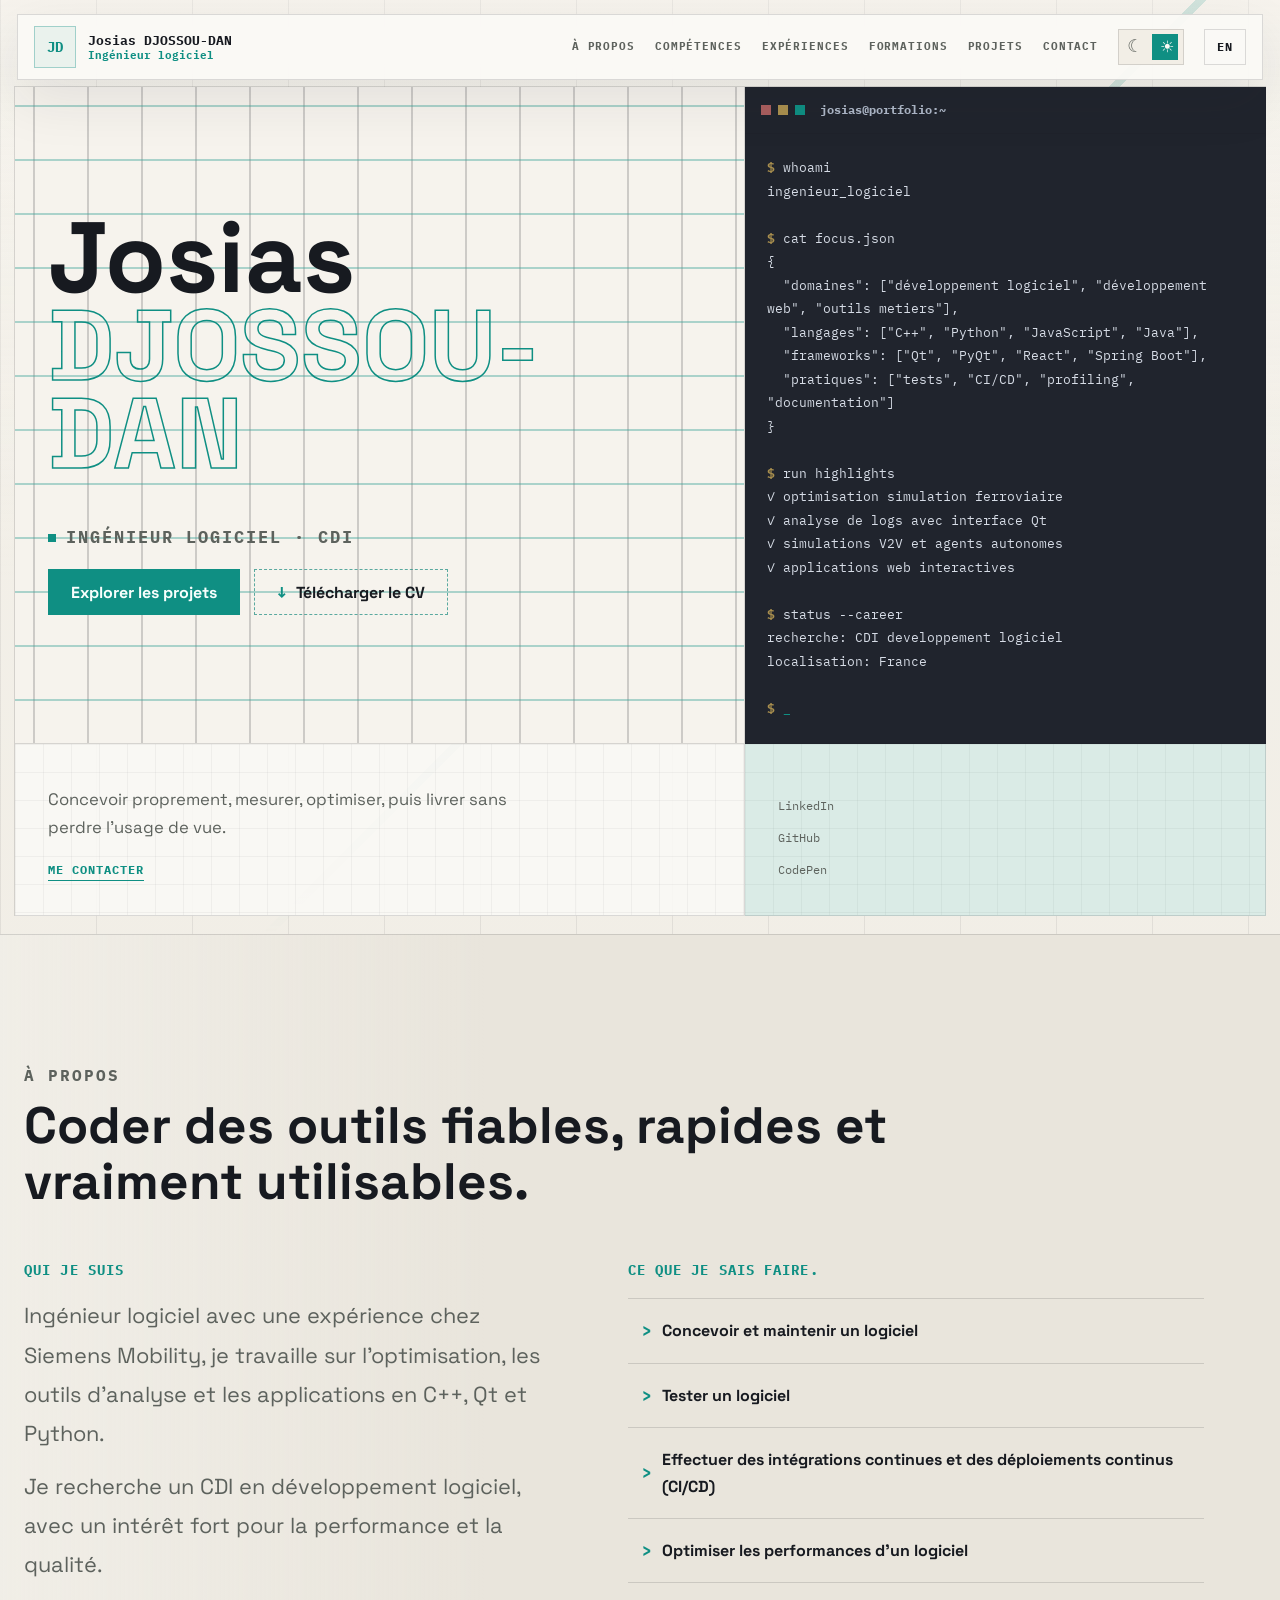
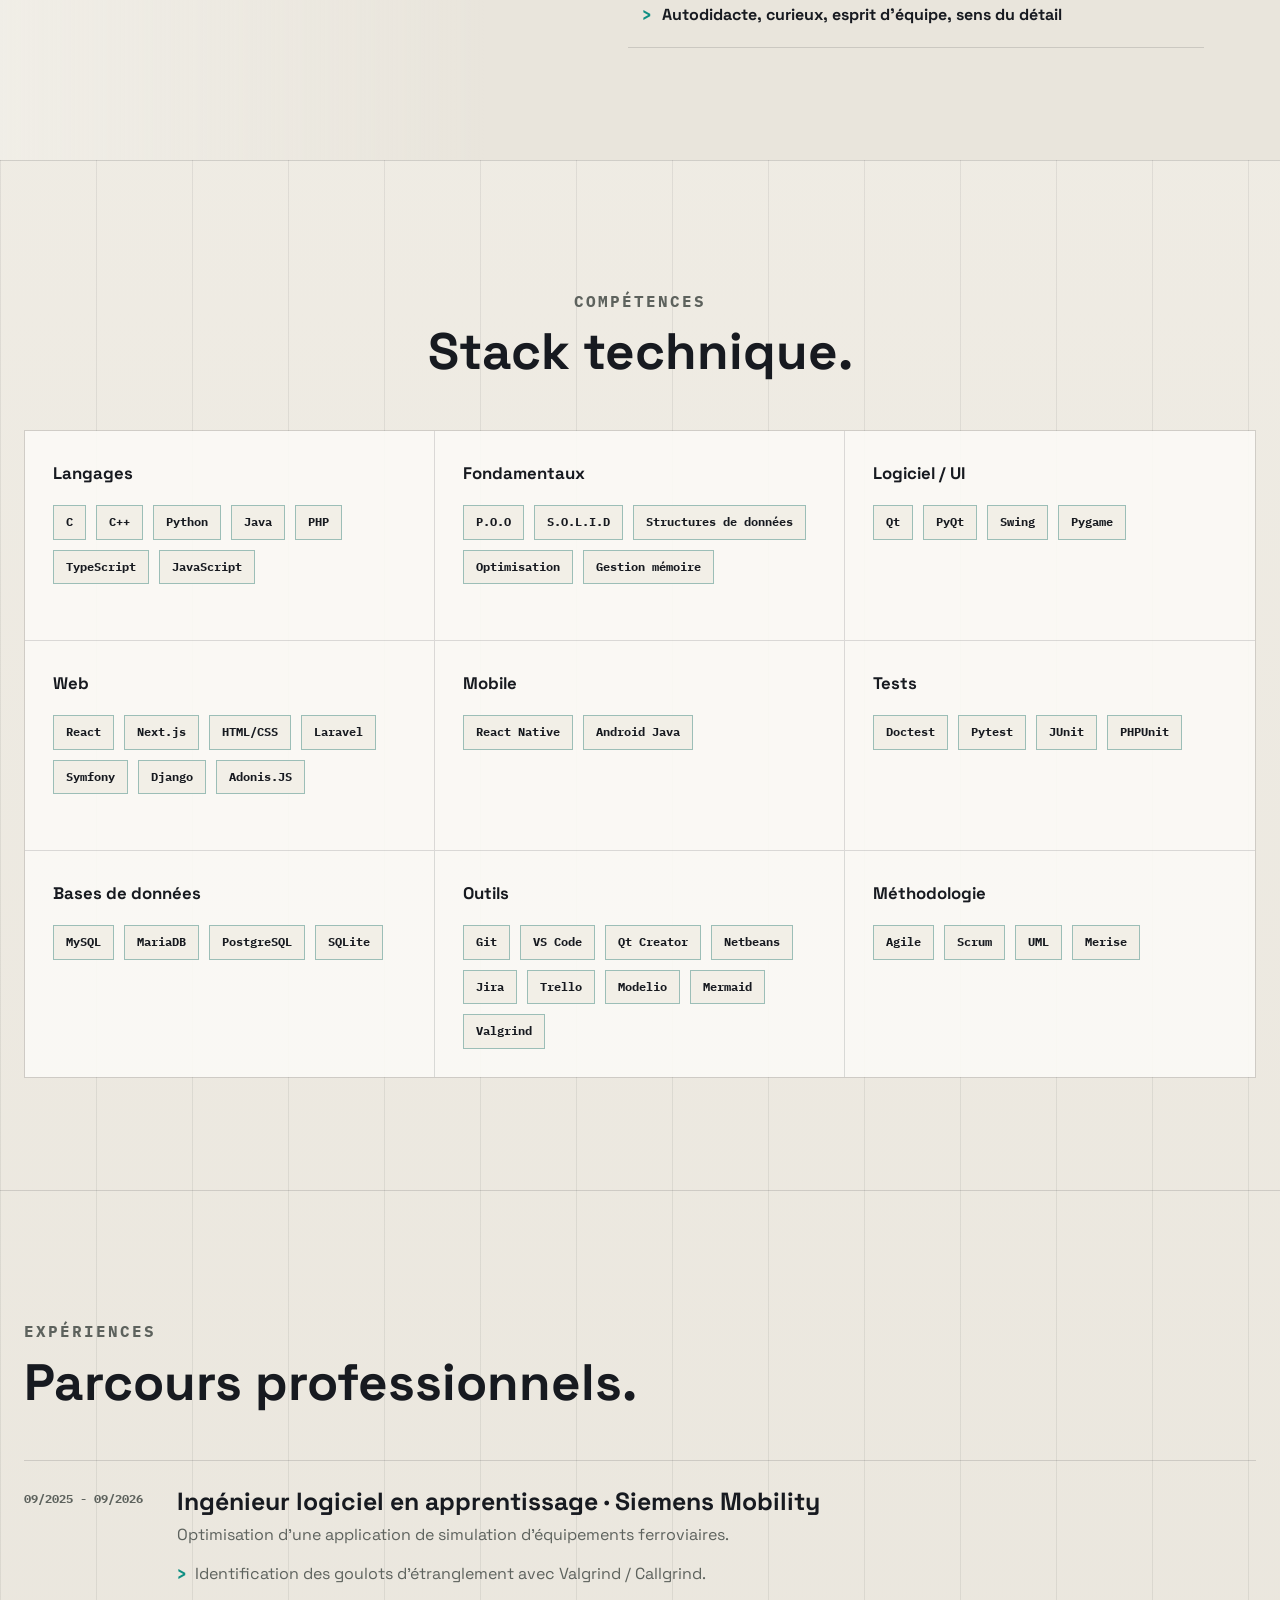
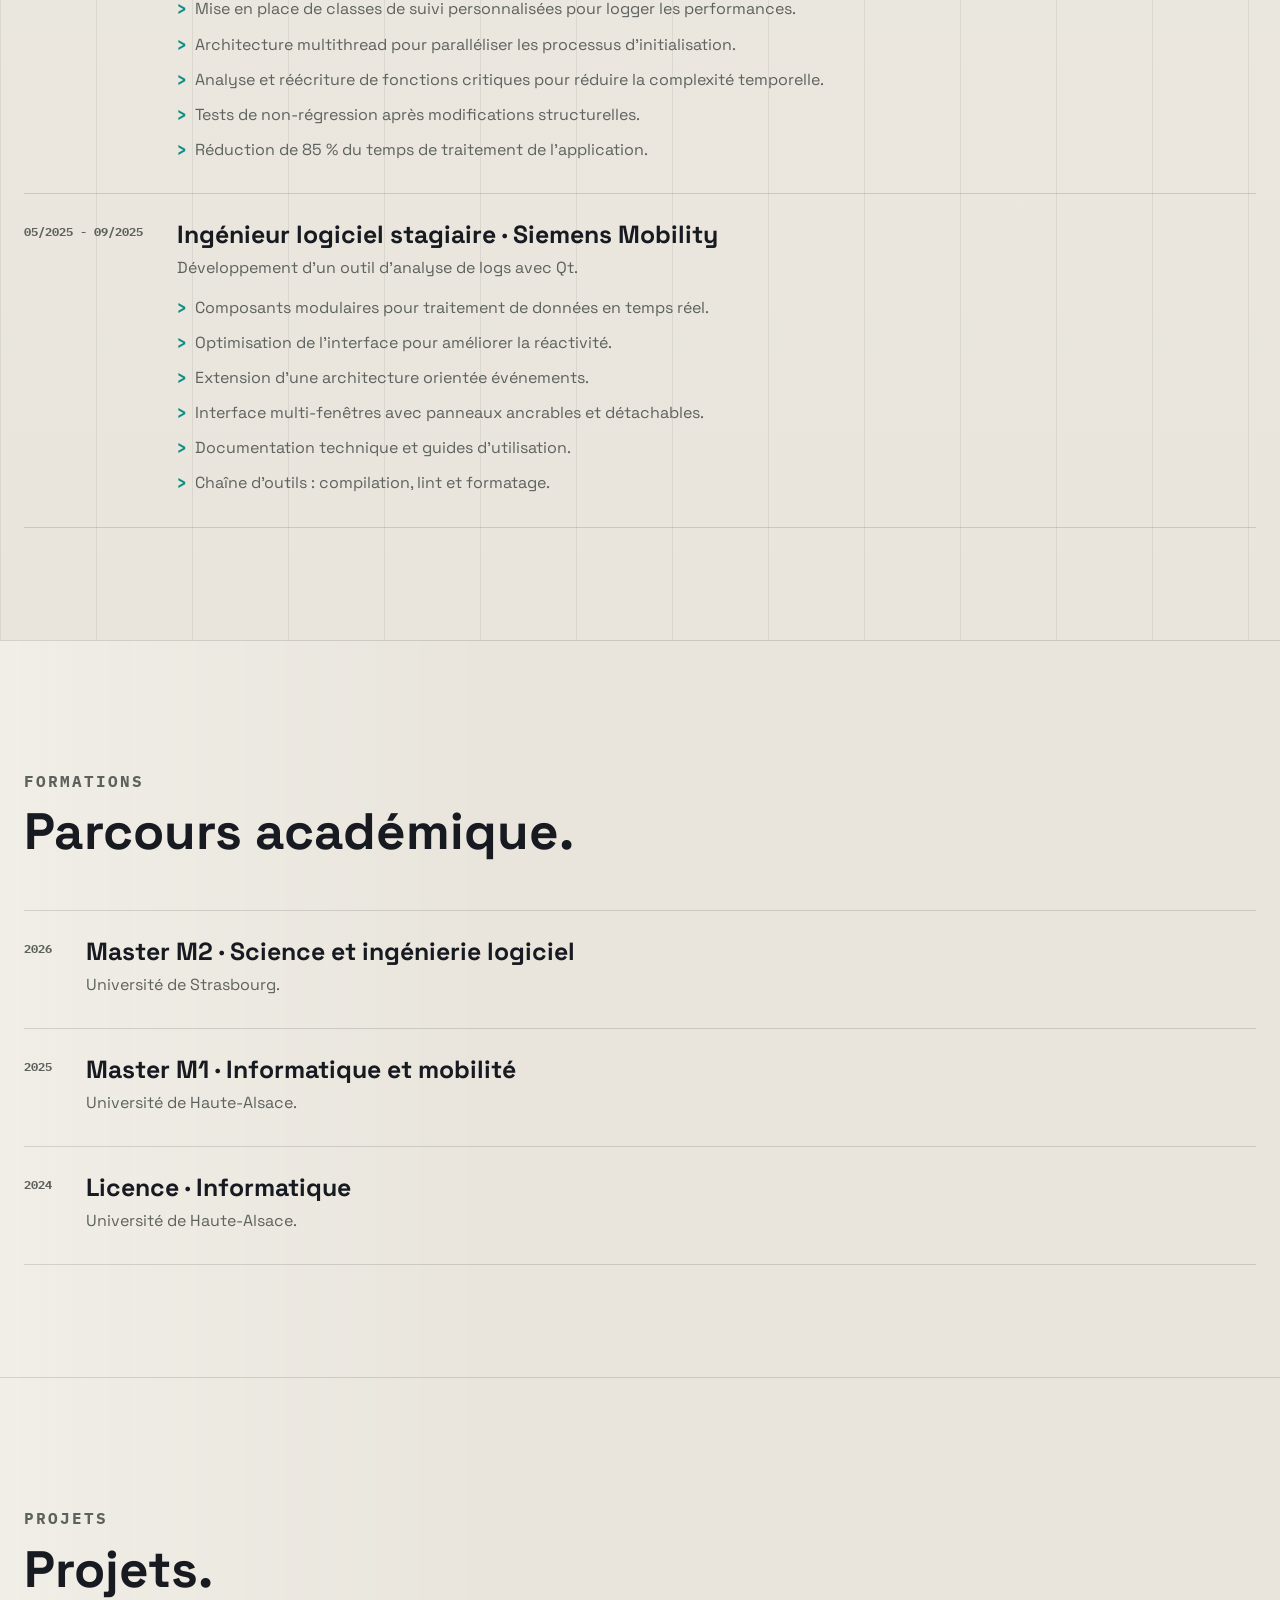
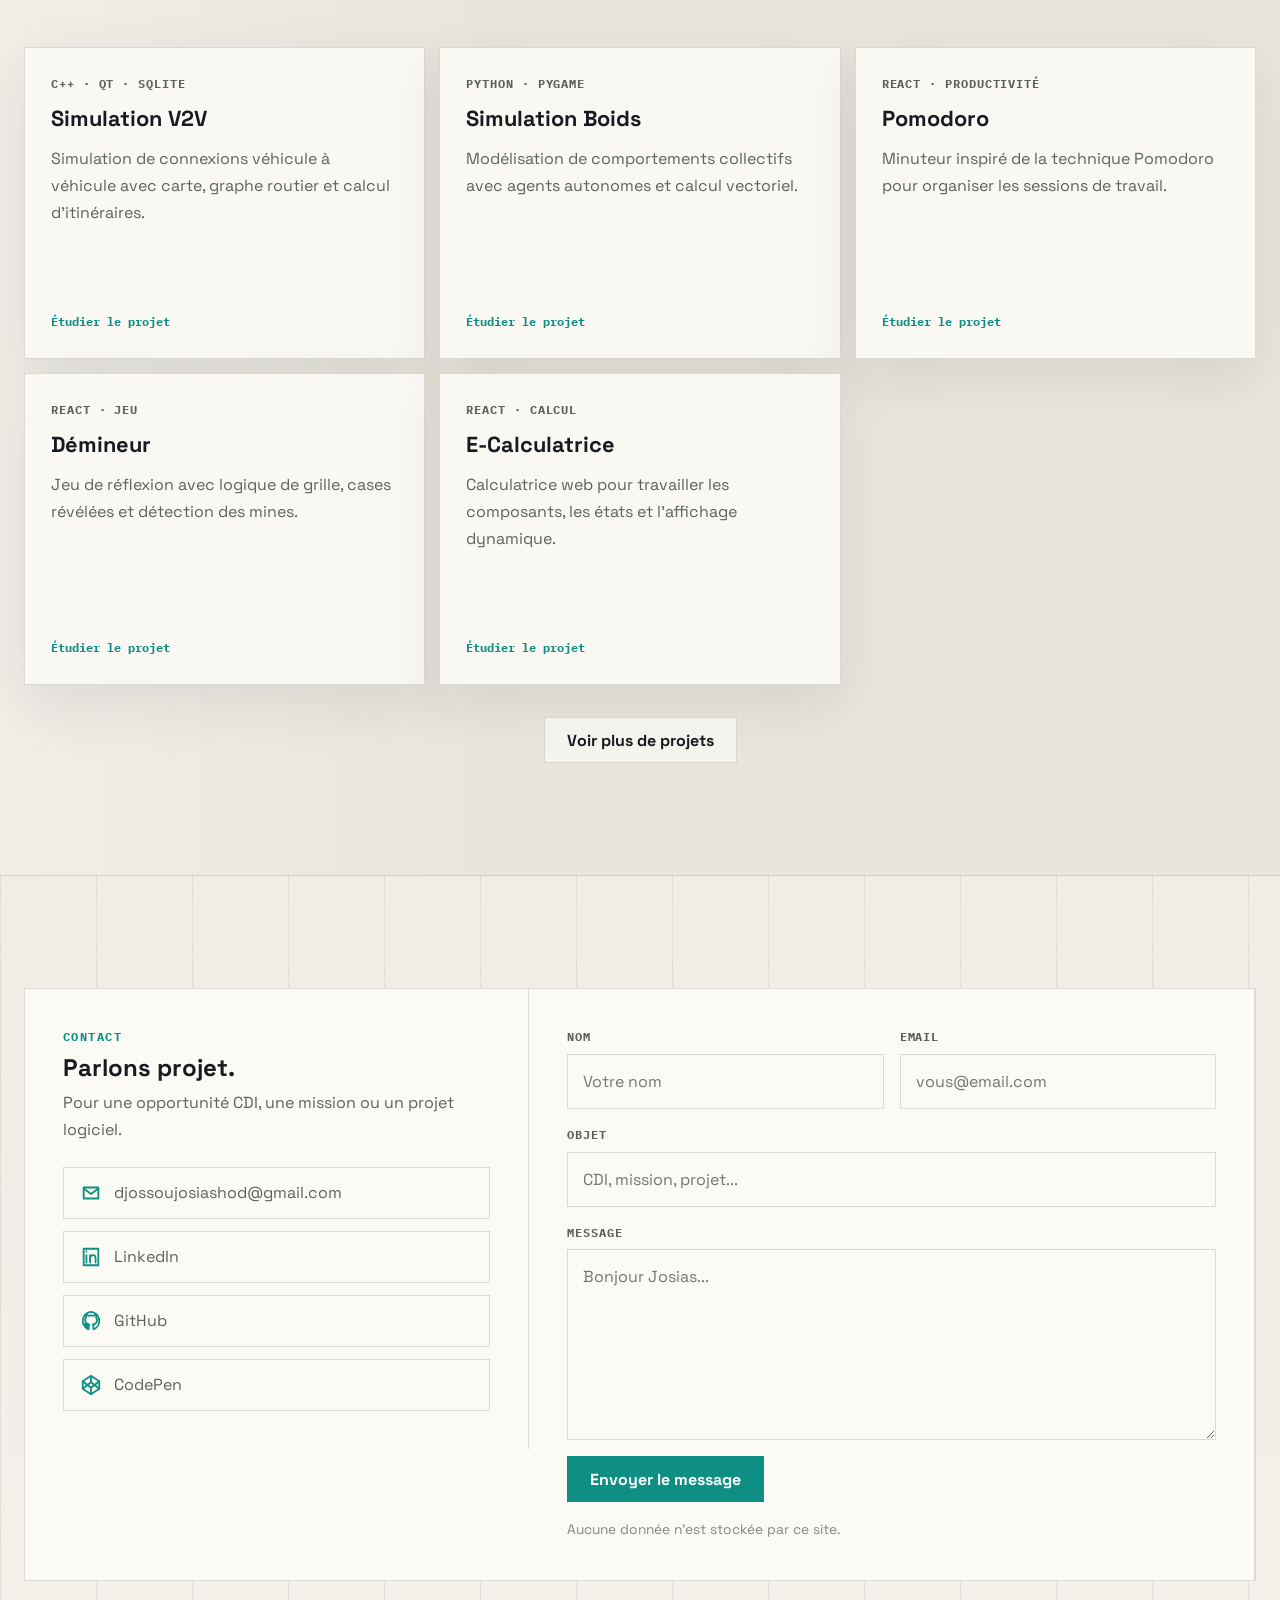
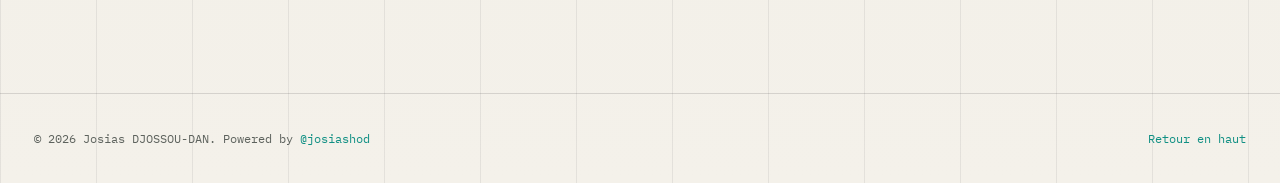
<file: index.html>
<!DOCTYPE html>
<html lang="fr">

<head>
  <meta charset="UTF-8">
  <meta name="viewport" content="width=device-width, initial-scale=1.0">
  <meta http-equiv="X-UA-Compatible" content="ie=edge">
  <meta name="description" content="Portfolio de Josias DJOSSOU-DAN, ingénieur logiciel spécialisé en C++, Qt, Python, optimisation, outils métiers et applications web.">
  <meta name="author" content="Josias DJOSSOU-DAN">
  <meta name="robots" content="index, follow">
  <meta name="theme-color" content="#0f8f83">
  <link rel="canonical" href="https://josiashod.github.io/">
  <meta property="og:type" content="website">
  <meta property="og:site_name" content="Portfolio de Josias DJOSSOU-DAN">
  <meta property="og:title" content="Josias DJOSSOU-DAN | Ingénieur logiciel">
  <meta property="og:description" content="Portfolio de Josias DJOSSOU-DAN : projets logiciels, expériences, formations et compétences techniques.">
  <meta property="og:url" content="https://josiashod.github.io/">
  <meta property="og:locale" content="fr_FR">
  <meta name="twitter:card" content="summary">
  <meta name="twitter:title" content="Josias DJOSSOU-DAN | Ingénieur logiciel">
  <meta name="twitter:description" content="Portfolio de Josias DJOSSOU-DAN : projets logiciels, expériences, formations et compétences techniques.">
  <title>Josias DJOSSOU-DAN | Portfolio</title>
  <link rel="preconnect" href="https://fonts.googleapis.com">
  <link rel="preconnect" href="https://fonts.gstatic.com" crossorigin>
  <link
    href="https://fonts.googleapis.com/css2?family=IBM+Plex+Mono:wght@400;500;700&family=Space+Grotesk:wght@400;500;600;700&display=swap"
    rel="stylesheet">
  <link rel="stylesheet" href="css/style.css">
  <link rel="icon" href="data:image/svg+xml,<svg xmlns='http://www.w3.org/2000/svg' viewBox='0 0 32 32'><rect width='32' height='32' rx='0' fill='%230f8f83b3'/><text x='50%25' y='50%25' dominant-baseline='central' text-anchor='middle' font-family='monospace' font-weight='700' font-size='13' fill='%23fff'>JD</text></svg>" type="image/svg+xml">
  <script type="application/ld+json">
    {
      "@context": "https://schema.org",
      "@type": "Person",
      "name": "Josias DJOSSOU-DAN",
      "jobTitle": "Ingénieur logiciel",
      "url": "https://josiashod.github.io/",
      "sameAs": [
        "https://github.com/josiashod",
        "https://www.linkedin.com/in/josiashod/",
        "https://codepen.io/josiashod",
      ],
      "knowsAbout": ["C++", "Qt", "Python", "JavaScript", "React", "SQL", "optimisation logicielle", "CI/CD"]
    }
  </script>
</head>

<body>
  <header class="site-header">
    <a href="#home" class="brand header-profile" aria-label="Accueil">
      <span class="profile-avatar">JD</span>
      <span class="header-profile-text">
        <strong>Josias DJOSSOU-DAN</strong>
        <small data-i18n="role">Ingénieur logiciel</small>
      </span>
    </a>

    <button class="menu-toggle" type="button" aria-label="Ouvrir le menu" aria-expanded="false">
      <span></span>
      <span></span>
      <span></span>
    </button>

    <nav class="site-nav" aria-label="Navigation principale">
      <a href="#about" data-i18n="navAbout">À propos</a>
      <a href="#skills" data-i18n="navSkills">Compétences</a>
      <a href="#experience" data-i18n="navExperience">Expériences</a>
      <a href="#education" data-i18n="navEducation">Formations</a>
      <a href="#projects" data-i18n="navProjects">Projets</a>
      <a href="#contact" data-i18n="navContact">Contact</a>
      <button class="theme-switch nav-theme" type="button" data-theme-toggle aria-label="Changer le thème"><span class="theme-switch-track"><span class="theme-icon theme-icon-sun" aria-hidden="true"></span><span class="theme-icon theme-icon-moon" aria-hidden="true"></span><span class="theme-switch-thumb"></span></span></button>
      <button class="lang-switch" type="button" data-lang-toggle aria-label="Changer la langue">EN</button>
    </nav>
  </header>

  <main>
    <section class="hero" id="home">
      <div class="hero-bento">
        <article class="hero-cell hero-name-card reveal">
          <h1><span class="glitch-name" data-glitch="Josias">Josias</span> <strong class="glitch-name" data-glitch="DJOSSOU-DAN">DJOSSOU-DAN</strong></h1>

          <div class="hero-name-actions reveal">
            <p class="hero-kicker"><span class="hero-kicker-dot"></span><span data-i18n="heroKicker">Ingénieur logiciel · CDI</span></p>
            <div class="hero-actions">
              <a href="#projects" class="btn btn-primary" data-i18n="heroProjects">Explorer les projets</a>
              <a href="./assets/pdf/josias_djossou-dan_cv_fr.pdf" class="btn btn-cv" data-cv-link download
                data-i18n="heroCv">Télécharger le CV</a>
            </div>
          </div>
        </article>

        <aside class="hero-cell hero-terminal-card reveal" aria-label="Résumé du profil">
          <div class="terminal">
            <div class="terminal-top"><span></span><span></span><span></span><strong>josias@portfolio:~</strong></div>
            <pre data-terminal-output><b>$</b> whoami
ingenieur_logiciel

<b>$</b> cat focus.json
{
  "domaines": ["logiciel", "performance", "outils metiers"],
  "langages": ["C++", "Python", "JavaScript", "Java"],
  "pratiques": ["tests", "CI/CD", "profiling", "documentation"]
}

<b>$</b> run highlights
✓ optimisation simulation ferroviaire
✓ analyse de logs avec interface Qt
✓ simulations V2V et agents autonomes
✓ applications web interactives

<b>$</b> status --career
recherche: CDI developpement logiciel
localisation: France
mode: curieux + rigoureux + equipe</pre>
          </div>
        </aside>

        <div class="hero-cell hero-actions-card reveal">
          <p data-i18n-fr="Concevoir proprement, mesurer, optimiser, puis livrer sans perdre l'usage de vue." data-i18n-en="Design cleanly, measure, optimize, then ship without losing sight of usability.">Concevoir proprement, mesurer, optimiser, puis livrer sans perdre l'usage de vue.</p>
          <a href="#contact" class="hero-inline-link" data-i18n="heroContact">Me contacter</a>
        </div>

        <div class="hero-cell hero-social-card reveal">
          <div class="hero-socials" aria-label="Réseaux sociaux">
            <a href="https://www.linkedin.com/in/josiashod/" target="_blank" rel="noreferrer">LinkedIn</a>
            <a href="https://github.com/josiashod" target="_blank" rel="noreferrer">GitHub</a>
            <a href="https://codepen.io/josiashod" target="_blank" rel="noreferrer">CodePen</a>
          </div>
        </div>
      </div>
    </section>

    <section class="section alt" id="about">
      <div class="container">
        <div class="section-heading reveal">
          <p class="eyebrow" data-i18n="aboutEyebrow">À propos</p>
          <h2 data-i18n="aboutTitle">Coder des outils fiables, rapides et vraiment utilisables.</h2>
        </div>

        <div class="about-flat reveal">
          <div class="about-columns">
            <div class="about-intro">
              <h3 data-i18n="aboutWhoTitle">Qui je suis</h3>
              <p>
                <span data-i18n="aboutWhoText">Ingénieur logiciel avec une expérience chez Siemens Mobility, je
                  travaille sur l'optimisation, les outils d'analyse et les applications en C++, Qt et Python.</span>
              </p>
              <p data-i18n="aboutGoal">Je recherche un CDI en développement logiciel, avec un intérêt fort pour la
                performance et la qualité.</p>
            </div>

            <div class="about-know-how">
              <h3 data-i18n="knowHowTitle">Ce que je sais faire.</h3>
              <div class="know-how-list">
                <span data-i18n="knowHow1">Concevoir et maintenir un logiciel</span>
                <span data-i18n="knowHow2">Tester un logiciel</span>
                <span data-i18n="knowHow3">Effectuer des intégrations continues et des déploiements continus (CI/CD)</span>
                <span data-i18n="knowHow4">Optimiser les performances d'un logiciel</span>
                <span data-i18n="knowHow5">Autodidacte, curieux, esprit d'équipe, sens du détail</span>
              </div>
            </div>
          </div>
        </div>
      </div>
    </section>

    <section class="section" id="skills">
      <div class="container">
        <div class="section-heading center reveal">
          <p class="eyebrow" data-i18n="skillsEyebrow">Compétences</p>
          <h2 data-i18n="skillsTitle">Stack technique.</h2>
        </div>

        <div class="skills-grid skills-grid-dense">
          <article class="skill-card reveal">
            <h3 data-i18n-fr="Langages" data-i18n-en="Languages">Langages</h3>
            <div class="skill-badges">
              <span>C</span><span>C++</span><span>Python</span><span>Java</span><span>PHP</span><span>TypeScript</span><span>JavaScript</span>
            </div>
          </article>
          <article class="skill-card reveal">
            <h3 data-i18n-fr="Fondamentaux" data-i18n-en="Fundamentals">Fondamentaux</h3>
            <div class="skill-badges">
              <span data-i18n-fr="P.O.O" data-i18n-en="O.O.P">P.O.O</span><span>S.O.L.I.D</span><span data-i18n-fr="Structures de données" data-i18n-en="Data structures">Structures de
                données</span><span>Optimisation</span><span data-i18n-fr="Gestion mémoire" data-i18n-en="Memory management">Gestion mémoire</span>
            </div>
          </article>
          <article class="skill-card reveal">
            <h3 data-i18n-fr="Logiciel / UI" data-i18n-en="Software / UI">Logiciel / UI</h3>
            <div class="skill-badges">
              <span>Qt</span><span>PyQt</span><span>Swing</span><span>Pygame</span>
            </div>
          </article>
          <article class="skill-card reveal">
            <h3>Web</h3>
            <div class="skill-badges">
              <span>React</span><span>Next.js</span><span>HTML/CSS</span><span>Laravel</span><span>Symfony</span><span>Django</span><span>Adonis.JS</span>
            </div>
          </article>
          <article class="skill-card reveal">
            <h3>Mobile</h3>
            <div class="skill-badges">
              <span>React Native</span><span>Android Java</span></div>
          </article>
          <article class="skill-card reveal">
            <h3 data-i18n-fr="Tests" data-i18n-en="Testing">Tests</h3>
            <div class="skill-badges">
              <span>Doctest</span><span>Pytest</span><span>JUnit</span><span>PHPUnit</span></div>
          </article>
          <article class="skill-card reveal">
            <h3 data-i18n-fr="Bases de données" data-i18n-en="Databases">Bases de données</h3>
            <div class="skill-badges">
              <span>MySQL</span><span>MariaDB</span><span>PostgreSQL</span><span>SQLite</span>
            </div>
          </article>
          <article class="skill-card reveal">
            <h3 data-i18n-fr="Outils" data-i18n-en="Tools">Outils</h3>
            <div class="skill-badges">
              <span>Git</span><span>VS Code</span><span>Qt
                Creator</span><span>Netbeans</span><span>Jira</span><span>Trello</span><span>Modelio</span><span>Mermaid</span><span>Valgrind</span>
            </div>
          </article>
          <article class="skill-card reveal">
            <h3 data-i18n-fr="Méthodologie" data-i18n-en="Methodology">Méthodologie</h3>
            <div class="skill-badges">
              <span>Agile</span><span>Scrum</span><span>UML</span><span>Merise</span>
            </div>
          </article>
        </div>
      </div>
    </section>


    <section class="section" id="experience">
      <div class="container">
        <div class="section-heading reveal">
          <p class="eyebrow" data-i18n="experienceEyebrow">Expériences </p>
          <h2 data-i18n="experienceTitle">Parcours professionnels.</h2>
        </div>

        <div class="timeline-wrap">
          <article class="timeline-card reveal">
            <p class="timeline-date">09/2025 - 09/2026</p>
            <div class="timeline-item">
              <h3 data-i18n="exp1Title">Ingénieur logiciel en apprentissage · Siemens Mobility</h3>
              <p data-i18n="exp1Summary">Optimisation d'une application de simulation d'équipements ferroviaires.</p>
              <ul>
                <li data-i18n="exp1Item1">Identification des goulots d'étranglement avec Valgrind / Callgrind.</li>
                <li data-i18n="exp1Item2">Mise en place de classes de suivi personnalisées pour logger les performances.</li>
                <li data-i18n="exp1Item3">Architecture multithread pour paralléliser les processus d'initialisation.</li>
                <li data-i18n="exp1Item4">Analyse et réécriture de fonctions critiques pour réduire la complexité temporelle.</li>
                <li data-i18n="exp1Item5">Tests de non-régression après modifications structurelles.</li>
                <li data-i18n="exp1Item6">Réduction de 85 % du temps de traitement de l'application.</li>
              </ul>
            </div>
          </article>

          <article class="timeline-card reveal">
            <p class="timeline-date">05/2025 - 09/2025</p>
            <div class="timeline-item">
              <h3 data-i18n="exp2Title">Ingénieur logiciel stagiaire · Siemens Mobility</h3>
              <p data-i18n="exp2Summary">Développement d'un outil d'analyse de logs avec Qt.</p>
              <ul>
                <li data-i18n="exp2Item1">Composants modulaires pour traitement de données en temps réel.</li>
                <li data-i18n="exp2Item2">Optimisation de l'interface pour améliorer la réactivité.</li>
                <li data-i18n="exp2Item3">Extension d'une architecture orientée événements.</li>
                <li data-i18n="exp2Item4">Interface multi-fenêtres avec panneaux ancrables et détachables.</li>
                <li data-i18n="exp2Item5">Documentation technique et guides d'utilisation.</li>
                <li data-i18n="exp2Item6">Chaîne d'outils : compilation, lint et formatage.</li>
              </ul>
            </div>
          </article>
        </div>
      </div>
    </section>

    <section class="section alt" id="education">
      <div class="container">
        <div class="section-heading reveal">
          <p class="eyebrow" data-i18n="educationEyebrow">Formations</p>
          <h2 data-i18n="educationTitle">Parcours académique.</h2>
        </div>

        <div class="timeline-wrap">
          <article class="timeline-card reveal">
            <p class="timeline-date">2026</p>
            <div class="timeline-item">
              <h3 data-i18n-fr="Master M2 · Science et ingénierie logiciel" data-i18n-en="Master's Year 2 · Software Science and Engineering">Master M2 · Science et ingénierie logiciel</h3>
              <p data-i18n-fr="Université de Strasbourg." data-i18n-en="University of Strasbourg.">Université de Strasbourg.</p>
            </div>
          </article>

          <article class="timeline-card reveal">
            <p class="timeline-date">2025</p>
            <div class="timeline-item">
              <h3 data-i18n-fr="Master M1 · Informatique et mobilité" data-i18n-en="Master's Year 1 · Computer Science and Mobility">Master M1 · Informatique et mobilité</h3>
              <p data-i18n-fr="Université de Haute-Alsace." data-i18n-en="University of Haute-Alsace.">Université de Haute-Alsace.</p>
            </div>
          </article>

          <article class="timeline-card reveal">
            <p class="timeline-date">2024</p>
            <div class="timeline-item">
              <h3 data-i18n-fr="Licence · Informatique" data-i18n-en="Bachelor's degree · Computer Science">Licence · Informatique</h3>
              <p data-i18n-fr="Université de Haute-Alsace." data-i18n-en="University of Haute-Alsace.">Université de Haute-Alsace.</p>
            </div>
          </article>
        </div>
      </div>
    </section>

    <section class="section alt" id="projects">
      <div class="container">
        <div class="section-heading reveal">
          <p class="eyebrow" data-i18n="projectsEyebrow">Projets</p>
          <h2 data-i18n="projectsTitle">Projets.</h2>
        </div>

        <div class="projects-grid">
          <article class="project-card simple reveal">
            <div class="project-body">
              <p class="project-type">C++ · Qt · SQLite</p>
              <h3>Simulation V2V</h3>
              <p data-i18n-fr="Simulation de connexions véhicule à véhicule avec carte, graphe routier et calcul d'itinéraires." data-i18n-en="Vehicle-to-vehicle connection simulation with map rendering, road graph and route calculation.">Simulation de connexions véhicule à véhicule avec carte, graphe routier et calcul d'itinéraires.</p>
              <a href="./v2v.html"><span data-i18n="studyProject">Étudier le projet</span></a>
            </div>
          </article>

          <article class="project-card simple reveal">
            <div class="project-body">
              <p class="project-type">Python · Pygame</p>
              <h3>Simulation Boids</h3>
              <p data-i18n-fr="Modélisation de comportements collectifs avec agents autonomes et calcul vectoriel." data-i18n-en="Collective behavior modeling with autonomous agents and vector calculations.">Modélisation de comportements collectifs avec agents autonomes et calcul vectoriel.</p>
              <a href="./boids.html"><span data-i18n="studyProject">Étudier le projet</span></a>
            </div>
          </article>

          <article class="project-card simple reveal">
            <div class="project-body">
              <p class="project-type" data-i18n-fr="React · Productivité" data-i18n-en="React · Productivity">React · Productivité</p>
              <h3>Pomodoro</h3>
              <p data-i18n-fr="Minuteur inspiré de la technique Pomodoro pour organiser les sessions de travail." data-i18n-en="Timer inspired by the Pomodoro technique to organize focused work sessions.">Minuteur inspiré de la technique Pomodoro pour organiser les sessions de travail.</p>
              <a href="./pomodoro.html"><span data-i18n="studyProject">Étudier le projet</span></a>
            </div>
          </article>

          <article class="project-card simple reveal">
            <div class="project-body">
              <p class="project-type" data-i18n-fr="React · Jeu" data-i18n-en="React · Game">React · Jeu</p>
              <h3 data-i18n-fr="Démineur" data-i18n-en="Minesweeper">Démineur</h3>
              <p data-i18n-fr="Jeu de réflexion avec logique de grille, cases révélées et détection des mines." data-i18n-en="Puzzle game with grid logic, revealed cells and mine detection.">Jeu de réflexion avec logique de grille, cases révélées et détection des mines.</p>
              <a href="./minesweeper.html"><span data-i18n="studyProject">Étudier le projet</span></a>
            </div>
          </article>

          <article class="project-card simple reveal">
            <div class="project-body">
              <p class="project-type" data-i18n-fr="React · Calcul" data-i18n-en="React · Calculator">React · Calcul</p>
              <h3 data-i18n-fr="E-Calculatrice" data-i18n-en="E-Calculator">E-Calculatrice</h3>
              <p data-i18n-fr="Calculatrice web pour travailler les composants, les états et l'affichage dynamique." data-i18n-en="Web calculator focused on components, state management and dynamic rendering.">Calculatrice web pour travailler les composants, les états et l'affichage dynamique.</p>
              <a href="./calculatrice.html"><span data-i18n="studyProject">Étudier le projet</span></a>
            </div>
          </article>
        </div>

        <div class="projects-more reveal">
          <a href="./projects.html" class="btn btn-ghost" data-i18n="moreProjects">Voir plus de projets</a>
        </div>
      </div>
    </section>

    <section class="section" id="contact">
      <div class="container contact-layout">
        <div class="contact-card reveal">
          <p class="eyebrow" data-i18n="contactEyebrow">Contact</p>
          <h2 data-i18n="contactTitle">Parlons projet logiciel.</h2>
          <p class="contact-intro">
            <span data-i18n="contactIntro">Pour une opportunité.</span>
          </p>

          <div class="contact-list">
            <a href="mailto:djossoujosiashod@gmail.com">
              <svg viewBox="0 0 24 24" aria-hidden="true">
                <path d="M4 6h16v12H4z"></path>
                <path d="m4 7 8 6 8-6"></path>
              </svg>
              <span>djossoujosiashod@gmail.com</span>
            </a>
            <a href="https://www.linkedin.com/in/josiashod/" target="_blank" rel="noreferrer">
              <svg viewBox="0 0 24 24" aria-hidden="true">
                <path d="M7 10v8"></path>
                <path d="M7 6v.01"></path>
                <path d="M11 18v-8"></path>
                <path d="M11 14c0-2.4 1.3-4 3.4-4 2 0 2.6 1.3 2.6 3.5V18"></path>
                <path d="M4 3h16v18H4z"></path>
              </svg>
              <span>LinkedIn</span>
            </a>
            <a href="https://github.com/josiashod" target="_blank" rel="noreferrer">
              <svg viewBox="0 0 24 24" aria-hidden="true">
                <path
                  d="M12 2a10 10 0 0 0-3.2 19c.5.1.7-.2.7-.5v-2c-2.8.6-3.4-1.1-3.4-1.1-.5-1.1-1.1-1.4-1.1-1.4-.9-.6.1-.6.1-.6 1 0 1.6 1 1.6 1 .9 1.5 2.4 1.1 2.9.8.1-.6.4-1.1.7-1.3-2.2-.3-4.6-1.1-4.6-5A3.9 3.9 0 0 1 6.7 8c-.1-.3-.5-1.3.1-2.7 0 0 .9-.3 2.8 1a9.6 9.6 0 0 1 5 0c1.9-1.3 2.8-1 2.8-1 .6 1.4.2 2.4.1 2.7a3.9 3.9 0 0 1 1 2.8c0 3.9-2.4 4.7-4.6 5 .4.3.7 1 .7 2v2.7c0 .3.2.6.7.5A10 10 0 0 0 12 2Z">
                </path>
              </svg>
              <span>GitHub</span>
            </a>
            <a href="https://codepen.io/josiashod" target="_blank" rel="noreferrer">
              <svg viewBox="0 0 24 24" aria-hidden="true">
                <path d="m12 2 9 6v8l-9 6-9-6V8z"></path>
                <path d="m12 2v7"></path>
                <path d="m12 15v7"></path>
                <path d="m3 8 9 7 9-7"></path>
                <path d="m3 16 9-7 9 7"></path>
              </svg>
              <span>CodePen</span>
            </a>
          </div>
        </div>

        <form class="contact-card contact-form reveal" data-contact-form data-email="djossoujosiashod@gmail.com">
          <div class="form-row">
            <div class="field">
              <label for="name" data-i18n="formName">Nom</label>
              <input id="name" name="name" type="text" placeholder="Votre nom" data-i18n-placeholder="placeholderName"
                required>
            </div>
            <div class="field">
              <label for="email" data-i18n="formEmail">Email</label>
              <input id="email" name="email" type="email" placeholder="vous@email.com"
                data-i18n-placeholder="placeholderEmail" required>
            </div>
          </div>

          <div class="field">
            <label for="subject" data-i18n="formSubject">Objet</label>
            <input id="subject" name="subject" type="text" placeholder="CDI, mission, projet..."
              data-i18n-placeholder="placeholderSubject" required>
          </div>

          <div class="field">
            <label for="message" data-i18n="formMessage">Message</label>
            <textarea id="message" name="message" rows="6" placeholder="Bonjour Josias..."
              data-i18n-placeholder="placeholderMessage" required></textarea>
          </div>

          <div class="form-actions">
            <button class="btn btn-primary" type="submit" data-i18n="formSend">Envoyer le message</button>
          </div>
          <p class="form-note" data-i18n="formNote">Aucune donnée n'est stockée par ce site.</p>
        </form>
      </div>
    </section>
  </main>

  <footer class="site-footer">
    <p>© <span id="year"></span> Josias DJOSSOU-DAN. Powered by <a href="http://github.com/josiashod" target="_blank" rel="noopener noreferrer">@josiashod</a></p>
    <a href="#home">Retour en haut</a>
  </footer>

  <script src="./index.js"></script>
</body>

</html>
</file>
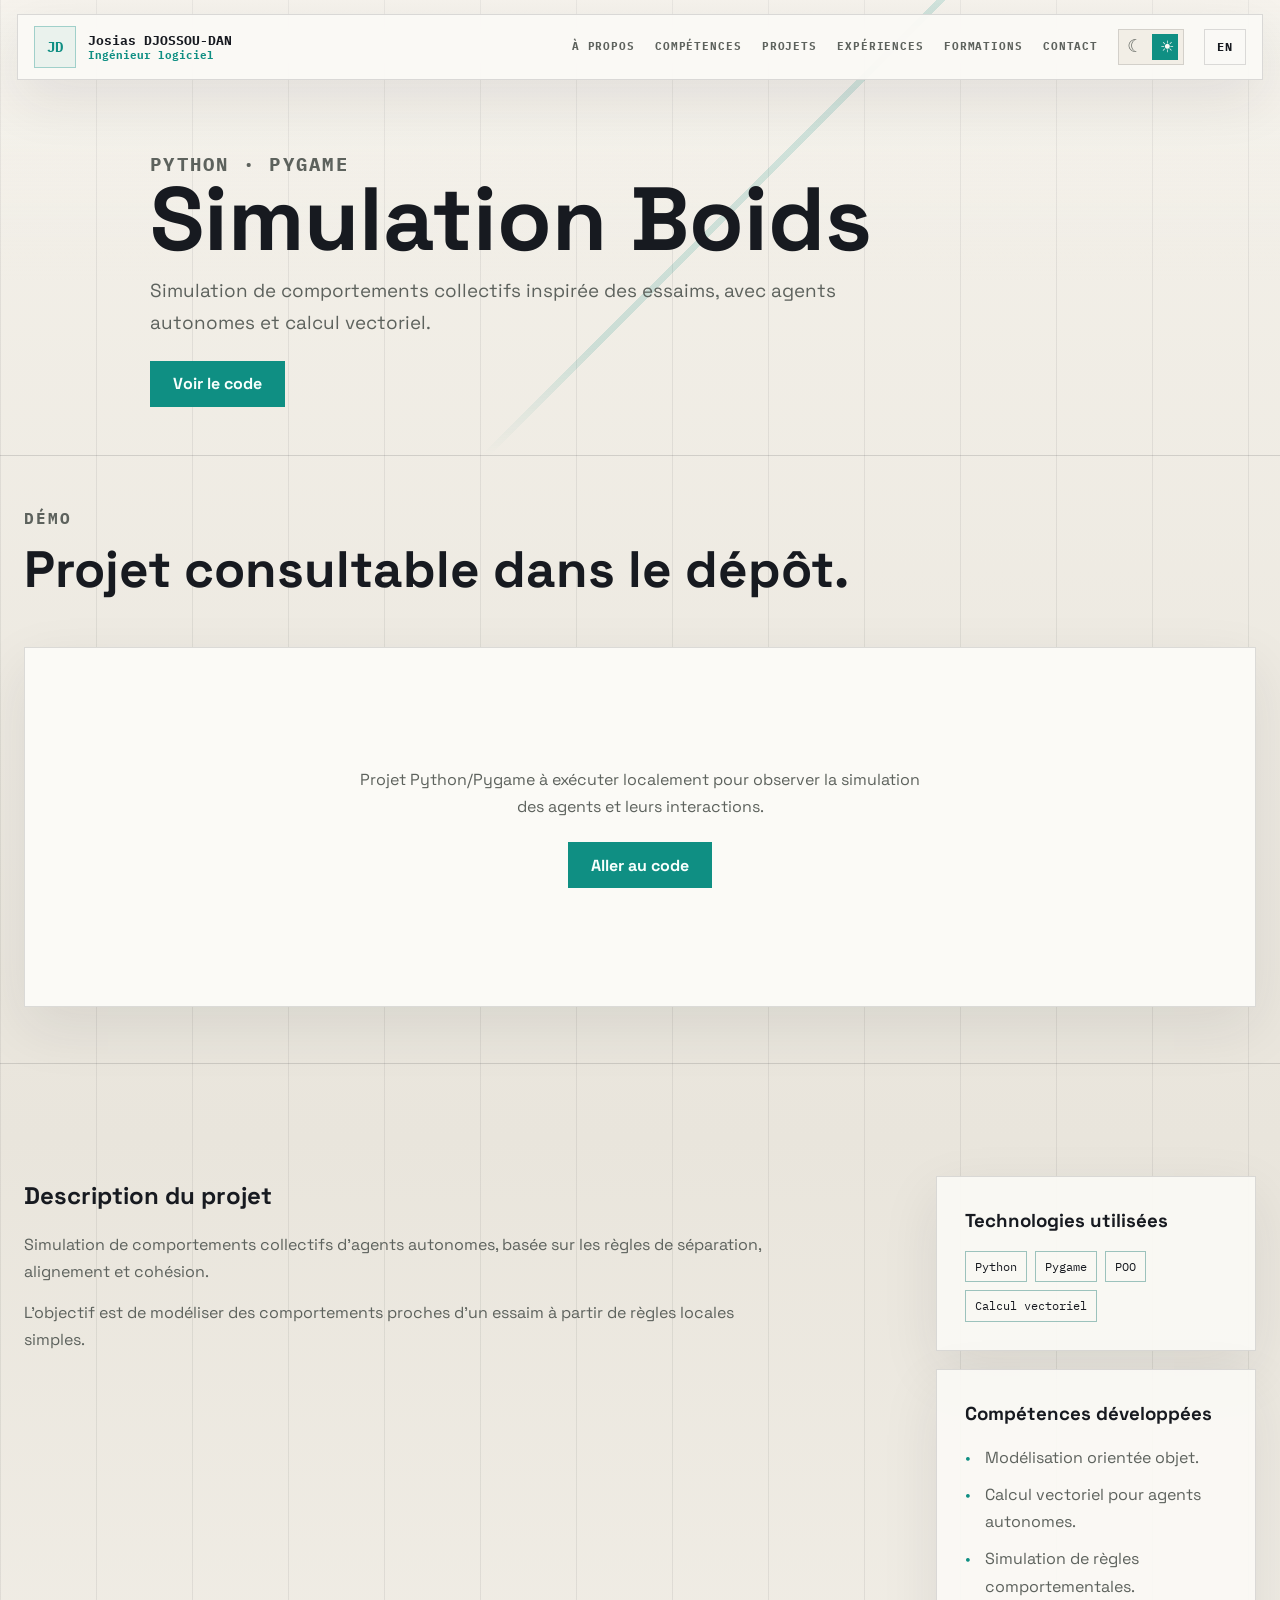
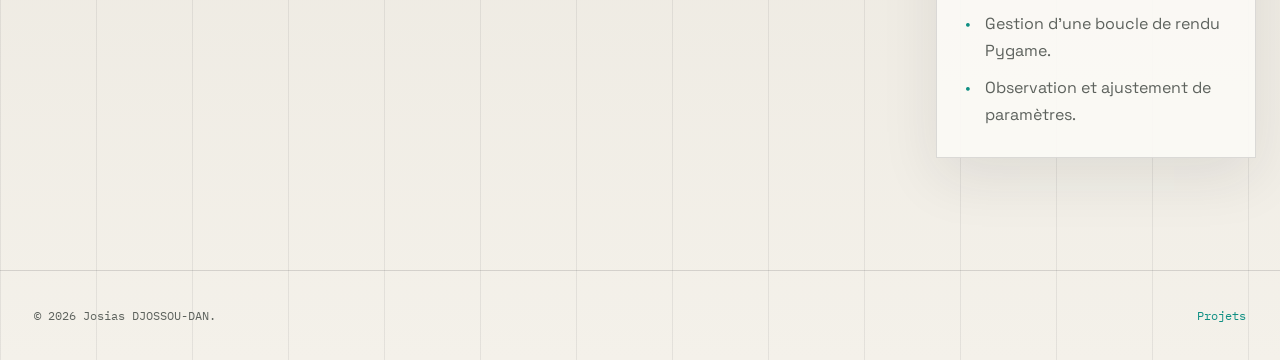
<file: boids.html>
<!DOCTYPE html>
<html lang="fr">

<head>
  <meta charset="UTF-8">
  <meta name="viewport" content="width=device-width, initial-scale=1.0">
  <title>Projet Boids | Josias DJOSSOU-DAN</title>
  <meta name="description" content="Étude du projet Boids de Josias DJOSSOU-DAN.">
  <meta name="author" content="Josias DJOSSOU-DAN">
  <meta name="robots" content="index, follow">
  <meta name="theme-color" content="#0f8f83">
  <link rel="canonical" href="https://josiashod.github.io/boids.html">
  <meta property="og:type" content="article">
  <meta property="og:site_name" content="Portfolio de Josias DJOSSOU-DAN">
  <meta property="og:title" content="Projet Boids | Josias DJOSSOU-DAN">
  <meta property="og:description" content="Simulation Boids en Python et Pygame pour modéliser des comportements collectifs d'agents autonomes.">
  <meta property="og:url" content="https://josiashod.github.io/boids.html">
  <meta property="og:locale" content="fr_FR">
  <meta name="twitter:card" content="summary">
  <meta name="twitter:title" content="Projet Boids | Josias DJOSSOU-DAN">
  <meta name="twitter:description" content="Simulation Boids en Python et Pygame pour modéliser des comportements collectifs.">
  <link rel="preconnect" href="https://fonts.googleapis.com">
  <link rel="preconnect" href="https://fonts.gstatic.com" crossorigin>
  <link href="https://fonts.googleapis.com/css2?family=IBM+Plex+Mono:wght@400;500;700&family=Space+Grotesk:wght@400;500;600;700&display=swap" rel="stylesheet">
  <link rel="stylesheet" href="css/style.css">
   <link rel="icon" href="data:image/svg+xml,<svg xmlns='http://www.w3.org/2000/svg' viewBox='0 0 32 32'><rect width='32' height='32' rx='6' fill='%230f8f83b3'/><text x='50%25' y='50%25' dominant-baseline='central' text-anchor='middle' font-family='monospace' font-weight='700' font-size='13' fill='%23fff'>JD</text></svg>" type="image/svg+xml">
</head>

<body>
  <header class="site-header">
    <a href="./index.html" class="brand header-profile" aria-label="Accueil"><span class="profile-avatar">JD</span><span class="header-profile-text"><strong>Josias DJOSSOU-DAN</strong><small data-i18n="role">Ingénieur logiciel</small></span></a>
    <button class="menu-toggle" type="button" aria-label="Ouvrir le menu" aria-expanded="false"><span></span><span></span><span></span></button>
    <nav class="site-nav" aria-label="Navigation principale">
      <a href="./index.html#about" data-i18n="navAbout">À propos</a><a href="./index.html#skills" data-i18n="navSkills">Compétences</a><a href="./index.html#projects" data-i18n="navProjects">Projets</a><a href="./index.html#experience" data-i18n="navExperience">Expériences</a><a href="./index.html#education" data-i18n="navEducation">Formations</a><a href="./index.html#contact"  data-i18n="navContact">Contact</a>
      <button class="theme-switch nav-theme" type="button" data-theme-toggle aria-label="Changer le thème"><span class="theme-switch-track"><span class="theme-icon theme-icon-sun" aria-hidden="true"></span><span class="theme-icon theme-icon-moon" aria-hidden="true"></span><span class="theme-switch-thumb"></span></span></button>
      <button class="lang-switch" type="button" data-lang-toggle aria-label="Changer la langue">EN</button>
    </nav>
  </header>

  <main>
    <section class="project-hero">
      <div class="container project-hero-layout">
        <div class="reveal">
          <p class="project-kicker">Python · Pygame</p>
          <h1>Simulation Boids</h1>
          <p data-i18n-fr="Simulation de comportements collectifs inspirée des essaims, avec agents autonomes et calcul vectoriel." data-i18n-en="Collective behavior simulation inspired by swarms, with autonomous agents and vector calculation.">Simulation de comportements collectifs inspirée des essaims, avec agents autonomes et calcul vectoriel.</p>
          <div class="project-actions"><a href="https://github.com/josiashod/boids" class="btn btn-primary" target="_blank" rel="noreferrer"><span data-i18n="viewCode">Voir le code</span></a></div>
        </div>
      </div>
    </section>

    <section class="section project-demo">
      <div class="container">
        <div class="section-heading reveal"><p class="eyebrow" data-i18n="demoEyebrow">Démo</p><h2 data-i18n="repoDemoTitle">Projet consultable dans le dépôt.</h2></div>
        <div class="demo-placeholder reveal">
          <div>
            <p data-i18n-fr="Projet Python/Pygame à exécuter localement pour observer la simulation des agents et leurs interactions." data-i18n-en="Python/Pygame project to run locally in order to observe the agent simulation and their interactions.">Projet Python/Pygame à exécuter localement pour observer la simulation des agents et leurs interactions.</p>
            <div class="project-actions demo-actions"><a href="https://github.com/josiashod/boids" class="btn btn-primary" target="_blank" rel="noreferrer"><span data-i18n="goCode">Aller au code</span></a></div>
          </div>
        </div>
      </div>
    </section>

    <section class="section">
      <div class="container project-detail-grid">
        <article class="project-copy reveal">
          <h2 data-i18n="projectDescription">Description du projet</h2>
          <p data-i18n-fr="Simulation de comportements collectifs d'agents autonomes, basée sur les règles de séparation, alignement et cohésion." data-i18n-en="Collective behavior simulation for autonomous agents, based on separation, alignment and cohesion rules.">Simulation de comportements collectifs d'agents autonomes, basée sur les règles de séparation, alignement et cohésion.</p>
          <p data-i18n-fr="L'objectif est de modéliser des comportements proches d'un essaim à partir de règles locales simples." data-i18n-en="The goal is to model swarm-like behavior from simple local rules.">L'objectif est de modéliser des comportements proches d'un essaim à partir de règles locales simples.</p>
        </article>
        <aside class="project-side">
          <div class="project-panel reveal"><h3 data-i18n="projectTech">Technologies utilisées</h3><div class="project-tags"><span>Python</span><span>Pygame</span><span data-i18n-fr="POO" data-i18n-en="OOP">POO</span><span data-i18n-fr="Calcul vectoriel" data-i18n-en="Vector math">Calcul vectoriel</span></div></div>
          <div class="project-panel reveal"><h3 data-i18n="projectSkills">Compétences développées</h3><ul class="detail-list"><li data-i18n-fr="Modélisation orientée objet." data-i18n-en="Object-oriented modeling.">Modélisation orientée objet.</li><li data-i18n-fr="Calcul vectoriel pour agents autonomes." data-i18n-en="Vector calculations for autonomous agents.">Calcul vectoriel pour agents autonomes.</li><li data-i18n-fr="Simulation de règles comportementales." data-i18n-en="Behavioral rule simulation.">Simulation de règles comportementales.</li><li data-i18n-fr="Gestion d'une boucle de rendu Pygame." data-i18n-en="Pygame rendering-loop management.">Gestion d'une boucle de rendu Pygame.</li><li data-i18n-fr="Observation et ajustement de paramètres." data-i18n-en="Observation and parameter tuning.">Observation et ajustement de paramètres.</li></ul></div>
        </aside>
      </div>
    </section>
  </main>

  <footer class="site-footer"><p>© <span id="year"></span> Josias DJOSSOU-DAN.</p><a href="./index.html#projects" data-i18n="navProjects"><span data-i18n="backProjects">Retour aux projets</span></a></footer>
  <script src="./index.js"></script>
</body>

</html>
</file>
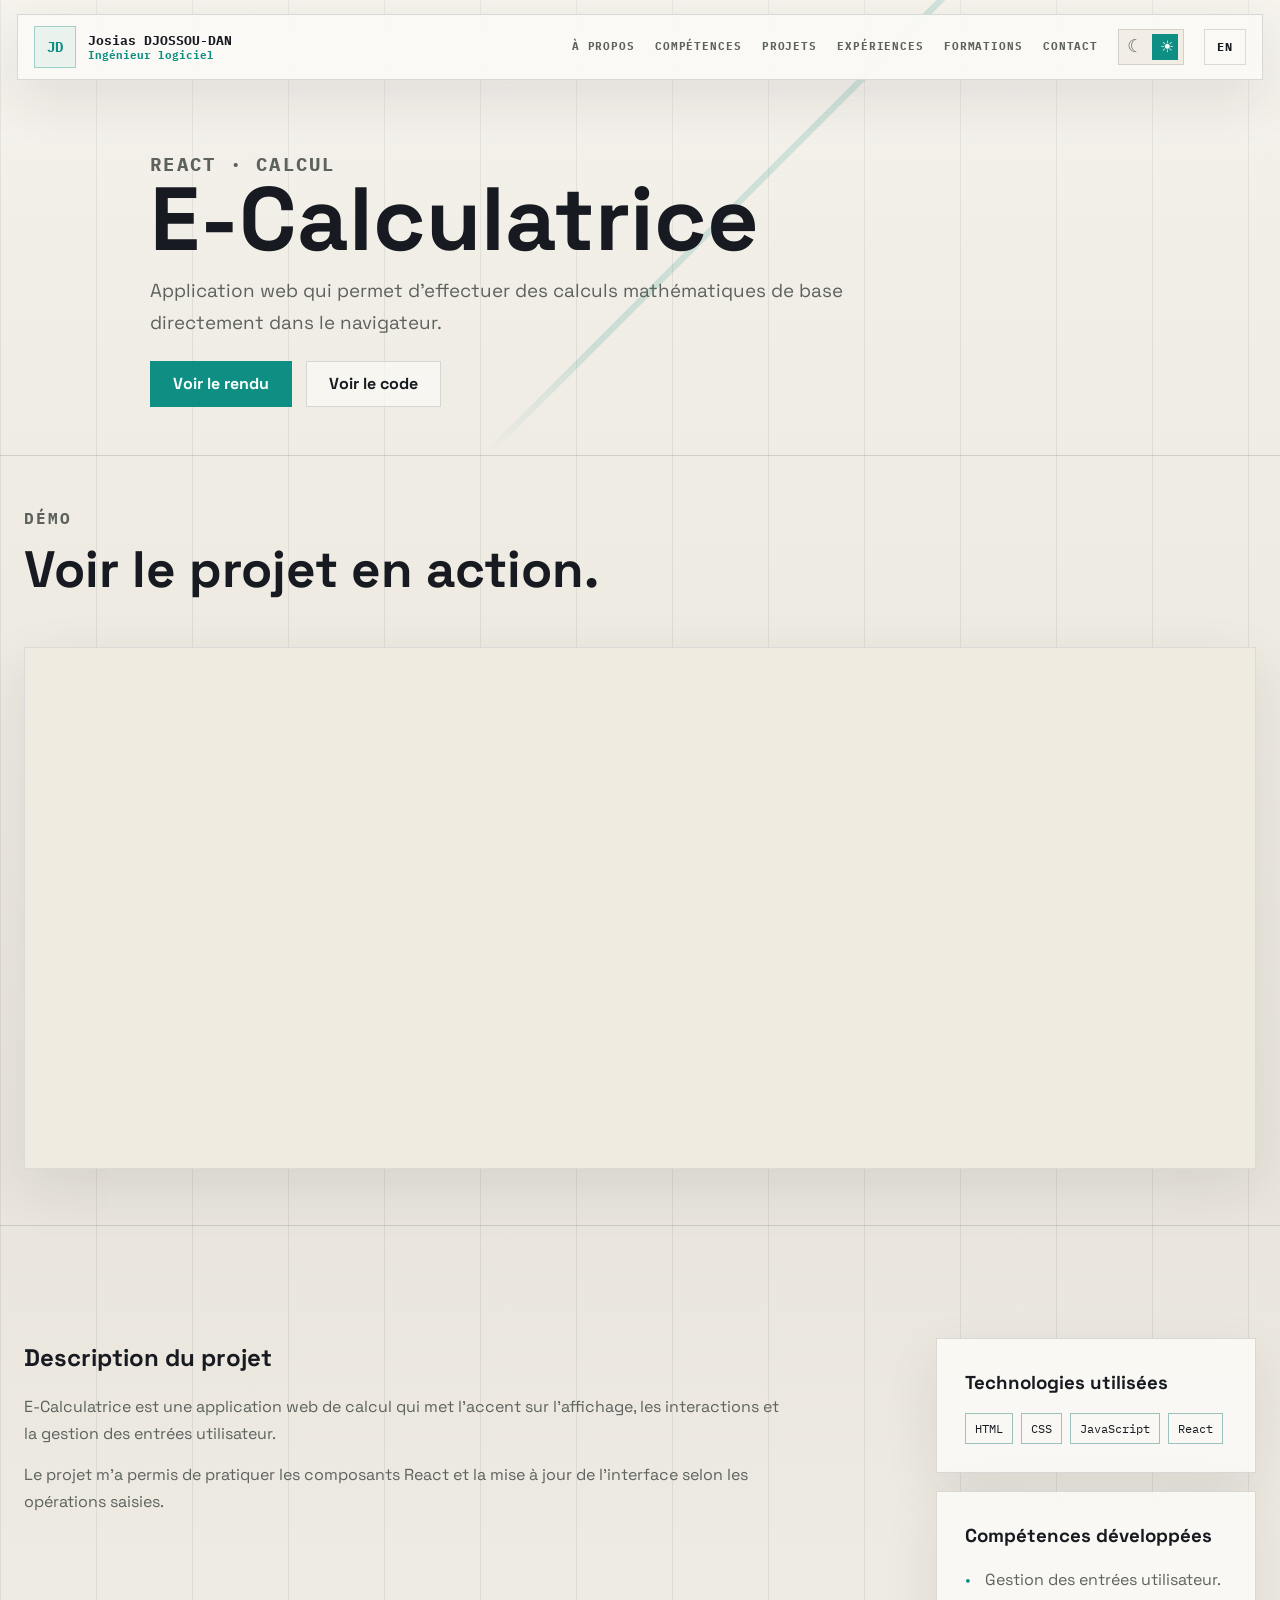
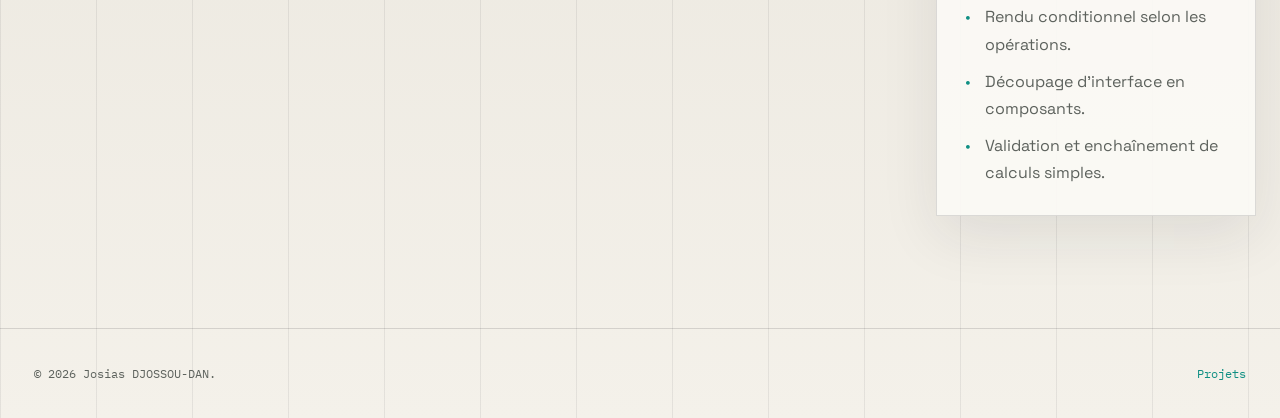
<file: calculatrice.html>
<!DOCTYPE html>
<html lang="fr">

<head>
  <meta charset="UTF-8">
  <meta name="viewport" content="width=device-width, initial-scale=1.0">
  <title>Projet E-Calculatrice | Josias DJOSSOU-DAN</title>
  <meta name="description" content="Étude du projet E-Calculatrice de Josias DJOSSOU-DAN.">
  <meta name="author" content="Josias DJOSSOU-DAN">
  <meta name="robots" content="index, follow">
  <meta name="theme-color" content="#0f8f83">
  <link rel="canonical" href="https://josiashod.github.io/calculatrice.html">
  <meta property="og:type" content="article">
  <meta property="og:site_name" content="Portfolio de Josias DJOSSOU-DAN">
  <meta property="og:title" content="Projet E-Calculatrice | Josias DJOSSOU-DAN">
  <meta property="og:description" content="Calculatrice web en React pour travailler les composants, les états et l'affichage dynamique.">
  <meta property="og:url" content="https://josiashod.github.io/calculatrice.html">
  <meta property="og:locale" content="fr_FR">
  <meta name="twitter:card" content="summary">
  <meta name="twitter:title" content="Projet E-Calculatrice | Josias DJOSSOU-DAN">
  <meta name="twitter:description" content="Calculatrice web en React avec composants, états et affichage dynamique.">
  <link rel="preconnect" href="https://fonts.googleapis.com">
  <link rel="preconnect" href="https://fonts.gstatic.com" crossorigin>
  <link href="https://fonts.googleapis.com/css2?family=IBM+Plex+Mono:wght@400;500;700&family=Space+Grotesk:wght@400;500;600;700&display=swap" rel="stylesheet">
  <link rel="stylesheet" href="css/style.css">
  <link rel="icon" href="data:image/svg+xml,<svg xmlns='http://www.w3.org/2000/svg' viewBox='0 0 32 32'><rect width='32' height='32' rx='6' fill='%230f8f83b3'/><text x='50%25' y='50%25' dominant-baseline='central' text-anchor='middle' font-family='monospace' font-weight='700' font-size='13' fill='%23fff'>JD</text></svg>" type="image/svg+xml">
</head>

<body>
  <header class="site-header">
    <a href="./index.html" class="brand header-profile" aria-label="Accueil"><span class="profile-avatar">JD</span><span class="header-profile-text"><strong>Josias DJOSSOU-DAN</strong><small data-i18n="role">Ingénieur logiciel</small></span></a>
    <button class="menu-toggle" type="button" aria-label="Ouvrir le menu" aria-expanded="false"><span></span><span></span><span></span></button>
    <nav class="site-nav" aria-label="Navigation principale">
      <a href="./index.html#about" data-i18n="navAbout">À propos</a><a href="./index.html#skills" data-i18n="navSkills">Compétences</a><a href="./index.html#projects" data-i18n="navProjects">Projets</a><a href="./index.html#experience" data-i18n="navExperience">Expériences</a><a href="./index.html#education" data-i18n="navEducation">Formations</a><a href="./index.html#contact"  data-i18n="navContact">Contact</a>
      <button class="theme-switch nav-theme" type="button" data-theme-toggle aria-label="Changer le thème"><span class="theme-switch-track"><span class="theme-icon theme-icon-sun" aria-hidden="true"></span><span class="theme-icon theme-icon-moon" aria-hidden="true"></span><span class="theme-switch-thumb"></span></span></button>
      <button class="lang-switch" type="button" data-lang-toggle aria-label="Changer la langue">EN</button>
    </nav>
  </header>

  <main>
    <section class="project-hero">
      <div class="container project-hero-layout">
        <div class="reveal">
          <p class="project-kicker" data-i18n-fr="React · Calcul" data-i18n-en="React · Calculator">React · Calcul</p>
          <h1 data-i18n-fr="E-Calculatrice" data-i18n-en="E-Calculator">E-Calculatrice</h1>
          <p data-i18n-fr="Application web qui permet d'effectuer des calculs mathématiques de base directement dans le navigateur." data-i18n-en="Web app for performing basic mathematical calculations directly in the browser.">Application web qui permet d'effectuer des calculs mathématiques de base directement dans le navigateur.</p>
          <div class="project-actions"><a href="https://codepen.io/josiashod/full/rNJzWQK" class="btn btn-primary" target="_blank" rel="noreferrer"><span data-i18n="viewDemo">Voir le rendu</span></a><a href="https://codepen.io/josiashod/pen/rNJzWQK" class="btn btn-ghost" target="_blank" rel="noreferrer"><span data-i18n="viewCode">Voir le code</span></a></div>
        </div>
      </div>
    </section>

    <section class="section project-demo">
      <div class="container">
        <div class="section-heading reveal"><p class="eyebrow" data-i18n="demoEyebrow">Démo</p><h2 data-i18n="demoTitle">Voir le projet en action.</h2></div>
        <div class="demo-frame reveal">
          <iframe src="https://codepen.io/josiashod/full/rNJzWQK" title="Démo E-Calculatrice" loading="lazy"></iframe>
        </div>
      </div>
    </section>

    <section class="section">
      <div class="container project-detail-grid">
        <article class="project-copy reveal">
          <h2 data-i18n="projectDescription">Description du projet</h2>
          <p data-i18n-fr="E-Calculatrice est une application web de calcul qui met l'accent sur l'affichage, les interactions et la gestion des entrées utilisateur." data-i18n-en="E-Calculator is a web calculator focused on display, interactions and user input handling.">E-Calculatrice est une application web de calcul qui met l'accent sur l'affichage, les interactions et la gestion des entrées utilisateur.</p>
          <p data-i18n-fr="Le projet m'a permis de pratiquer les composants React et la mise à jour de l'interface selon les opérations saisies." data-i18n-en="This project helped me practice React components and interface updates based on entered operations.">Le projet m'a permis de pratiquer les composants React et la mise à jour de l'interface selon les opérations saisies.</p>
        </article>
        <aside class="project-side">
          <div class="project-panel reveal"><h3 data-i18n="projectTech">Technologies utilisées</h3><div class="project-tags"><span>HTML</span><span>CSS</span><span>JavaScript</span><span>React</span></div></div>
          <div class="project-panel reveal"><h3 data-i18n="projectSkills">Compétences développées</h3><ul class="detail-list"><li data-i18n-fr="Gestion des entrées utilisateur." data-i18n-en="User input handling.">Gestion des entrées utilisateur.</li><li data-i18n-fr="Rendu conditionnel selon les opérations." data-i18n-en="Conditional rendering depending on operations.">Rendu conditionnel selon les opérations.</li><li data-i18n-fr="Découpage d'interface en composants." data-i18n-en="Breaking the interface into components.">Découpage d'interface en composants.</li><li data-i18n-fr="Validation et enchaînement de calculs simples." data-i18n-en="Validation and chaining of simple calculations.">Validation et enchaînement de calculs simples.</li></ul></div>
        </aside>
      </div>
    </section>
  </main>

  <footer class="site-footer"><p>© <span id="year"></span> Josias DJOSSOU-DAN.</p><a href="./index.html#projects" data-i18n="navProjects"><span data-i18n="backProjects">Retour aux projets</span></a></footer>
  <script src="./index.js"></script>
</body>

</html>
</file>
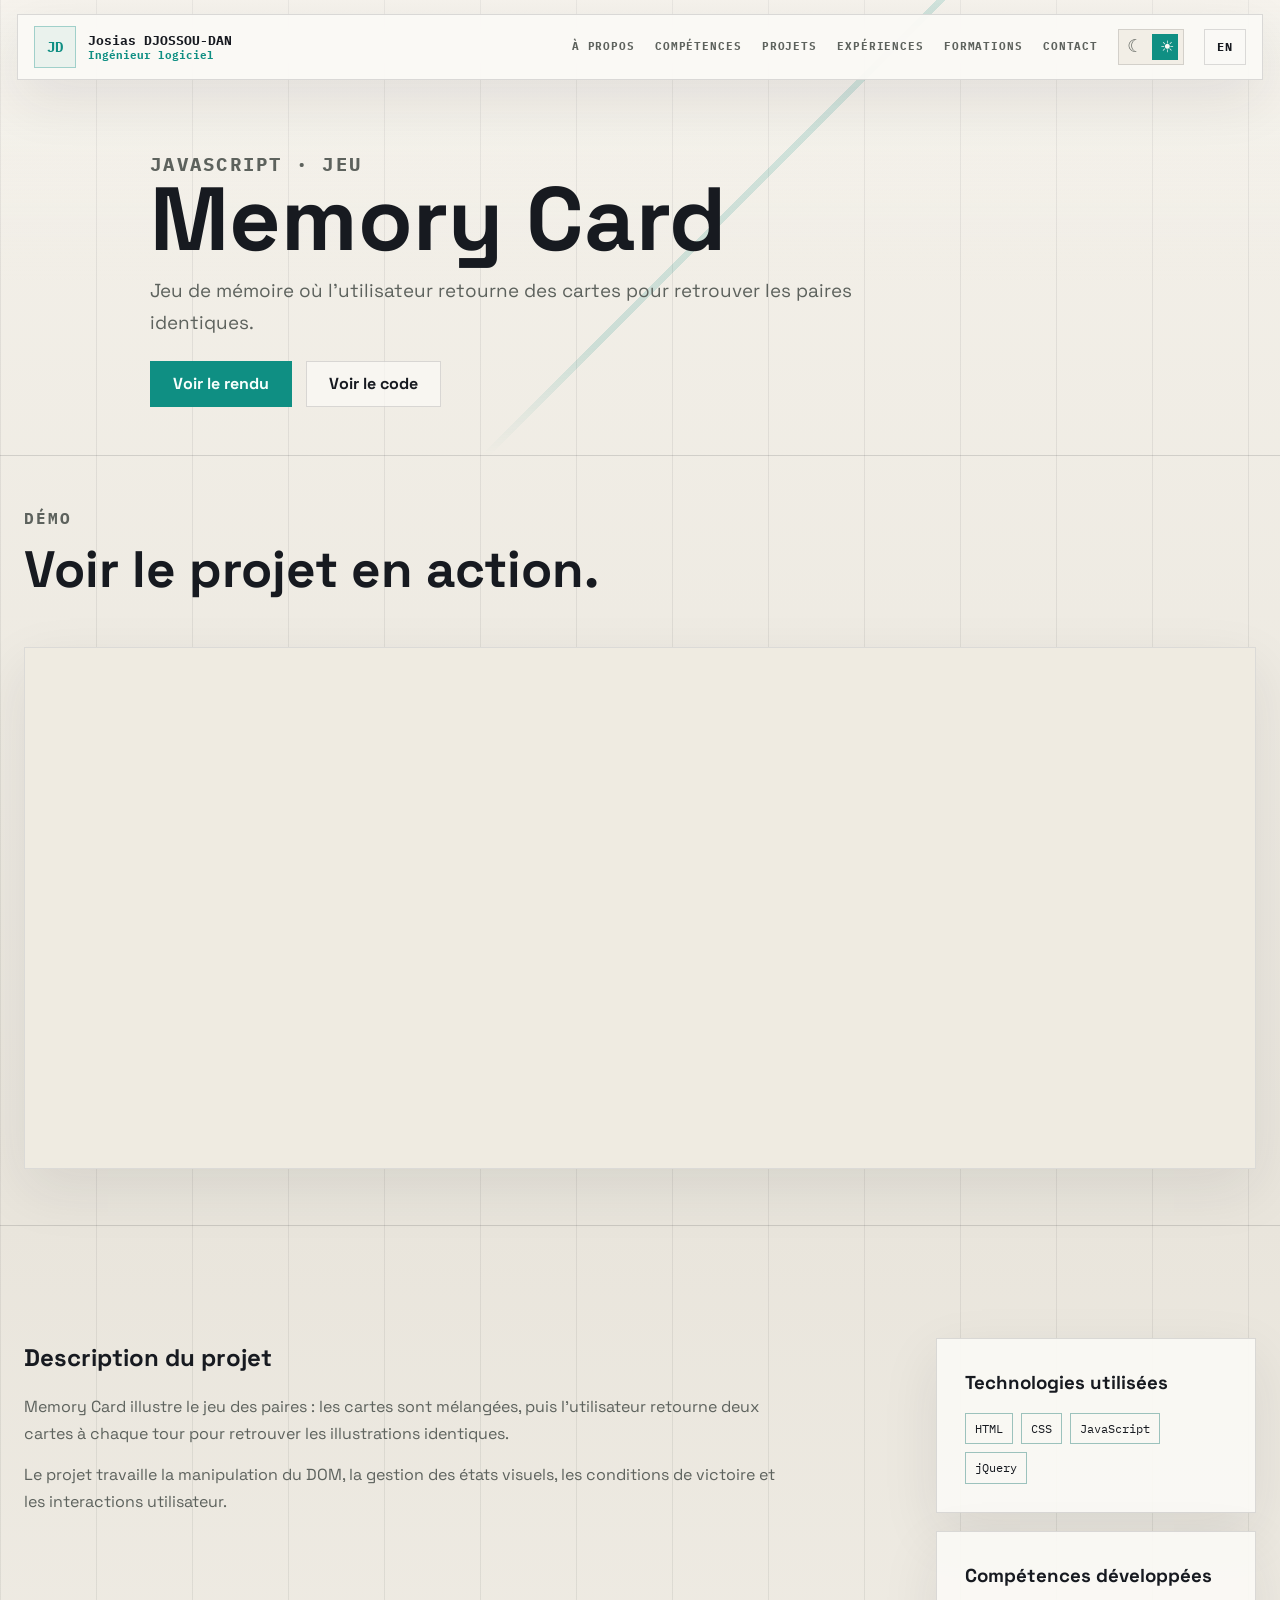
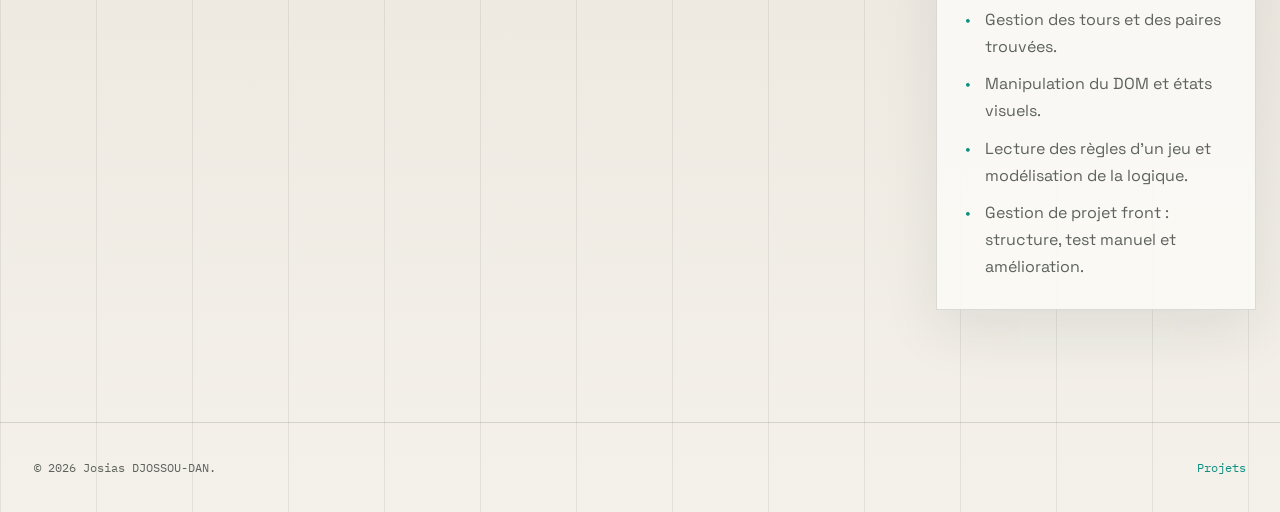
<file: memory_card.html>
<!DOCTYPE html>
<html lang="fr">

<head>
  <meta charset="UTF-8">
  <meta name="viewport" content="width=device-width, initial-scale=1.0">
  <title>Projet Memory Card | Josias DJOSSOU-DAN</title>
  <meta name="description" content="Étude du projet Memory Card de Josias DJOSSOU-DAN.">
  <meta name="author" content="Josias DJOSSOU-DAN">
  <meta name="robots" content="index, follow">
  <meta name="theme-color" content="#0f8f83">
  <link rel="canonical" href="https://josiashod.github.io/memory_card.html">
  <meta property="og:type" content="article">
  <meta property="og:site_name" content="Portfolio de Josias DJOSSOU-DAN">
  <meta property="og:title" content="Projet Memory Card | Josias DJOSSOU-DAN">
  <meta property="og:description" content="Jeu de mémoire en JavaScript avec manipulation du DOM, gestion des paires et interactions utilisateur.">
  <meta property="og:url" content="https://josiashod.github.io/memory_card.html">
  <meta property="og:locale" content="fr_FR">
  <meta name="twitter:card" content="summary">
  <meta name="twitter:title" content="Projet Memory Card | Josias DJOSSOU-DAN">
  <meta name="twitter:description" content="Jeu de mémoire en JavaScript avec manipulation du DOM et gestion des paires.">
  <link rel="preconnect" href="https://fonts.googleapis.com">
  <link rel="preconnect" href="https://fonts.gstatic.com" crossorigin>
  <link href="https://fonts.googleapis.com/css2?family=IBM+Plex+Mono:wght@400;500;700&family=Space+Grotesk:wght@400;500;600;700&display=swap" rel="stylesheet">
  <link rel="stylesheet" href="css/style.css">
   <link rel="icon" href="data:image/svg+xml,<svg xmlns='http://www.w3.org/2000/svg' viewBox='0 0 32 32'><rect width='32' height='32' rx='6' fill='%230f8f83b3'/><text x='50%25' y='50%25' dominant-baseline='central' text-anchor='middle' font-family='monospace' font-weight='700' font-size='13' fill='%23fff'>JD</text></svg>" type="image/svg+xml">
</head>

<body>
  <header class="site-header">
    <a href="./index.html" class="brand header-profile" aria-label="Accueil"><span class="profile-avatar">JD</span><span class="header-profile-text"><strong>Josias DJOSSOU-DAN</strong><small data-i18n="role">Ingénieur logiciel</small></span></a>
    <button class="menu-toggle" type="button" aria-label="Ouvrir le menu" aria-expanded="false"><span></span><span></span><span></span></button>
    <nav class="site-nav" aria-label="Navigation principale">
      <a href="./index.html#about" data-i18n="navAbout">À propos</a><a href="./index.html#skills" data-i18n="navSkills">Compétences</a><a href="./index.html#projects" data-i18n="navProjects">Projets</a><a href="./index.html#experience" data-i18n="navExperience">Expériences</a><a href="./index.html#education" data-i18n="navEducation">Formations</a><a href="./index.html#contact"  data-i18n="navContact">Contact</a>
      <button class="theme-switch nav-theme" type="button" data-theme-toggle aria-label="Changer le thème"><span class="theme-switch-track"><span class="theme-icon theme-icon-sun" aria-hidden="true"></span><span class="theme-icon theme-icon-moon" aria-hidden="true"></span><span class="theme-switch-thumb"></span></span></button>
      <button class="lang-switch" type="button" data-lang-toggle aria-label="Changer la langue">EN</button>
    </nav>
  </header>

  <main>
    <section class="project-hero">
      <div class="container project-hero-layout">
        <div class="reveal">
          <p class="project-kicker" data-i18n-fr="JavaScript · Jeu" data-i18n-en="JavaScript · Game">JavaScript · Jeu</p>
          <h1>Memory Card</h1>
          <p data-i18n-fr="Jeu de mémoire où l'utilisateur retourne des cartes pour retrouver les paires identiques." data-i18n-en="Memory game where the user flips cards to find matching pairs.">Jeu de mémoire où l'utilisateur retourne des cartes pour retrouver les paires identiques.</p>
          <div class="project-actions"><a href="https://josh-memogame.netlify.app/" class="btn btn-primary" target="_blank" rel="noreferrer"><span data-i18n="viewDemo">Voir le rendu</span></a><a href="https://github.com/josiashod/memoryCard/" class="btn btn-ghost" target="_blank" rel="noreferrer"><span data-i18n="viewCode">Voir le code</span></a></div>
        </div>
      </div>
    </section>

    <section class="section project-demo">
      <div class="container">
        <div class="section-heading reveal"><p class="eyebrow" data-i18n="demoEyebrow">Démo</p><h2 data-i18n="demoTitle">Voir le projet en action.</h2></div>
        <div class="demo-frame reveal">
          <iframe src="https://josh-memogame.netlify.app/" title="Démo Memory Card" loading="lazy"></iframe>
        </div>
      </div>
    </section>

    <section class="section">
      <div class="container project-detail-grid">
        <article class="project-copy reveal">
          <h2 data-i18n="projectDescription">Description du projet</h2>
          <p data-i18n-fr="Memory Card illustre le jeu des paires : les cartes sont mélangées, puis l'utilisateur retourne deux cartes à chaque tour pour retrouver les illustrations identiques." data-i18n-en="Memory Card implements the matching-pairs game: cards are shuffled, then the user flips two cards per turn to find identical illustrations.">Memory Card illustre le jeu des paires : les cartes sont mélangées, puis l'utilisateur retourne deux cartes à chaque tour pour retrouver les illustrations identiques.</p>
          <p data-i18n-fr="Le projet travaille la manipulation du DOM, la gestion des états visuels, les conditions de victoire et les interactions utilisateur." data-i18n-en="The project covers DOM manipulation, visual states, win conditions and user interactions.">Le projet travaille la manipulation du DOM, la gestion des états visuels, les conditions de victoire et les interactions utilisateur.</p>
        </article>
        <aside class="project-side">
          <div class="project-panel reveal"><h3 data-i18n="projectTech">Technologies utilisées</h3><div class="project-tags"><span>HTML</span><span>CSS</span><span>JavaScript</span><span>jQuery</span></div></div>
          <div class="project-panel reveal"><h3 data-i18n="projectSkills">Compétences développées</h3><ul class="detail-list"><li data-i18n-fr="Gestion des tours et des paires trouvées." data-i18n-en="Turn management and matched-pair tracking.">Gestion des tours et des paires trouvées.</li><li data-i18n-fr="Manipulation du DOM et états visuels." data-i18n-en="DOM manipulation and visual states.">Manipulation du DOM et états visuels.</li><li data-i18n-fr="Lecture des règles d'un jeu et modélisation de la logique." data-i18n-en="Understanding game rules and modeling the logic.">Lecture des règles d'un jeu et modélisation de la logique.</li><li data-i18n-fr="Gestion de projet front : structure, test manuel et amélioration." data-i18n-en="Frontend project workflow: structure, manual testing and improvement.">Gestion de projet front : structure, test manuel et amélioration.</li></ul></div>
        </aside>
      </div>
    </section>
  </main>

  <footer class="site-footer"><p>© <span id="year"></span> Josias DJOSSOU-DAN.</p><a href="./index.html#projects" data-i18n="navProjects"><span data-i18n="backProjects">Retour aux projets</span></a></footer>
  <script src="./index.js"></script>
</body>

</html>
</file>
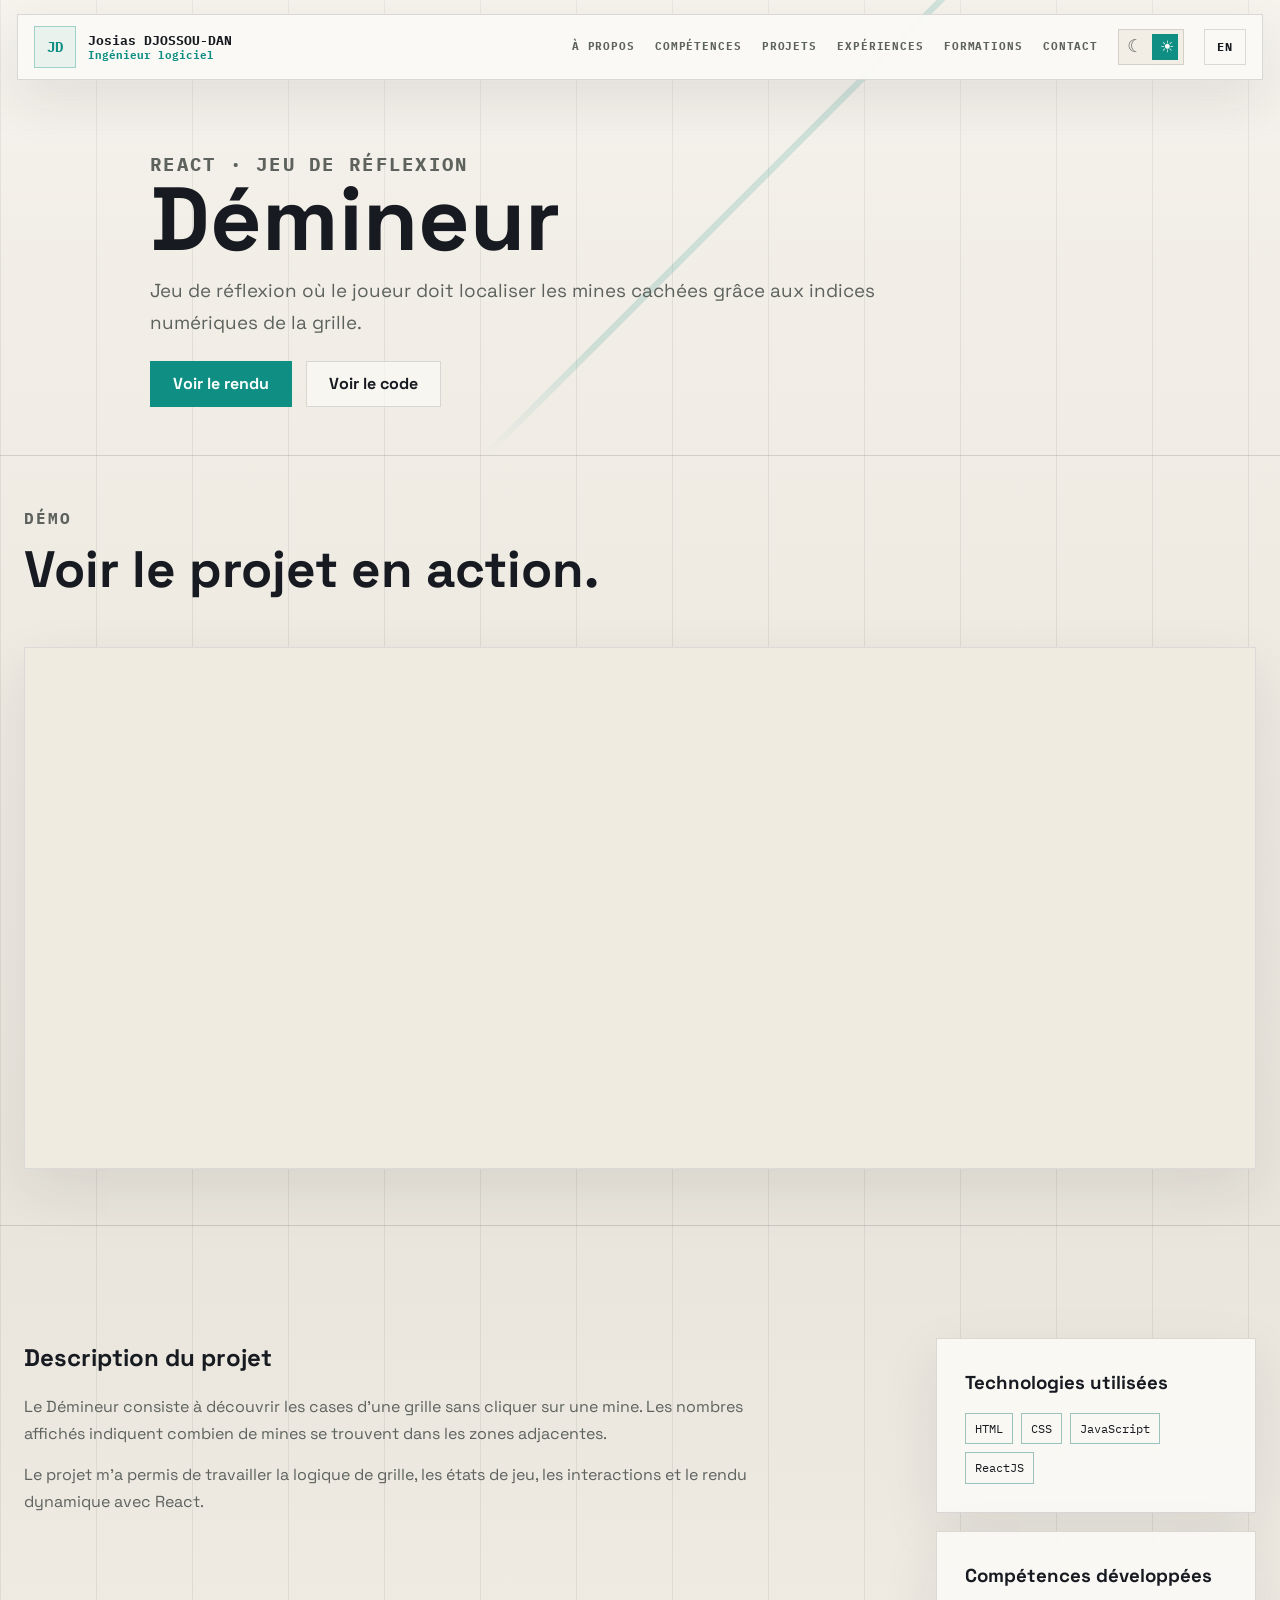
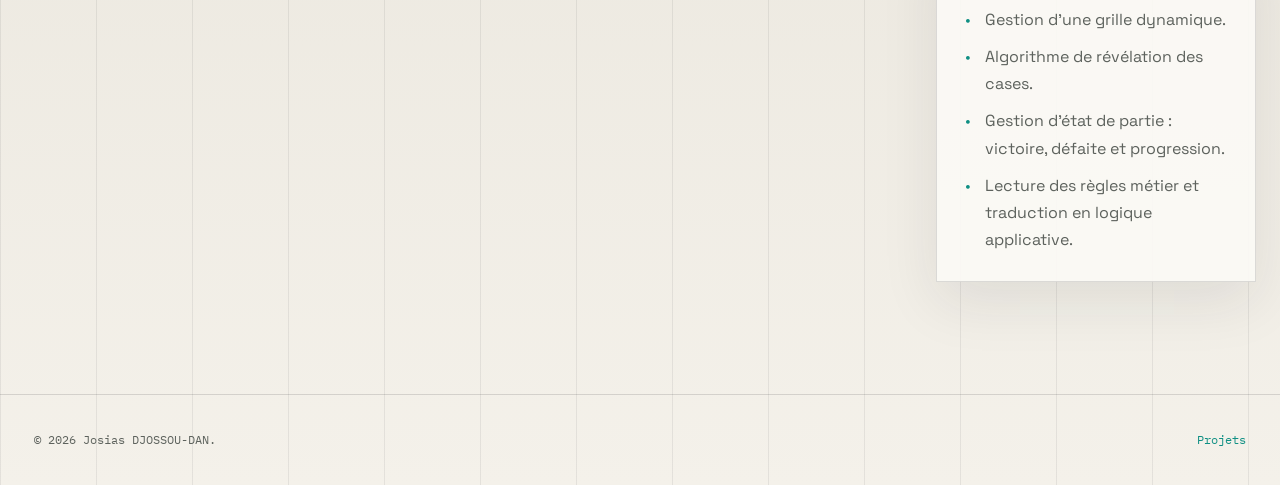
<file: minesweeper.html>
<!DOCTYPE html>
<html lang="fr">

<head>
  <meta charset="UTF-8">
  <meta name="viewport" content="width=device-width, initial-scale=1.0">
  <title>Projet Démineur | Josias DJOSSOU-DAN</title>
  <meta name="description" content="Étude du projet Démineur de Josias DJOSSOU-DAN.">
  <meta name="author" content="Josias DJOSSOU-DAN">
  <meta name="robots" content="index, follow">
  <meta name="theme-color" content="#0f8f83">
  <link rel="canonical" href="https://josiashod.github.io/minesweeper.html">
  <meta property="og:type" content="article">
  <meta property="og:site_name" content="Portfolio de Josias DJOSSOU-DAN">
  <meta property="og:title" content="Projet Démineur | Josias DJOSSOU-DAN">
  <meta property="og:description" content="Jeu Démineur en React avec logique de grille, détection des mines et gestion d'états utilisateur.">
  <meta property="og:url" content="https://josiashod.github.io/minesweeper.html">
  <meta property="og:locale" content="fr_FR">
  <meta name="twitter:card" content="summary">
  <meta name="twitter:title" content="Projet Démineur | Josias DJOSSOU-DAN">
  <meta name="twitter:description" content="Jeu Démineur en React avec logique de grille et gestion d'états.">
  <link rel="preconnect" href="https://fonts.googleapis.com">
  <link rel="preconnect" href="https://fonts.gstatic.com" crossorigin>
  <link href="https://fonts.googleapis.com/css2?family=IBM+Plex+Mono:wght@400;500;700&family=Space+Grotesk:wght@400;500;600;700&display=swap" rel="stylesheet">
  <link rel="stylesheet" href="css/style.css">
   <link rel="icon" href="data:image/svg+xml,<svg xmlns='http://www.w3.org/2000/svg' viewBox='0 0 32 32'><rect width='32' height='32' rx='6' fill='%230f8f83b3'/><text x='50%25' y='50%25' dominant-baseline='central' text-anchor='middle' font-family='monospace' font-weight='700' font-size='13' fill='%23fff'>JD</text></svg>" type="image/svg+xml">
</head>

<body>
  <header class="site-header">
    <a href="./index.html" class="brand header-profile" aria-label="Accueil"><span class="profile-avatar">JD</span><span class="header-profile-text"><strong>Josias DJOSSOU-DAN</strong><small data-i18n="role">Ingénieur logiciel</small></span></a>
    <button class="menu-toggle" type="button" aria-label="Ouvrir le menu" aria-expanded="false"><span></span><span></span><span></span></button>
    <nav class="site-nav" aria-label="Navigation principale">
      <a href="./index.html#about" data-i18n="navAbout">À propos</a>
      <a href="./index.html#skills" data-i18n="navSkills">Compétences</a>
      <a href="./index.html#projects" data-i18n="navProjects">Projets</a>
      <a href="./index.html#experience" data-i18n="navExperience">Expériences</a>
      <a href="./index.html#education" data-i18n="navEducation">Formations</a>
      <a href="./index.html#contact"  data-i18n="navContact">Contact</a>
      <button class="theme-switch nav-theme" type="button" data-theme-toggle aria-label="Changer le thème"><span class="theme-switch-track"><span class="theme-icon theme-icon-sun" aria-hidden="true"></span><span class="theme-icon theme-icon-moon" aria-hidden="true"></span><span class="theme-switch-thumb"></span></span></button>
      <button class="lang-switch" type="button" data-lang-toggle aria-label="Changer la langue">EN</button>
    </nav>
  </header>

  <main>
    <section class="project-hero">
      <div class="container project-hero-layout">
        <div class="reveal">
          <p class="project-kicker" data-i18n-fr="React · Jeu de réflexion" data-i18n-en="React · Puzzle game">React · Jeu de réflexion</p>
          <h1 data-i18n-fr="Démineur" data-i18n-en="Minesweeper">Démineur</h1>
          <p data-i18n-fr="Jeu de réflexion où le joueur doit localiser les mines cachées grâce aux indices numériques de la grille." data-i18n-en="Puzzle game where the player locates hidden mines using numeric clues on the grid.">Jeu de réflexion où le joueur doit localiser les mines cachées grâce aux indices numériques de la grille.</p>
          <div class="project-actions">
            <a href="https://josh-minesweeper.netlify.app/" class="btn btn-primary" target="_blank" rel="noreferrer"><span data-i18n="viewDemo">Voir le rendu</span></a>
            <a href="https://github.com/josiashod/minesweeper_game" class="btn btn-ghost" target="_blank" rel="noreferrer"><span data-i18n="viewCode">Voir le code</span></a>
          </div>
        </div>
      </div>
    </section>

    <section class="section project-demo">
      <div class="container">
        <div class="section-heading reveal"><p class="eyebrow" data-i18n="demoEyebrow">Démo</p><h2 data-i18n="demoTitle">Voir le projet en action.</h2></div>
        <div class="demo-frame reveal">
          <iframe src="https://josh-minesweeper.netlify.app/" title="Démo du projet Démineur" loading="lazy"></iframe>
        </div>
      </div>
    </section>

    <section class="section">
      <div class="container project-detail-grid">
        <article class="project-copy reveal">
          <h2 data-i18n="projectDescription">Description du projet</h2>
          <p data-i18n-fr="Le Démineur consiste à découvrir les cases d'une grille sans cliquer sur une mine. Les nombres affichés indiquent combien de mines se trouvent dans les zones adjacentes." data-i18n-en="Minesweeper consists of revealing grid cells without clicking on a mine. Displayed numbers indicate how many mines are in adjacent areas.">Le Démineur consiste à découvrir les cases d'une grille sans cliquer sur une mine. Les nombres affichés indiquent combien de mines se trouvent dans les zones adjacentes.</p>
          <p data-i18n-fr="Le projet m'a permis de travailler la logique de grille, les états de jeu, les interactions et le rendu dynamique avec React." data-i18n-en="This project helped me work on grid logic, game states, interactions and dynamic rendering with React.">Le projet m'a permis de travailler la logique de grille, les états de jeu, les interactions et le rendu dynamique avec React.</p>
        </article>
        <aside class="project-side">
          <div class="project-panel reveal"><h3 data-i18n="projectTech">Technologies utilisées</h3><div class="project-tags"><span>HTML</span><span>CSS</span><span>JavaScript</span><span>ReactJS</span></div></div>
          <div class="project-panel reveal"><h3 data-i18n="projectSkills">Compétences développées</h3><ul class="detail-list"><li data-i18n-fr="Gestion d'une grille dynamique." data-i18n-en="Dynamic grid management.">Gestion d'une grille dynamique.</li><li data-i18n-fr="Algorithme de révélation des cases." data-i18n-en="Cell reveal algorithm.">Algorithme de révélation des cases.</li><li data-i18n-fr="Gestion d'état de partie : victoire, défaite et progression." data-i18n-en="Game-state management: win, loss and progression.">Gestion d'état de partie : victoire, défaite et progression.</li><li data-i18n-fr="Lecture des règles métier et traduction en logique applicative." data-i18n-en="Reading business rules and translating them into application logic.">Lecture des règles métier et traduction en logique applicative.</li></ul></div>
        </aside>
      </div>
    </section>
  </main>

  <footer class="site-footer"><p>© <span id="year"></span> Josias DJOSSOU-DAN.</p><a href="./index.html#projects" data-i18n="navProjects"><span data-i18n="backProjects">Retour aux projets</span></a></footer>
  <script src="./index.js"></script>
</body>

</html>
</file>
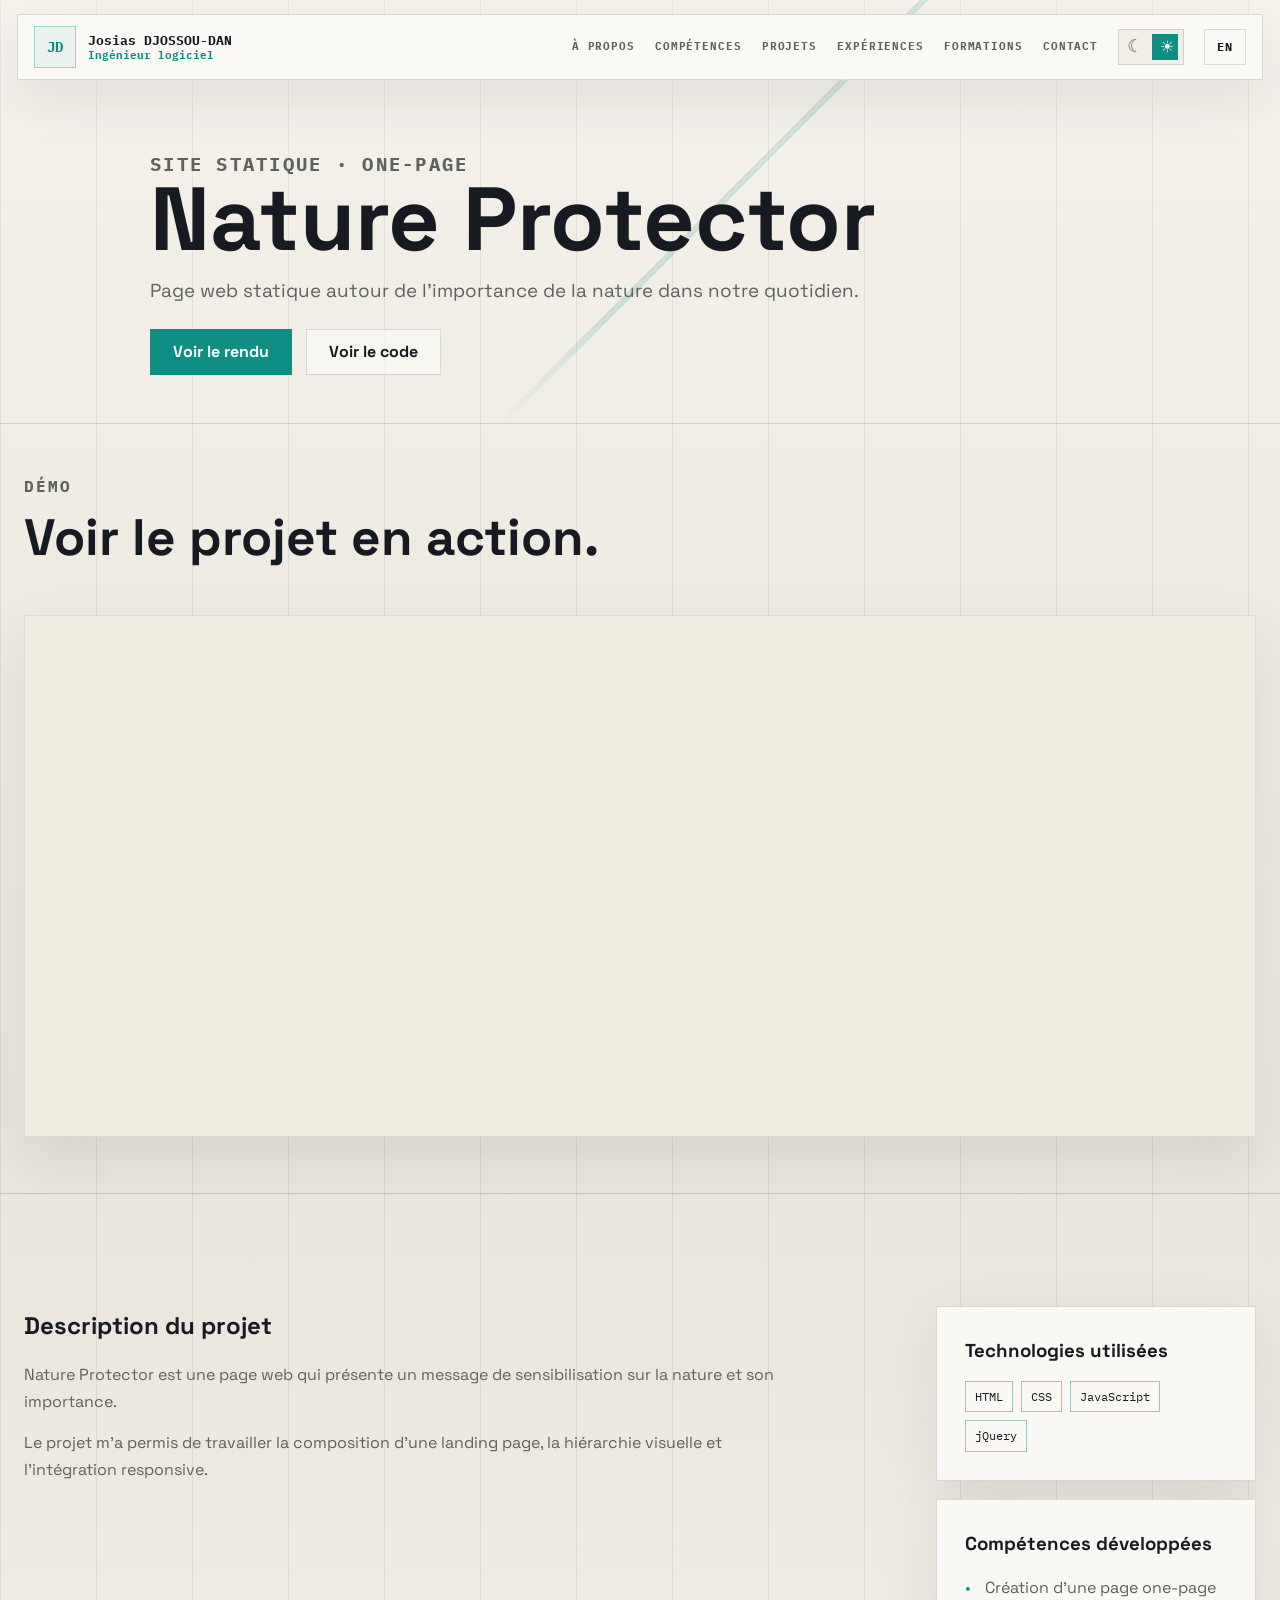
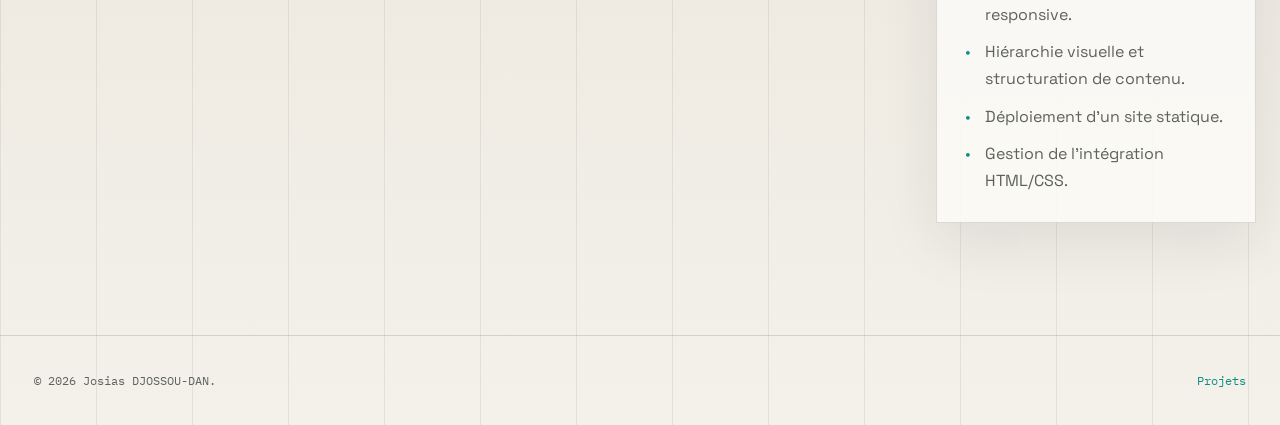
<file: nature_protector.html>
<!DOCTYPE html>
<html lang="fr">

<head>
  <meta charset="UTF-8">
  <meta name="viewport" content="width=device-width, initial-scale=1.0">
  <title>Projet Nature Protector | Josias DJOSSOU-DAN</title>
  <meta name="description" content="Étude du projet Nature Protector de Josias DJOSSOU-DAN.">
  <meta name="author" content="Josias DJOSSOU-DAN">
  <meta name="robots" content="index, follow">
  <meta name="theme-color" content="#0f8f83">
  <link rel="canonical" href="https://josiashod.github.io/nature_protector.html">
  <meta property="og:type" content="article">
  <meta property="og:site_name" content="Portfolio de Josias DJOSSOU-DAN">
  <meta property="og:title" content="Projet Nature Protector | Josias DJOSSOU-DAN">
  <meta property="og:description" content="Page web statique Nature Protector, centrée sur la mise en page, le responsive et la présentation.">
  <meta property="og:url" content="https://josiashod.github.io/nature_protector.html">
  <meta property="og:locale" content="fr_FR">
  <meta name="twitter:card" content="summary">
  <meta name="twitter:title" content="Projet Nature Protector | Josias DJOSSOU-DAN">
  <meta name="twitter:description" content="Page web statique centrée sur la mise en page et le responsive.">
  <link rel="preconnect" href="https://fonts.googleapis.com">
  <link rel="preconnect" href="https://fonts.gstatic.com" crossorigin>
  <link href="https://fonts.googleapis.com/css2?family=IBM+Plex+Mono:wght@400;500;700&family=Space+Grotesk:wght@400;500;600;700&display=swap" rel="stylesheet">
  <link rel="stylesheet" href="css/style.css">
   <link rel="icon" href="data:image/svg+xml,<svg xmlns='http://www.w3.org/2000/svg' viewBox='0 0 32 32'><rect width='32' height='32' rx='6' fill='%230f8f83b3'/><text x='50%25' y='50%25' dominant-baseline='central' text-anchor='middle' font-family='monospace' font-weight='700' font-size='13' fill='%23fff'>JD</text></svg>" type="image/svg+xml">
</head>

<body>
  <header class="site-header">
    <a href="./index.html" class="brand header-profile" aria-label="Accueil"><span class="profile-avatar">JD</span><span class="header-profile-text"><strong>Josias DJOSSOU-DAN</strong><small data-i18n="role">Ingénieur logiciel</small></span></a>
    <button class="menu-toggle" type="button" aria-label="Ouvrir le menu" aria-expanded="false"><span></span><span></span><span></span></button>
    <nav class="site-nav" aria-label="Navigation principale">
      <a href="./index.html#about" data-i18n="navAbout">À propos</a><a href="./index.html#skills" data-i18n="navSkills">Compétences</a><a href="./index.html#projects" data-i18n="navProjects">Projets</a><a href="./index.html#experience" data-i18n="navExperience">Expériences</a><a href="./index.html#education" data-i18n="navEducation">Formations</a><a href="./index.html#contact"  data-i18n="navContact">Contact</a>
      <button class="theme-switch nav-theme" type="button" data-theme-toggle aria-label="Changer le thème"><span class="theme-switch-track"><span class="theme-icon theme-icon-sun" aria-hidden="true"></span><span class="theme-icon theme-icon-moon" aria-hidden="true"></span><span class="theme-switch-thumb"></span></span></button>
      <button class="lang-switch" type="button" data-lang-toggle aria-label="Changer la langue">EN</button>
    </nav>
  </header>

  <main>
    <section class="project-hero">
      <div class="container project-hero-layout">
        <div class="reveal">
          <p class="project-kicker" data-i18n-fr="Site statique · One-page" data-i18n-en="Static website · One-page">Site statique · One-page</p>
          <h1>Nature Protector</h1>
          <p data-i18n-fr="Page web statique autour de l'importance de la nature dans notre quotidien." data-i18n-en="Static web page about the importance of nature in everyday life.">Page web statique autour de l'importance de la nature dans notre quotidien.</p>
          <div class="project-actions"><a href="https://natureprotector.netlify.app/" class="btn btn-primary" target="_blank" rel="noreferrer"><span data-i18n="viewDemo">Voir le rendu</span></a><a href="https://github.com/josiashod/nature_protector/" class="btn btn-ghost" target="_blank" rel="noreferrer"><span data-i18n="viewCode">Voir le code</span></a></div>
        </div>
      </div>
    </section>

    <section class="section project-demo">
      <div class="container">
        <div class="section-heading reveal"><p class="eyebrow" data-i18n="demoEyebrow">Démo</p><h2 data-i18n="demoTitle">Voir le projet en action.</h2></div>
        <div class="demo-frame reveal">
          <iframe src="https://natureprotector.netlify.app/" title="Démo Nature Protector" loading="lazy"></iframe>
        </div>
      </div>
    </section>

    <section class="section">
      <div class="container project-detail-grid">
        <article class="project-copy reveal">
          <h2 data-i18n="projectDescription">Description du projet</h2>
          <p data-i18n-fr="Nature Protector est une page web qui présente un message de sensibilisation sur la nature et son importance." data-i18n-en="Nature Protector is a web page presenting an awareness message about nature and its importance.">Nature Protector est une page web qui présente un message de sensibilisation sur la nature et son importance.</p>
          <p data-i18n-fr="Le projet m'a permis de travailler la composition d'une landing page, la hiérarchie visuelle et l'intégration responsive." data-i18n-en="This project helped me work on landing-page composition, visual hierarchy and responsive integration.">Le projet m'a permis de travailler la composition d'une landing page, la hiérarchie visuelle et l'intégration responsive.</p>
        </article>
        <aside class="project-side">
          <div class="project-panel reveal"><h3 data-i18n="projectTech">Technologies utilisées</h3><div class="project-tags"><span>HTML</span><span>CSS</span><span>JavaScript</span><span>jQuery</span></div></div>
          <div class="project-panel reveal"><h3 data-i18n="projectSkills">Compétences développées</h3><ul class="detail-list"><li data-i18n-fr="Création d'une page one-page responsive." data-i18n-en="Creation of a responsive one-page website.">Création d'une page one-page responsive.</li><li data-i18n-fr="Hiérarchie visuelle et structuration de contenu." data-i18n-en="Visual hierarchy and content structuring.">Hiérarchie visuelle et structuration de contenu.</li><li data-i18n-fr="Déploiement d'un site statique." data-i18n-en="Static website deployment.">Déploiement d'un site statique.</li><li data-i18n-fr="Gestion de l'intégration HTML/CSS." data-i18n-en="HTML/CSS integration workflow.">Gestion de l'intégration HTML/CSS.</li></ul></div>
        </aside>
      </div>
    </section>
  </main>

  <footer class="site-footer"><p>© <span id="year"></span> Josias DJOSSOU-DAN.</p><a href="./index.html#projects" data-i18n="navProjects"><span data-i18n="backProjects">Retour aux projets</span></a></footer>
  <script src="./index.js"></script>
</body>

</html>
</file>
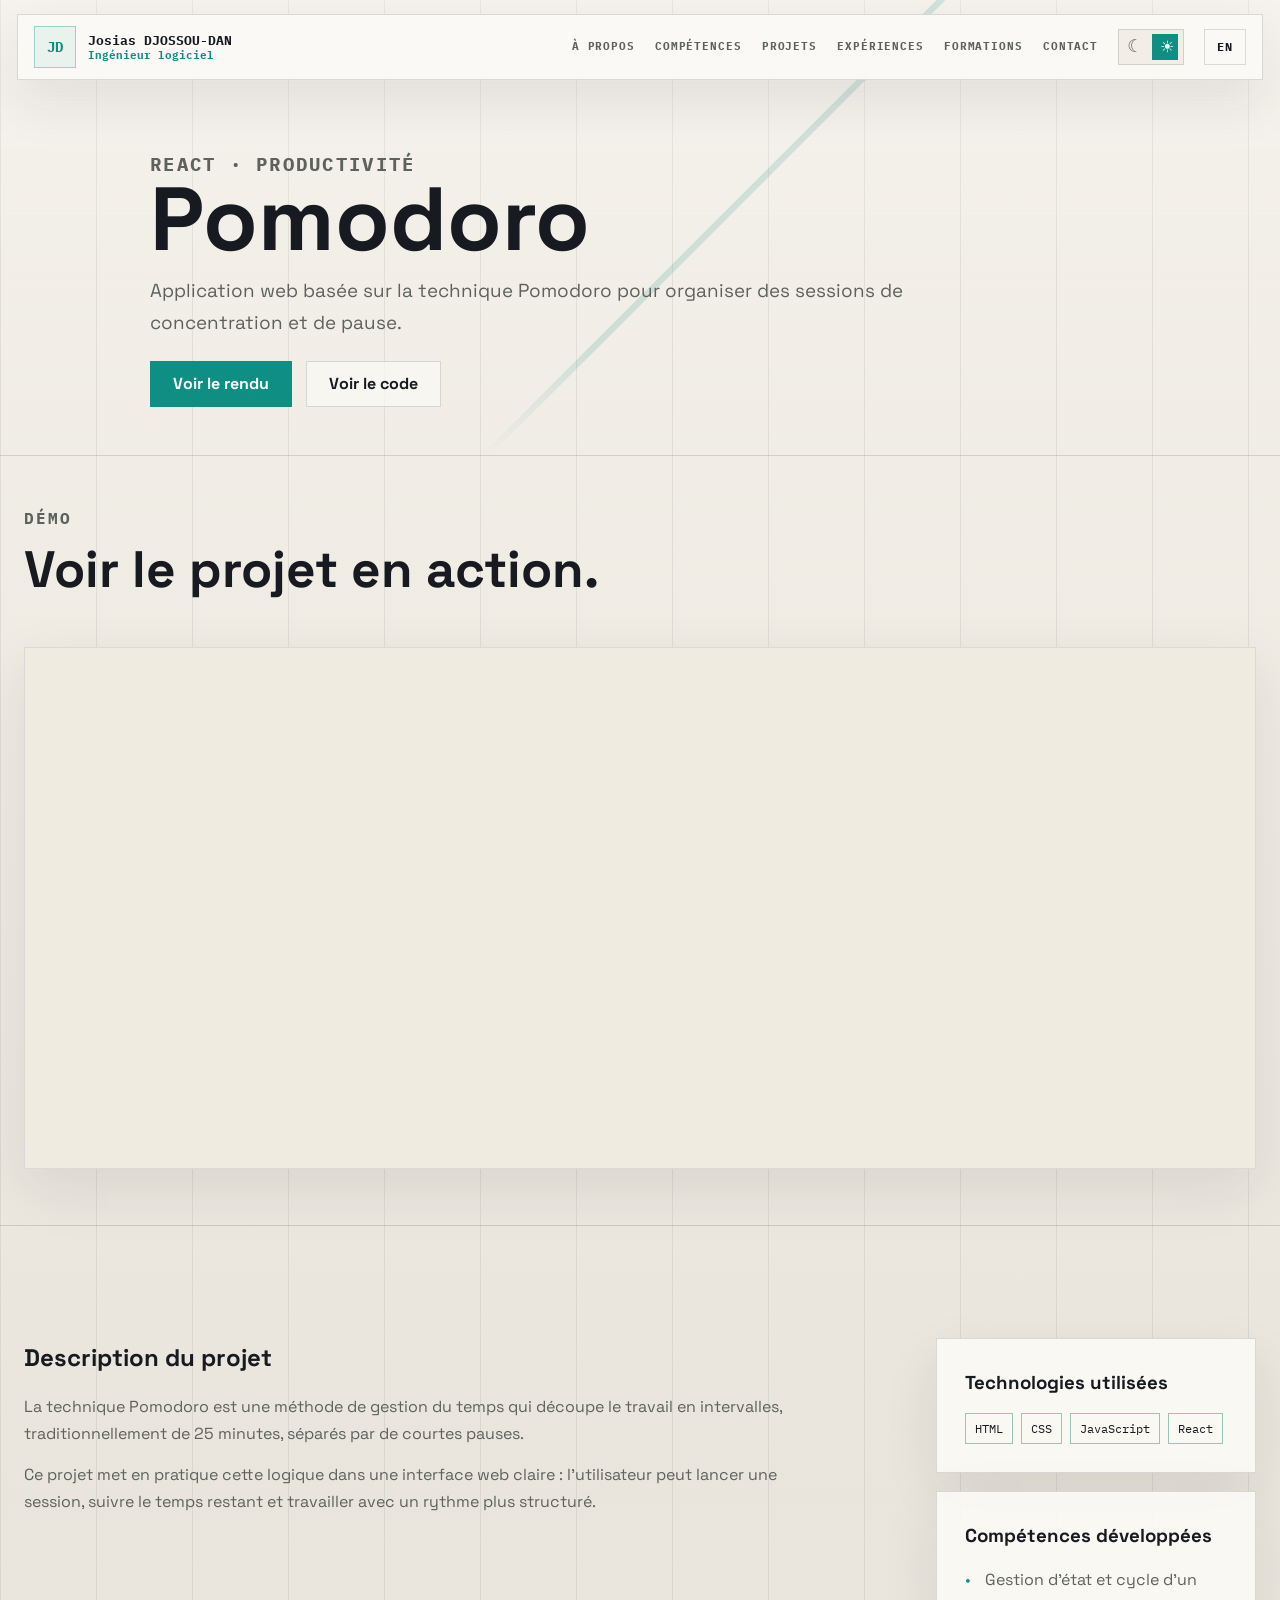
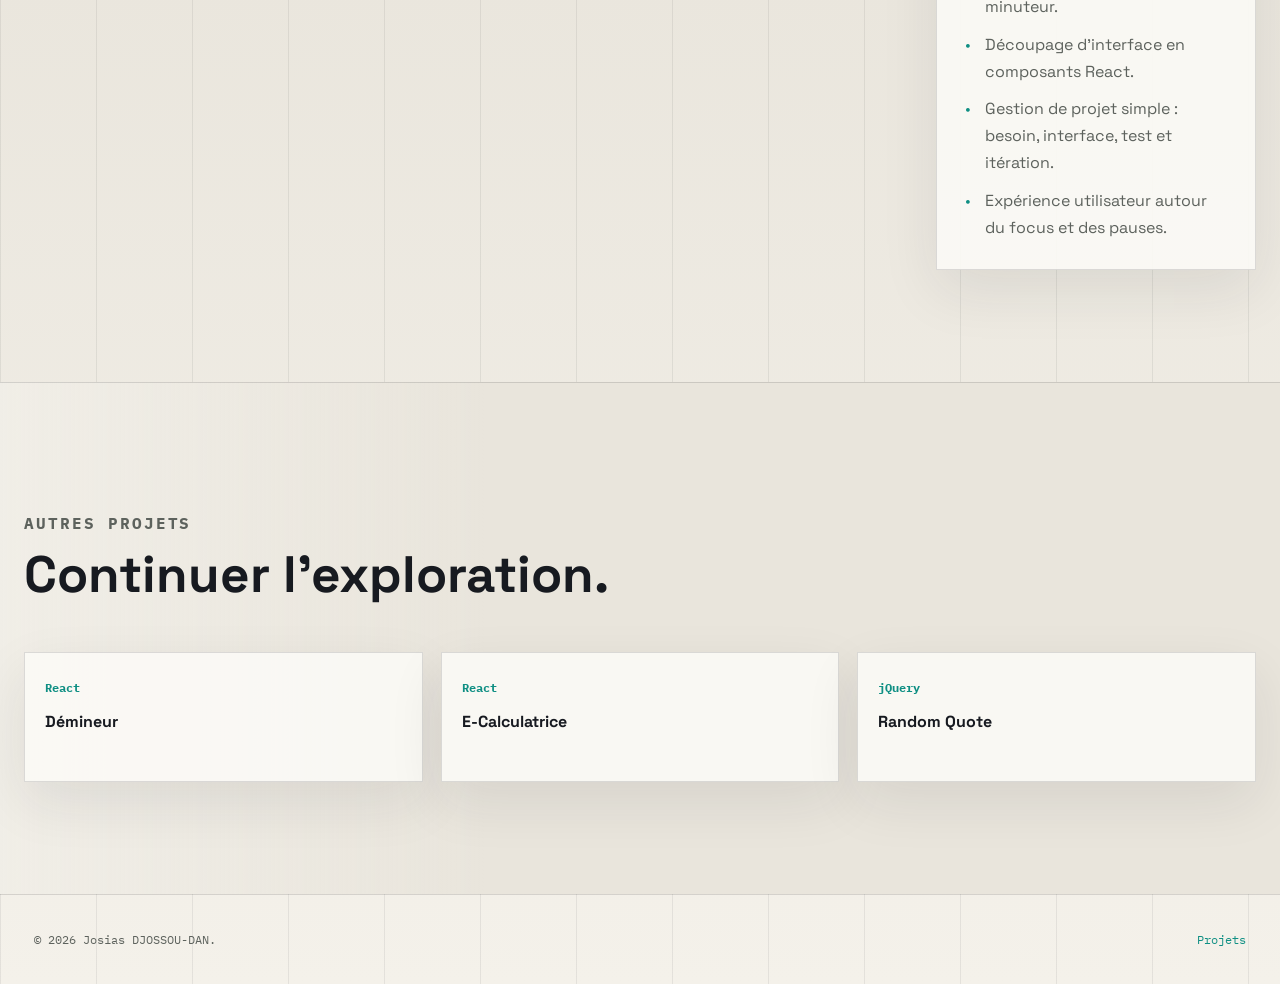
<file: pomodoro.html>
<!DOCTYPE html>
<html lang="fr">

<head>
  <meta charset="UTF-8">
  <meta name="viewport" content="width=device-width, initial-scale=1.0">
  <title>Projet Pomodoro | Josias DJOSSOU-DAN</title>
  <meta name="description" content="Étude du projet Pomodoro de Josias DJOSSOU-DAN.">
  <meta name="author" content="Josias DJOSSOU-DAN">
  <meta name="robots" content="index, follow">
  <meta name="theme-color" content="#0f8f83">
  <link rel="canonical" href="https://josiashod.github.io/pomodoro.html">
  <meta property="og:type" content="article">
  <meta property="og:site_name" content="Portfolio de Josias DJOSSOU-DAN">
  <meta property="og:title" content="Projet Pomodoro | Josias DJOSSOU-DAN">
  <meta property="og:description" content="Application Pomodoro en React pour organiser des sessions de concentration et pratiquer la gestion d'état.">
  <meta property="og:url" content="https://josiashod.github.io/pomodoro.html">
  <meta property="og:locale" content="fr_FR">
  <meta name="twitter:card" content="summary">
  <meta name="twitter:title" content="Projet Pomodoro | Josias DJOSSOU-DAN">
  <meta name="twitter:description" content="Application Pomodoro en React pour organiser des sessions de concentration.">
  <link rel="preconnect" href="https://fonts.googleapis.com">
  <link rel="preconnect" href="https://fonts.gstatic.com" crossorigin>
  <link href="https://fonts.googleapis.com/css2?family=IBM+Plex+Mono:wght@400;500;700&family=Space+Grotesk:wght@400;500;600;700&display=swap" rel="stylesheet">
  <link rel="stylesheet" href="css/style.css">
   <link rel="icon" href="data:image/svg+xml,<svg xmlns='http://www.w3.org/2000/svg' viewBox='0 0 32 32'><rect width='32' height='32' rx='6' fill='%230f8f83b3'/><text x='50%25' y='50%25' dominant-baseline='central' text-anchor='middle' font-family='monospace' font-weight='700' font-size='13' fill='%23fff'>JD</text></svg>" type="image/svg+xml">
</head>

<body>
  <header class="site-header">
    <a href="./index.html" class="brand header-profile" aria-label="Accueil"><span class="profile-avatar">JD</span><span class="header-profile-text"><strong>Josias DJOSSOU-DAN</strong><small data-i18n="role">Ingénieur logiciel</small></span></a>
    <button class="menu-toggle" type="button" aria-label="Ouvrir le menu" aria-expanded="false"><span></span><span></span><span></span></button>
    <nav class="site-nav" aria-label="Navigation principale">
      <a href="./index.html#about" data-i18n="navAbout">À propos</a>
      <a href="./index.html#skills" data-i18n="navSkills">Compétences</a>
      <a href="./index.html#projects" data-i18n="navProjects">Projets</a>
      <a href="./index.html#experience" data-i18n="navExperience">Expériences</a>
      <a href="./index.html#education" data-i18n="navEducation">Formations</a>
      <a href="./index.html#contact"  data-i18n="navContact">Contact</a>
      <button class="theme-switch nav-theme" type="button" data-theme-toggle aria-label="Changer le thème"><span class="theme-switch-track"><span class="theme-icon theme-icon-sun" aria-hidden="true"></span><span class="theme-icon theme-icon-moon" aria-hidden="true"></span><span class="theme-switch-thumb"></span></span></button>
      <button class="lang-switch" type="button" data-lang-toggle aria-label="Changer la langue">EN</button>
    </nav>
  </header>

  <main>
    <section class="project-hero">
      <div class="container project-hero-layout">
        <div class="reveal">
          <p class="project-kicker" data-i18n-fr="React · Productivité" data-i18n-en="React · Productivity">React · Productivité</p>
          <h1>Pomodoro</h1>
          <p data-i18n-fr="Application web basée sur la technique Pomodoro pour organiser des sessions de concentration et de pause." data-i18n-en="Web app based on the Pomodoro technique to organize focus and break sessions.">Application web basée sur la technique Pomodoro pour organiser des sessions de concentration et de pause.</p>
          <div class="project-actions">
            <a href="https://codepen.io/josiashod/full/ZERagBN" class="btn btn-primary" target="_blank" rel="noreferrer"><span data-i18n="viewDemo">Voir le rendu</span></a>
            <a href="https://codepen.io/josiashod/pen/ZERagBN" class="btn btn-ghost" target="_blank" rel="noreferrer"><span data-i18n="viewCode">Voir le code</span></a>
          </div>
        </div>
      </div>
    </section>

    <section class="section project-demo">
      <div class="container">
        <div class="section-heading reveal"><p class="eyebrow" data-i18n="demoEyebrow">Démo</p><h2 data-i18n="demoTitle">Voir le projet en action.</h2></div>
        <div class="demo-frame reveal">
          <iframe src="https://codepen.io/josiashod/full/ZERagBN" title="Démo du projet Pomodoro" loading="lazy"></iframe>
        </div>
      </div>
    </section>

    <section class="section">
      <div class="container project-detail-grid">
        <article class="project-copy reveal">
          <h2 data-i18n="projectDescription">Description du projet</h2>
          <p data-i18n-fr="La technique Pomodoro est une méthode de gestion du temps qui découpe le travail en intervalles, traditionnellement de 25 minutes, séparés par de courtes pauses." data-i18n-en="The Pomodoro technique is a time-management method that splits work into intervals, traditionally 25 minutes long, separated by short breaks.">La technique Pomodoro est une méthode de gestion du temps qui découpe le travail en intervalles, traditionnellement de 25 minutes, séparés par de courtes pauses.</p>
          <p data-i18n-fr="Ce projet met en pratique cette logique dans une interface web claire : l'utilisateur peut lancer une session, suivre le temps restant et travailler avec un rythme plus structuré." data-i18n-en="This project applies that logic in a clear web interface: the user can start a session, track remaining time and work with a more structured rhythm.">Ce projet met en pratique cette logique dans une interface web claire : l'utilisateur peut lancer une session, suivre le temps restant et travailler avec un rythme plus structuré.</p>
        </article>
        <aside class="project-side">
          <div class="project-panel reveal">
            <h3 data-i18n="projectTech">Technologies utilisées</h3>
            <div class="project-tags"><span>HTML</span><span>CSS</span><span>JavaScript</span><span>React</span></div>
          </div>
          <div class="project-panel reveal">
            <h3 data-i18n="projectSkills">Compétences développées</h3>
            <ul class="detail-list">
              <li data-i18n-fr="Gestion d'état et cycle d'un minuteur." data-i18n-en="State management and timer lifecycle.">Gestion d'état et cycle d'un minuteur.</li>
              <li data-i18n-fr="Découpage d'interface en composants React." data-i18n-en="Splitting the interface into React components.">Découpage d'interface en composants React.</li>
              <li data-i18n-fr="Gestion de projet simple : besoin, interface, test et itération." data-i18n-en="Simple project workflow: need, interface, testing and iteration.">Gestion de projet simple : besoin, interface, test et itération.</li>
              <li data-i18n-fr="Expérience utilisateur autour du focus et des pauses." data-i18n-en="User experience around focus and break sessions.">Expérience utilisateur autour du focus et des pauses.</li>
            </ul>
          </div>
        </aside>
      </div>
    </section>

    <section class="section alt">
      <div class="container">
        <div class="section-heading reveal"><p class="eyebrow" data-i18n-fr="Autres projets" data-i18n-en="Other projects">Autres projets</p><h2 data-i18n-fr="Continuer l'exploration." data-i18n-en="Continue exploring.">Continuer l'exploration.</h2></div>
        <div class="next-projects">
          <a class="next-card reveal" href="./minesweeper.html"><span>React</span><h3 data-i18n-fr="Démineur" data-i18n-en="Minesweeper">Démineur</h3></a>
          <a class="next-card reveal" href="./calculatrice.html"><span>React</span><h3 data-i18n-fr="E-Calculatrice" data-i18n-en="E-Calculator">E-Calculatrice</h3></a>
          <a class="next-card reveal" href="./random_quote.html"><span>jQuery</span><h3>Random Quote</h3></a>
        </div>
      </div>
    </section>
  </main>

  <footer class="site-footer"><p>© <span id="year"></span> Josias DJOSSOU-DAN.</p><a href="./index.html#projects" data-i18n="navProjects"><span data-i18n="backProjects">Retour aux projets</span></a></footer>
  <script src="./index.js"></script>
</body>

</html>
</file>
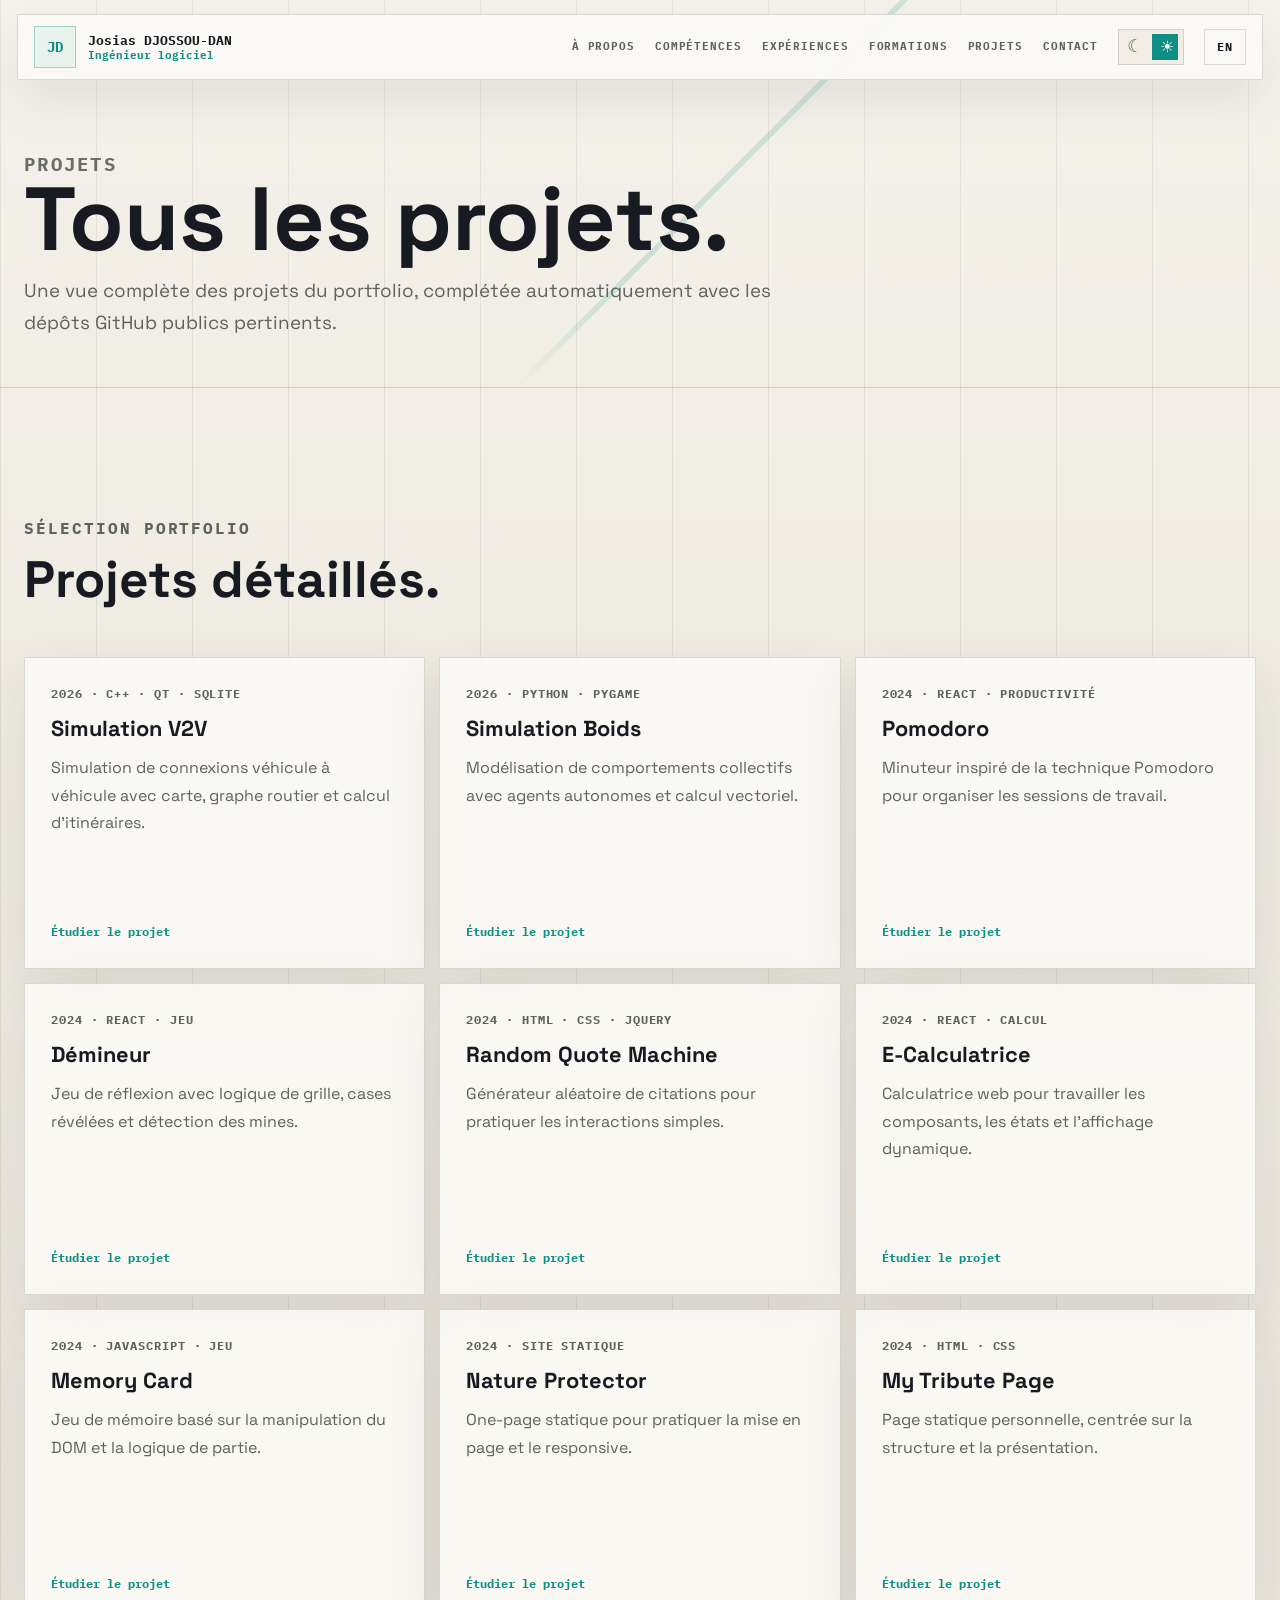
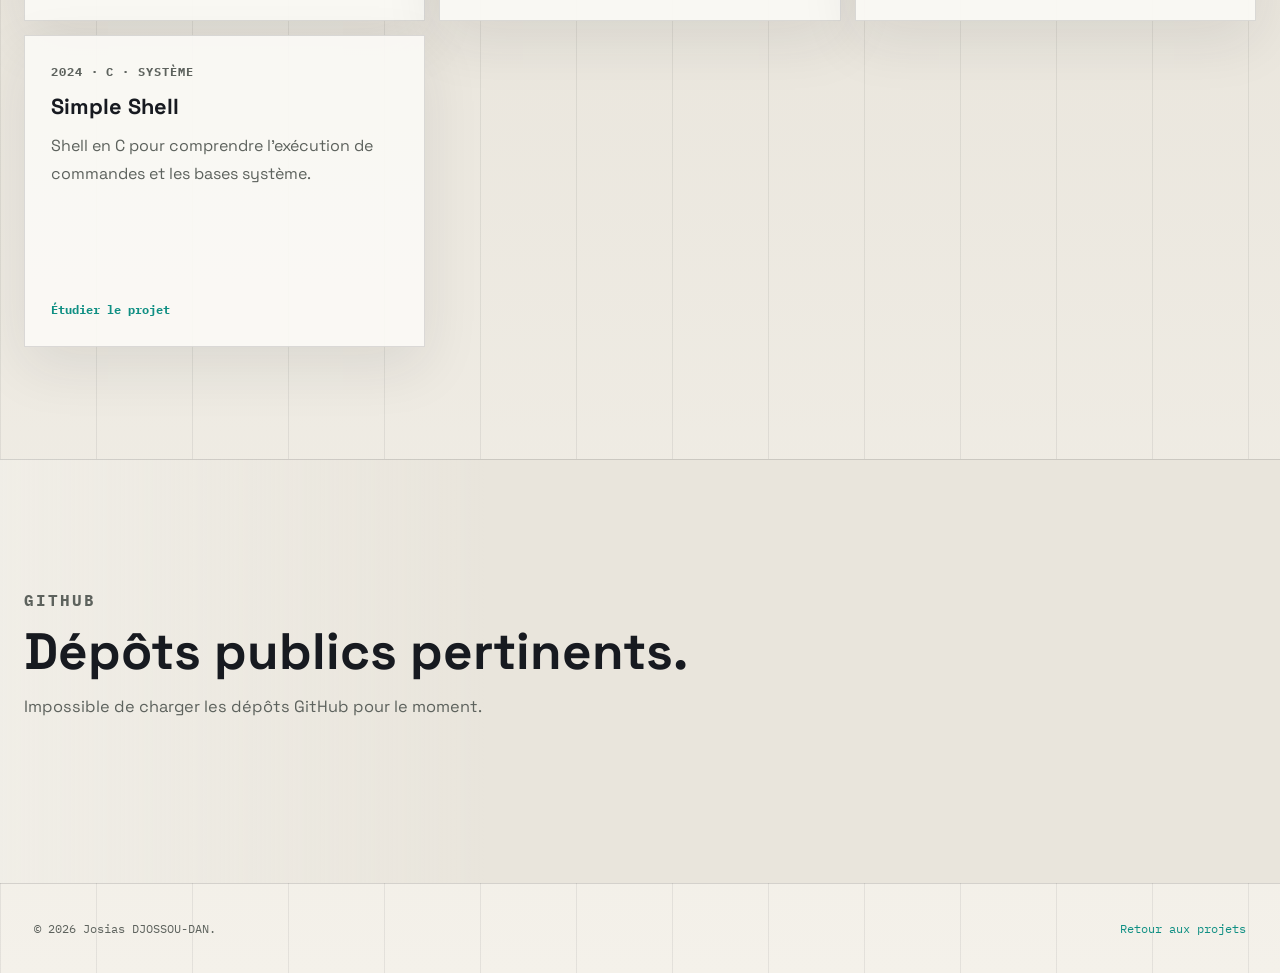
<file: projects.html>
<!DOCTYPE html>
<html lang="fr">

<head>
  <meta charset="UTF-8">
  <meta name="viewport" content="width=device-width, initial-scale=1.0">
  <title>Projets | Josias DJOSSOU-DAN</title>
  <meta name="description" content="Tous les projets de Josias DJOSSOU-DAN : applications C++, Qt, Python, React, JavaScript, simulations, jeux web et projets système.">
  <meta name="author" content="Josias DJOSSOU-DAN">
  <meta name="robots" content="index, follow">
  <meta name="theme-color" content="#0f8f83">
  <link rel="canonical" href="https://josiashod.github.io/projects.html">
  <meta property="og:type" content="website">
  <meta property="og:site_name" content="Portfolio de Josias DJOSSOU-DAN">
  <meta property="og:title" content="Projets | Josias DJOSSOU-DAN">
  <meta property="og:description" content="Sélection complète de projets logiciels, simulations, interfaces web, jeux et dépôts GitHub publics.">
  <meta property="og:url" content="https://josiashod.github.io/projects.html">
  <meta property="og:locale" content="fr_FR">
  <meta name="twitter:card" content="summary">
  <meta name="twitter:title" content="Projets | Josias DJOSSOU-DAN">
  <meta name="twitter:description" content="Sélection complète de projets logiciels, simulations, interfaces web, jeux et dépôts GitHub publics.">
  <link rel="preconnect" href="https://fonts.googleapis.com">
  <link rel="preconnect" href="https://fonts.gstatic.com" crossorigin>
  <link href="https://fonts.googleapis.com/css2?family=IBM+Plex+Mono:wght@400;500;700&family=Space+Grotesk:wght@400;500;600;700&display=swap" rel="stylesheet">
  <link rel="stylesheet" href="css/style.css">
   <link rel="icon" href="data:image/svg+xml,<svg xmlns='http://www.w3.org/2000/svg' viewBox='0 0 32 32'><rect width='32' height='32' rx='0' fill='%230f8f83b3'/><text x='50%25' y='50%25' dominant-baseline='central' text-anchor='middle' font-family='monospace' font-weight='700' font-size='13' fill='%23fff'>JD</text></svg>" type="image/svg+xml">
</head>

<body>
  <header class="site-header">
    <a href="./index.html" class="brand header-profile" aria-label="Accueil"><span class="profile-avatar">JD</span><span class="header-profile-text"><strong>Josias DJOSSOU-DAN</strong><small data-i18n="role">Ingénieur logiciel</small></span></a>
    <button class="menu-toggle" type="button" aria-label="Ouvrir le menu" aria-expanded="false"><span></span><span></span><span></span></button>
    <nav class="site-nav" aria-label="Navigation principale">
      <a href="./index.html#about" data-i18n="navAbout">À propos</a>
      <a href="./index.html#skills" data-i18n="navSkills">Compétences</a>
      <a href="./index.html#experience" data-i18n="navExperience">Expériences</a>
      <a href="./index.html#education" data-i18n="navEducation">Formations</a>
      <a href="./index.html#projects" data-i18n="navProjects">Projets</a>
      <a href="./index.html#contact"  data-i18n="navContact">Contact</a>
      <button class="theme-switch nav-theme" type="button" data-theme-toggle aria-label="Changer le thème"><span class="theme-switch-track"><span class="theme-icon theme-icon-sun" aria-hidden="true"></span><span class="theme-icon theme-icon-moon" aria-hidden="true"></span><span class="theme-switch-thumb"></span></span></button>
      <button class="lang-switch" type="button" data-lang-toggle aria-label="Changer la langue">EN</button>
    </nav>
  </header>

  <main>
    <section class="project-hero projects-page-hero">
      <div class="container">
        <p class="project-kicker" data-i18n="projectsEyebrow">Projets</p>
        <h1 data-i18n-fr="Tous les projets." data-i18n-en="All projects.">Tous les projets.</h1>
        <p data-i18n-fr="Une vue complète des projets du portfolio, complétée automatiquement avec les dépôts GitHub publics pertinents." data-i18n-en="A complete view of portfolio projects, automatically expanded with relevant public GitHub repositories.">Une vue complète des projets du portfolio, complétée automatiquement avec les dépôts GitHub publics pertinents.</p>
      </div>
    </section>

    <section class="section">
      <div class="container">
        <div class="section-heading reveal">
          <p class="eyebrow" data-i18n-fr="Sélection portfolio" data-i18n-en="Portfolio selection">Sélection portfolio</p>
          <h2 data-i18n-fr="Projets détaillés." data-i18n-en="Detailed projects.">Projets détaillés.</h2>
        </div>

        <div class="projects-grid">
          <article class="project-card simple reveal" data-static-project="reseau_v2v">
            <div class="project-body"><p class="project-type">2026 · C++ · Qt · SQLite</p><h3>Simulation V2V</h3><p data-i18n-fr="Simulation de connexions véhicule à véhicule avec carte, graphe routier et calcul d'itinéraires." data-i18n-en="Vehicle-to-vehicle connection simulation with map rendering, road graph and route calculation.">Simulation de connexions véhicule à véhicule avec carte, graphe routier et calcul d'itinéraires.</p><a href="./v2v.html"><span data-i18n="studyProject">Étudier le projet</span></a></div>
          </article>
          <article class="project-card simple reveal" data-static-project="boids">
            <div class="project-body"><p class="project-type">2026 · Python · Pygame</p><h3>Simulation Boids</h3><p data-i18n-fr="Modélisation de comportements collectifs avec agents autonomes et calcul vectoriel." data-i18n-en="Collective behavior modeling with autonomous agents and vector calculations.">Modélisation de comportements collectifs avec agents autonomes et calcul vectoriel.</p><a href="./boids.html"><span data-i18n="studyProject">Étudier le projet</span></a></div>
          </article>
          <article class="project-card simple reveal" data-static-project="pomodoro">
            <div class="project-body"><p class="project-type" data-i18n-fr="2024 · React · Productivité" data-i18n-en="2024 · React · Productivity">2024 · React · Productivité</p><h3>Pomodoro</h3><p data-i18n-fr="Minuteur inspiré de la technique Pomodoro pour organiser les sessions de travail." data-i18n-en="Timer inspired by the Pomodoro technique to organize focused work sessions.">Minuteur inspiré de la technique Pomodoro pour organiser les sessions de travail.</p><a href="./pomodoro.html"><span data-i18n="studyProject">Étudier le projet</span></a></div>
          </article>
          <article class="project-card simple reveal" data-static-project="minesweeper_game">
            <div class="project-body"><p class="project-type" data-i18n-fr="2024 · React · Jeu" data-i18n-en="2024 · React · Game">2024 · React · Jeu</p><h3 data-i18n-fr="Démineur" data-i18n-en="Minesweeper">Démineur</h3><p data-i18n-fr="Jeu de réflexion avec logique de grille, cases révélées et détection des mines." data-i18n-en="Puzzle game with grid logic, revealed cells and mine detection.">Jeu de réflexion avec logique de grille, cases révélées et détection des mines.</p><a href="./minesweeper.html"><span data-i18n="studyProject">Étudier le projet</span></a></div>
          </article>
          <article class="project-card simple reveal" data-static-project="random_quote">
            <div class="project-body"><p class="project-type">2024 · HTML · CSS · jQuery</p><h3>Random Quote Machine</h3><p data-i18n-fr="Générateur aléatoire de citations pour pratiquer les interactions simples." data-i18n-en="Random quote generator built to practice simple interactions.">Générateur aléatoire de citations pour pratiquer les interactions simples.</p><a href="./random_quote.html"><span data-i18n="studyProject">Étudier le projet</span></a></div>
          </article>
          <article class="project-card simple reveal" data-static-project="calculatrice">
            <div class="project-body"><p class="project-type" data-i18n-fr="2024 · React · Calcul" data-i18n-en="2024 · React · Calculator">2024 · React · Calcul</p><h3 data-i18n-fr="E-Calculatrice" data-i18n-en="E-Calculator">E-Calculatrice</h3><p data-i18n-fr="Calculatrice web pour travailler les composants, les états et l'affichage dynamique." data-i18n-en="Web calculator focused on components, state management and dynamic rendering.">Calculatrice web pour travailler les composants, les états et l'affichage dynamique.</p><a href="./calculatrice.html"><span data-i18n="studyProject">Étudier le projet</span></a></div>
          </article>
          <article class="project-card simple reveal" data-static-project="memoryCard">
            <div class="project-body"><p class="project-type" data-i18n-fr="2024 · JavaScript · Jeu" data-i18n-en="2024 · JavaScript · Game">2024 · JavaScript · Jeu</p><h3>Memory Card</h3><p data-i18n-fr="Jeu de mémoire basé sur la manipulation du DOM et la logique de partie." data-i18n-en="Memory game based on DOM manipulation and game-state logic.">Jeu de mémoire basé sur la manipulation du DOM et la logique de partie.</p><a href="./memory_card.html"><span data-i18n="studyProject">Étudier le projet</span></a></div>
          </article>
          <article class="project-card simple reveal" data-static-project="nature_protector">
            <div class="project-body"><p class="project-type" data-i18n-fr="2024 · Site statique" data-i18n-en="2024 · Static website">2024 · Site statique</p><h3>Nature Protector</h3><p data-i18n-fr="One-page statique pour pratiquer la mise en page et le responsive." data-i18n-en="Static one-page website built to practice layout and responsiveness.">One-page statique pour pratiquer la mise en page et le responsive.</p><a href="./nature_protector.html"><span data-i18n="studyProject">Étudier le projet</span></a></div>
          </article>
          <article class="project-card simple reveal" data-static-project="birthday">
            <div class="project-body"><p class="project-type">2024 · HTML · CSS</p><h3>My Tribute Page</h3><p data-i18n-fr="Page statique personnelle, centrée sur la structure et la présentation." data-i18n-en="Personal static page focused on structure and presentation.">Page statique personnelle, centrée sur la structure et la présentation.</p><a href="./tribute_page.html"><span data-i18n="studyProject">Étudier le projet</span></a></div>
          </article>
          <article class="project-card simple reveal" data-static-project="simple_shell">
            <div class="project-body"><p class="project-type" data-i18n-fr="2024 · C · Système" data-i18n-en="2024 · C · Systems">2024 · C · Système</p><h3>Simple Shell</h3><p data-i18n-fr="Shell en C pour comprendre l'exécution de commandes et les bases système." data-i18n-en="C shell project to understand command execution and systems programming basics.">Shell en C pour comprendre l'exécution de commandes et les bases système.</p><a href="./simple_shell.html"><span data-i18n="studyProject">Étudier le projet</span></a></div>
          </article>
        </div>
      </div>
    </section>

    <section class="section alt">
      <div class="container">
        <div class="section-heading reveal">
          <p class="eyebrow">GitHub</p>
          <h2 data-i18n-fr="Dépôts publics pertinents." data-i18n-en="Relevant public repositories.">Dépôts publics pertinents.</h2>
          <p data-github-status data-i18n="githubLoading">Chargement des dépôts GitHub publics...</p>
        </div>
        <div class="projects-grid" data-github-projects></div>
      </div>
    </section>
  </main>

  <footer class="site-footer">
    <p>© <span id="year"></span> Josias DJOSSOU-DAN.</p>
    <a href="./index.html#projects" data-i18n="backProjects">Retour aux projets</a>
  </footer>

  <script src="./index.js"></script>
</body>

</html>
</file>
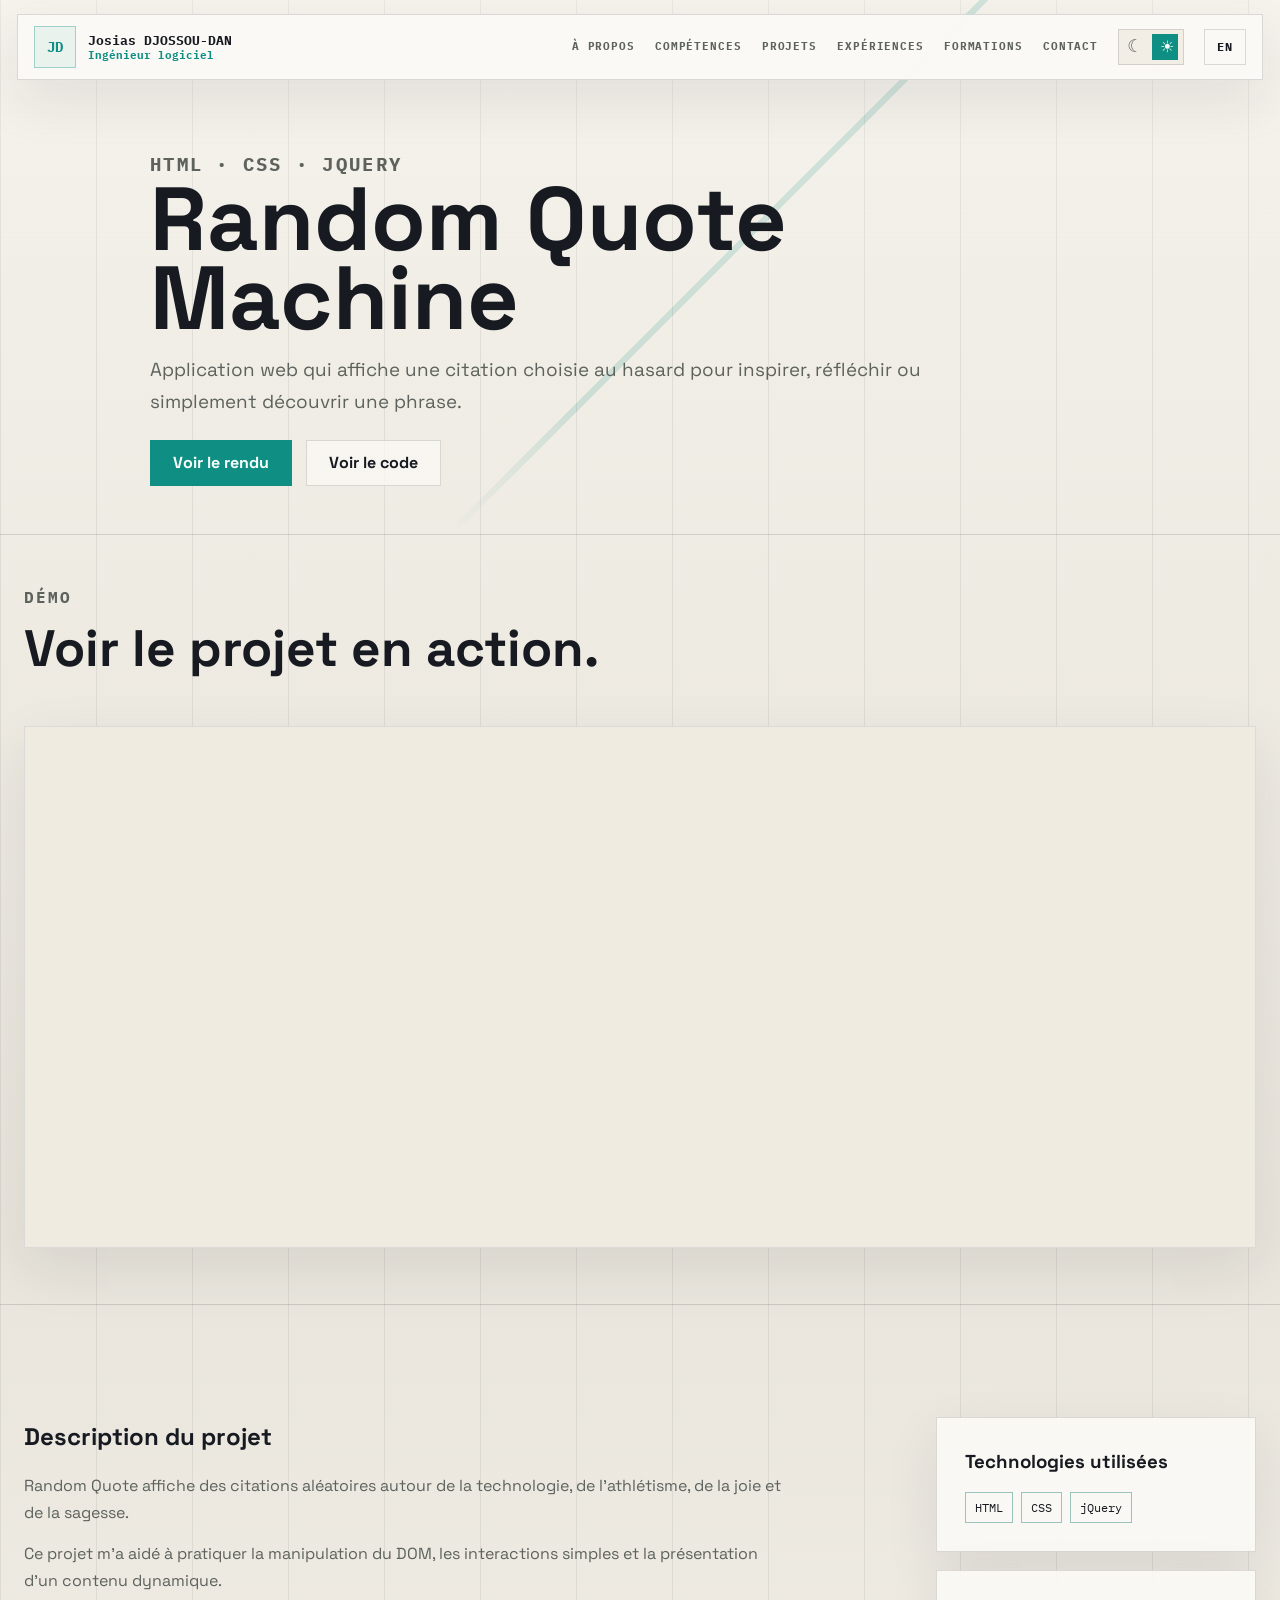
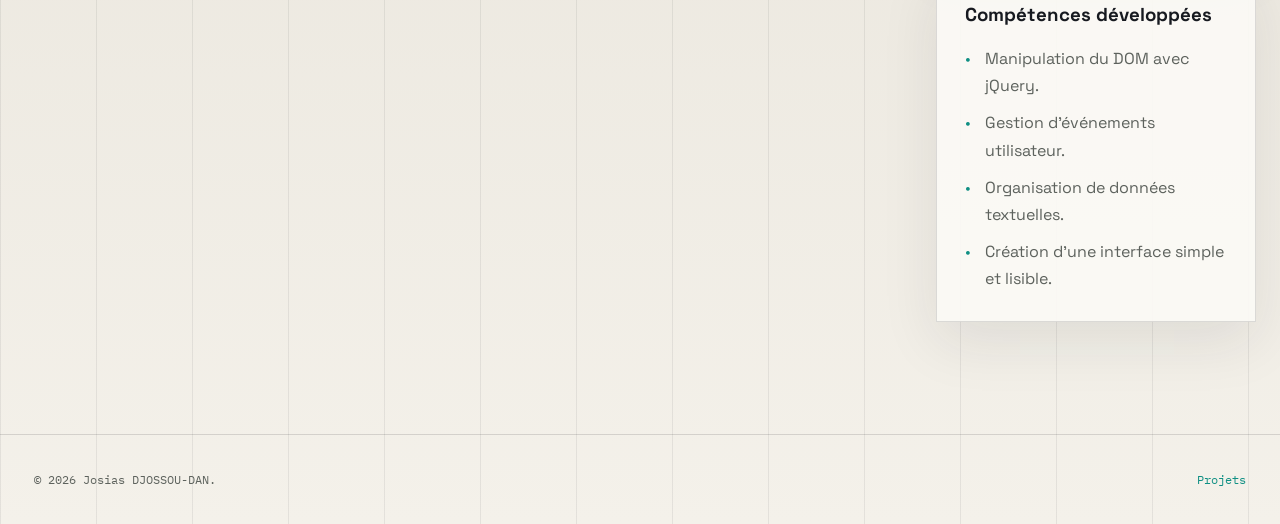
<file: random_quote.html>
<!DOCTYPE html>
<html lang="fr">

<head>
  <meta charset="UTF-8">
  <meta name="viewport" content="width=device-width, initial-scale=1.0">
  <title>Projet Random Quote | Josias DJOSSOU-DAN</title>
  <meta name="description" content="Étude du projet Random Quote Machine de Josias DJOSSOU-DAN.">
  <meta name="author" content="Josias DJOSSOU-DAN">
  <meta name="robots" content="index, follow">
  <meta name="theme-color" content="#0f8f83">
  <link rel="canonical" href="https://josiashod.github.io/random_quote.html">
  <meta property="og:type" content="article">
  <meta property="og:site_name" content="Portfolio de Josias DJOSSOU-DAN">
  <meta property="og:title" content="Projet Random Quote | Josias DJOSSOU-DAN">
  <meta property="og:description" content="Générateur de citations aléatoires en HTML, CSS et jQuery pour pratiquer les interactions web.">
  <meta property="og:url" content="https://josiashod.github.io/random_quote.html">
  <meta property="og:locale" content="fr_FR">
  <meta name="twitter:card" content="summary">
  <meta name="twitter:title" content="Projet Random Quote | Josias DJOSSOU-DAN">
  <meta name="twitter:description" content="Générateur de citations aléatoires en HTML, CSS et jQuery.">
  <link rel="preconnect" href="https://fonts.googleapis.com">
  <link rel="preconnect" href="https://fonts.gstatic.com" crossorigin>
  <link href="https://fonts.googleapis.com/css2?family=IBM+Plex+Mono:wght@400;500;700&family=Space+Grotesk:wght@400;500;600;700&display=swap" rel="stylesheet">
  <link rel="stylesheet" href="css/style.css">
   <link rel="icon" href="data:image/svg+xml,<svg xmlns='http://www.w3.org/2000/svg' viewBox='0 0 32 32'><rect width='32' height='32' rx='6' fill='%230f8f83b3'/><text x='50%25' y='50%25' dominant-baseline='central' text-anchor='middle' font-family='monospace' font-weight='700' font-size='13' fill='%23fff'>JD</text></svg>" type="image/svg+xml">
</head>

<body>
  <header class="site-header">
    <a href="./index.html" class="brand header-profile" aria-label="Accueil"><span class="profile-avatar">JD</span><span class="header-profile-text"><strong>Josias DJOSSOU-DAN</strong><small data-i18n="role">Ingénieur logiciel</small></span></a>
    <button class="menu-toggle" type="button" aria-label="Ouvrir le menu" aria-expanded="false"><span></span><span></span><span></span></button>
    <nav class="site-nav" aria-label="Navigation principale">
      <a href="./index.html#about" data-i18n="navAbout">À propos</a><a href="./index.html#skills" data-i18n="navSkills">Compétences</a><a href="./index.html#projects" data-i18n="navProjects">Projets</a><a href="./index.html#experience" data-i18n="navExperience">Expériences</a><a href="./index.html#education" data-i18n="navEducation">Formations</a><a href="./index.html#contact"  data-i18n="navContact">Contact</a>
      <button class="theme-switch nav-theme" type="button" data-theme-toggle aria-label="Changer le thème"><span class="theme-switch-track"><span class="theme-icon theme-icon-sun" aria-hidden="true"></span><span class="theme-icon theme-icon-moon" aria-hidden="true"></span><span class="theme-switch-thumb"></span></span></button>
      <button class="lang-switch" type="button" data-lang-toggle aria-label="Changer la langue">EN</button>
    </nav>
  </header>

  <main>
    <section class="project-hero">
      <div class="container project-hero-layout">
        <div class="reveal">
          <p class="project-kicker">HTML · CSS · jQuery</p>
          <h1>Random Quote Machine</h1>
          <p data-i18n-fr="Application web qui affiche une citation choisie au hasard pour inspirer, réfléchir ou simplement découvrir une phrase." data-i18n-en="Web app that displays a randomly selected quote to inspire, reflect or simply discover a sentence.">Application web qui affiche une citation choisie au hasard pour inspirer, réfléchir ou simplement découvrir une phrase.</p>
          <div class="project-actions"><a href="https://codepen.io/josiashod/full/ExmrXQW" class="btn btn-primary" target="_blank" rel="noreferrer"><span data-i18n="viewDemo">Voir le rendu</span></a><a href="https://codepen.io/josiashod/pen/ExmrXQW" class="btn btn-ghost" target="_blank" rel="noreferrer"><span data-i18n="viewCode">Voir le code</span></a></div>
        </div>
      </div>
    </section>

    <section class="section project-demo">
      <div class="container">
        <div class="section-heading reveal"><p class="eyebrow" data-i18n="demoEyebrow">Démo</p><h2 data-i18n="demoTitle">Voir le projet en action.</h2></div>
        <div class="demo-frame reveal">
          <iframe src="https://codepen.io/josiashod/full/ExmrXQW" title="Démo Random Quote Machine" loading="lazy"></iframe>
        </div>
      </div>
    </section>

    <section class="section">
      <div class="container project-detail-grid">
        <article class="project-copy reveal">
          <h2 data-i18n="projectDescription">Description du projet</h2>
          <p data-i18n-fr="Random Quote affiche des citations aléatoires autour de la technologie, de l'athlétisme, de la joie et de la sagesse." data-i18n-en="Random Quote displays random quotes about technology, athletics, joy and wisdom.">Random Quote affiche des citations aléatoires autour de la technologie, de l'athlétisme, de la joie et de la sagesse.</p>
          <p data-i18n-fr="Ce projet m'a aidé à pratiquer la manipulation du DOM, les interactions simples et la présentation d'un contenu dynamique." data-i18n-en="This project helped me practice DOM manipulation, simple interactions and dynamic content presentation.">Ce projet m'a aidé à pratiquer la manipulation du DOM, les interactions simples et la présentation d'un contenu dynamique.</p>
        </article>
        <aside class="project-side">
          <div class="project-panel reveal"><h3 data-i18n="projectTech">Technologies utilisées</h3><div class="project-tags"><span>HTML</span><span>CSS</span><span>jQuery</span></div></div>
          <div class="project-panel reveal"><h3 data-i18n="projectSkills">Compétences développées</h3><ul class="detail-list"><li data-i18n-fr="Manipulation du DOM avec jQuery." data-i18n-en="DOM manipulation with jQuery.">Manipulation du DOM avec jQuery.</li><li data-i18n-fr="Gestion d'événements utilisateur." data-i18n-en="User event handling.">Gestion d'événements utilisateur.</li><li data-i18n-fr="Organisation de données textuelles." data-i18n-en="Text data organization.">Organisation de données textuelles.</li><li data-i18n-fr="Création d'une interface simple et lisible." data-i18n-en="Creation of a simple and readable interface.">Création d'une interface simple et lisible.</li></ul></div>
        </aside>
      </div>
    </section>
  </main>

  <footer class="site-footer"><p>© <span id="year"></span> Josias DJOSSOU-DAN.</p><a href="./index.html#projects" data-i18n="navProjects"><span data-i18n="backProjects">Retour aux projets</span></a></footer>
  <script src="./index.js"></script>
</body>

</html>
</file>
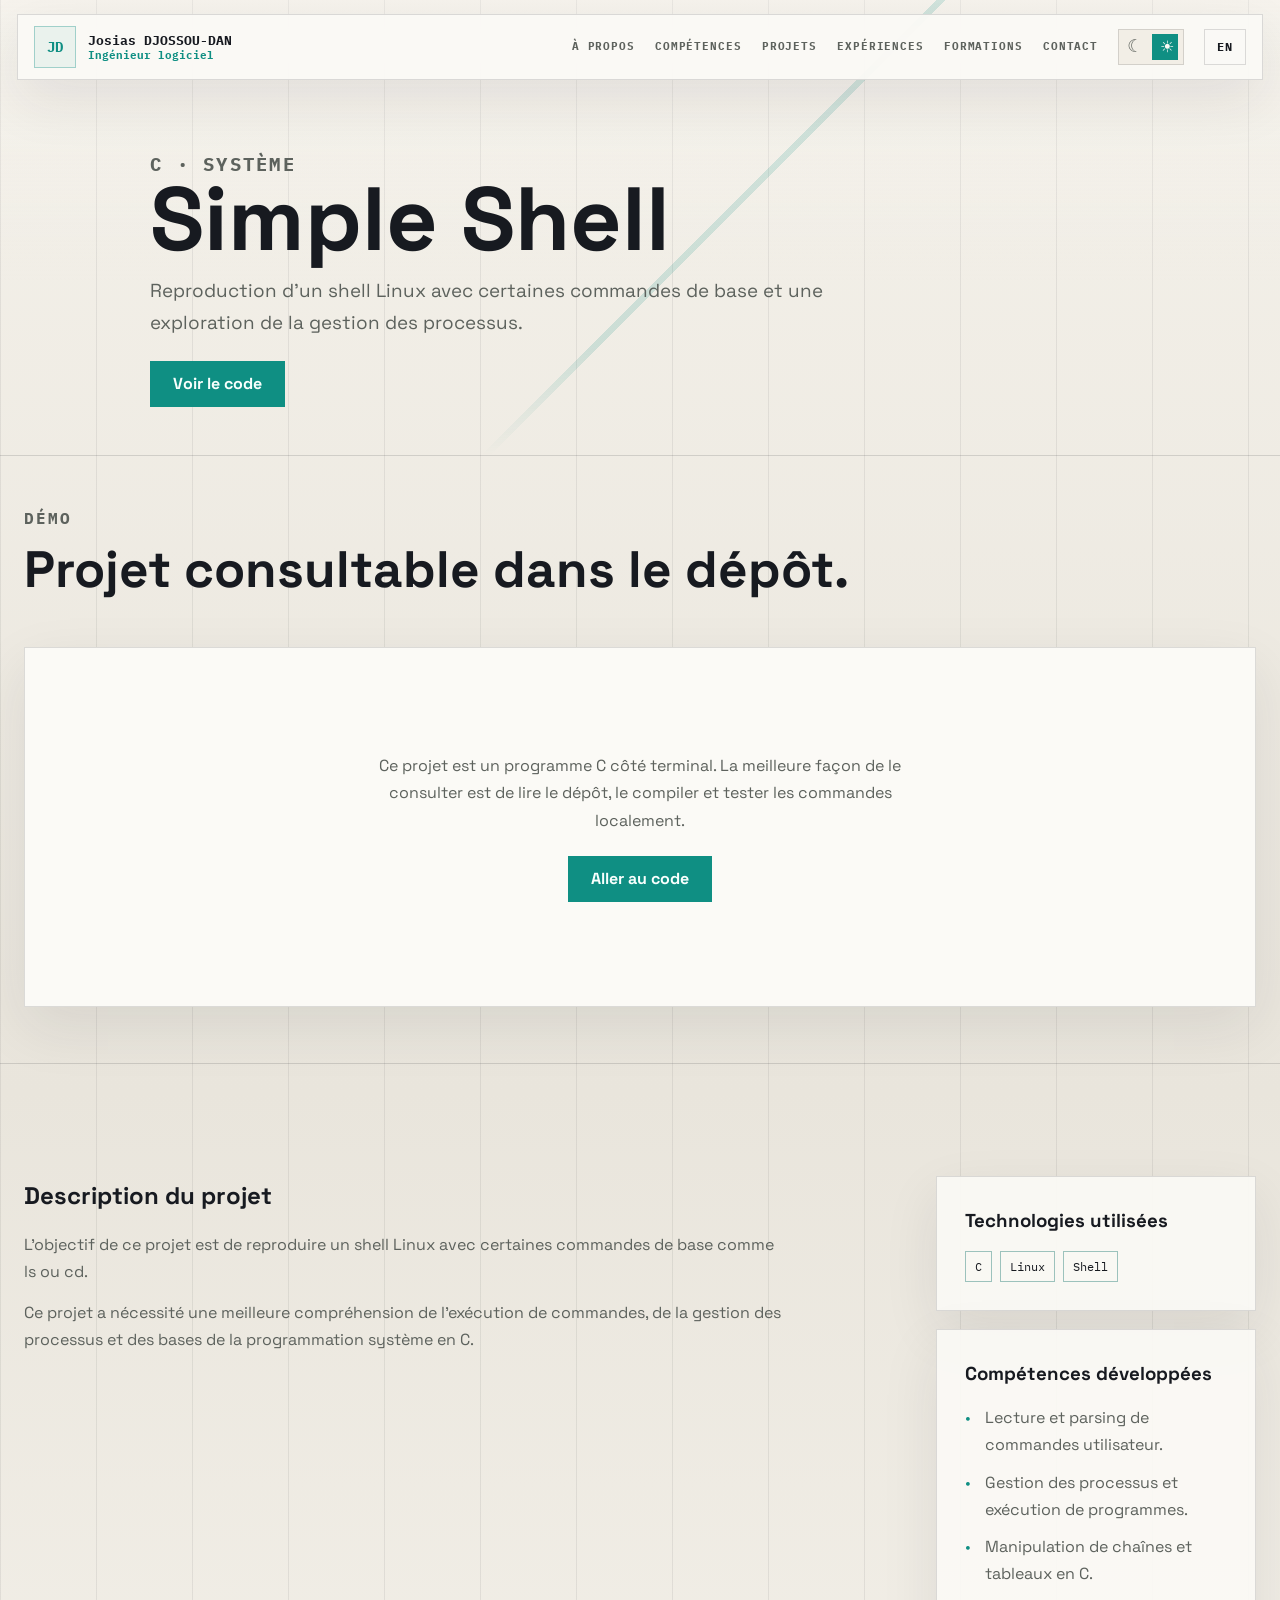
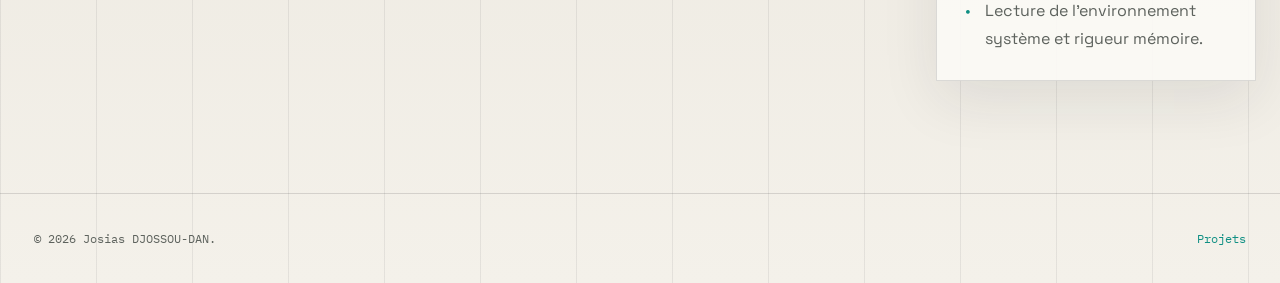
<file: simple_shell.html>
<!DOCTYPE html>
<html lang="fr">

<head>
  <meta charset="UTF-8">
  <meta name="viewport" content="width=device-width, initial-scale=1.0">
  <title>Projet Simple Shell | Josias DJOSSOU-DAN</title>
  <meta name="description" content="Étude du projet Simple Shell de Josias DJOSSOU-DAN.">
  <meta name="author" content="Josias DJOSSOU-DAN">
  <meta name="robots" content="index, follow">
  <meta name="theme-color" content="#0f8f83">
  <link rel="canonical" href="https://josiashod.github.io/simple_shell.html">
  <meta property="og:type" content="article">
  <meta property="og:site_name" content="Portfolio de Josias DJOSSOU-DAN">
  <meta property="og:title" content="Projet Simple Shell | Josias DJOSSOU-DAN">
  <meta property="og:description" content="Shell en C pour comprendre l'exécution de commandes, les processus et les bases de la programmation système.">
  <meta property="og:url" content="https://josiashod.github.io/simple_shell.html">
  <meta property="og:locale" content="fr_FR">
  <meta name="twitter:card" content="summary">
  <meta name="twitter:title" content="Projet Simple Shell | Josias DJOSSOU-DAN">
  <meta name="twitter:description" content="Shell en C pour comprendre l'exécution de commandes et les bases système.">
  <link rel="preconnect" href="https://fonts.googleapis.com">
  <link rel="preconnect" href="https://fonts.gstatic.com" crossorigin>
  <link href="https://fonts.googleapis.com/css2?family=IBM+Plex+Mono:wght@400;500;700&family=Space+Grotesk:wght@400;500;600;700&display=swap" rel="stylesheet">
  <link rel="stylesheet" href="css/style.css">
   <link rel="icon" href="data:image/svg+xml,<svg xmlns='http://www.w3.org/2000/svg' viewBox='0 0 32 32'><rect width='32' height='32' rx='6' fill='%230f8f83b3'/><text x='50%25' y='50%25' dominant-baseline='central' text-anchor='middle' font-family='monospace' font-weight='700' font-size='13' fill='%23fff'>JD</text></svg>" type="image/svg+xml">
</head>

<body>
  <header class="site-header">
    <a href="./index.html" class="brand header-profile" aria-label="Accueil"><span class="profile-avatar">JD</span><span class="header-profile-text"><strong>Josias DJOSSOU-DAN</strong><small data-i18n="role">Ingénieur logiciel</small></span></a>
    <button class="menu-toggle" type="button" aria-label="Ouvrir le menu" aria-expanded="false"><span></span><span></span><span></span></button>
    <nav class="site-nav" aria-label="Navigation principale">
      <a href="./index.html#about" data-i18n="navAbout">À propos</a><a href="./index.html#skills" data-i18n="navSkills">Compétences</a><a href="./index.html#projects" data-i18n="navProjects">Projets</a><a href="./index.html#experience" data-i18n="navExperience">Expériences</a><a href="./index.html#education" data-i18n="navEducation">Formations</a><a href="./index.html#contact"  data-i18n="navContact">Contact</a>
      <button class="theme-switch nav-theme" type="button" data-theme-toggle aria-label="Changer le thème"><span class="theme-switch-track"><span class="theme-icon theme-icon-sun" aria-hidden="true"></span><span class="theme-icon theme-icon-moon" aria-hidden="true"></span><span class="theme-switch-thumb"></span></span></button>
      <button class="lang-switch" type="button" data-lang-toggle aria-label="Changer la langue">EN</button>
    </nav>
  </header>

  <main>
    <section class="project-hero">
      <div class="container project-hero-layout">
        <div class="reveal">
          <p class="project-kicker" data-i18n-fr="C · Système" data-i18n-en="C · Systems">C · Système</p>
          <h1>Simple Shell</h1>
          <p data-i18n-fr="Reproduction d'un shell Linux avec certaines commandes de base et une exploration de la gestion des processus." data-i18n-en="Linux shell reproduction with basic commands and process-management exploration.">Reproduction d'un shell Linux avec certaines commandes de base et une exploration de la gestion des processus.</p>
          <div class="project-actions"><a href="https://github.com/josiashod/simple_shell" class="btn btn-primary" target="_blank" rel="noreferrer"><span data-i18n="viewCode">Voir le code</span></a></div>
        </div>
      </div>
    </section>

    <section class="section project-demo">
      <div class="container">
        <div class="section-heading reveal"><p class="eyebrow" data-i18n="demoEyebrow">Démo</p><h2 data-i18n="repoDemoTitle">Projet consultable dans le dépôt.</h2></div>
        <div class="demo-placeholder reveal">
          <div>
            <p data-i18n-fr="Ce projet est un programme C côté terminal. La meilleure façon de le consulter est de lire le dépôt, le compiler et tester les commandes localement." data-i18n-en="This project is a terminal-based C program. The best way to explore it is to read the repository, compile it and test commands locally.">Ce projet est un programme C côté terminal. La meilleure façon de le consulter est de lire le dépôt, le compiler et tester les commandes localement.</p>
            <div class="project-actions demo-actions"><a href="https://github.com/josiashod/simple_shell" class="btn btn-primary" target="_blank" rel="noreferrer"><span data-i18n="goCode">Aller au code</span></a></div>
          </div>
        </div>
      </div>
    </section>

    <section class="section">
      <div class="container project-detail-grid">
        <article class="project-copy reveal">
          <h2 data-i18n="projectDescription">Description du projet</h2>
          <p data-i18n-fr="L'objectif de ce projet est de reproduire un shell Linux avec certaines commandes de base comme ls ou cd." data-i18n-en="The goal of this project is to reproduce a Linux shell with basic commands such as ls or cd.">L'objectif de ce projet est de reproduire un shell Linux avec certaines commandes de base comme ls ou cd.</p>
          <p data-i18n-fr="Ce projet a nécessité une meilleure compréhension de l'exécution de commandes, de la gestion des processus et des bases de la programmation système en C." data-i18n-en="This project required a stronger understanding of command execution, process management and systems programming basics in C.">Ce projet a nécessité une meilleure compréhension de l'exécution de commandes, de la gestion des processus et des bases de la programmation système en C.</p>
        </article>
        <aside class="project-side">
          <div class="project-panel reveal"><h3 data-i18n="projectTech">Technologies utilisées</h3><div class="project-tags"><span>C</span><span>Linux</span><span>Shell</span></div></div>
          <div class="project-panel reveal"><h3 data-i18n="projectSkills">Compétences développées</h3><ul class="detail-list"><li data-i18n-fr="Lecture et parsing de commandes utilisateur." data-i18n-en="Reading and parsing user commands.">Lecture et parsing de commandes utilisateur.</li><li data-i18n-fr="Gestion des processus et exécution de programmes." data-i18n-en="Process management and program execution.">Gestion des processus et exécution de programmes.</li><li data-i18n-fr="Manipulation de chaînes et tableaux en C." data-i18n-en="String and array manipulation in C.">Manipulation de chaînes et tableaux en C.</li><li data-i18n-fr="Lecture de l'environnement système et rigueur mémoire." data-i18n-en="System environment reading and memory discipline.">Lecture de l'environnement système et rigueur mémoire.</li></ul></div>
        </aside>
      </div>
    </section>
  </main>

  <footer class="site-footer"><p>© <span id="year"></span> Josias DJOSSOU-DAN.</p><a href="./index.html#projects" data-i18n="navProjects"><span data-i18n="backProjects">Retour aux projets</span></a></footer>
  <script src="./index.js"></script>
</body>

</html>
</file>
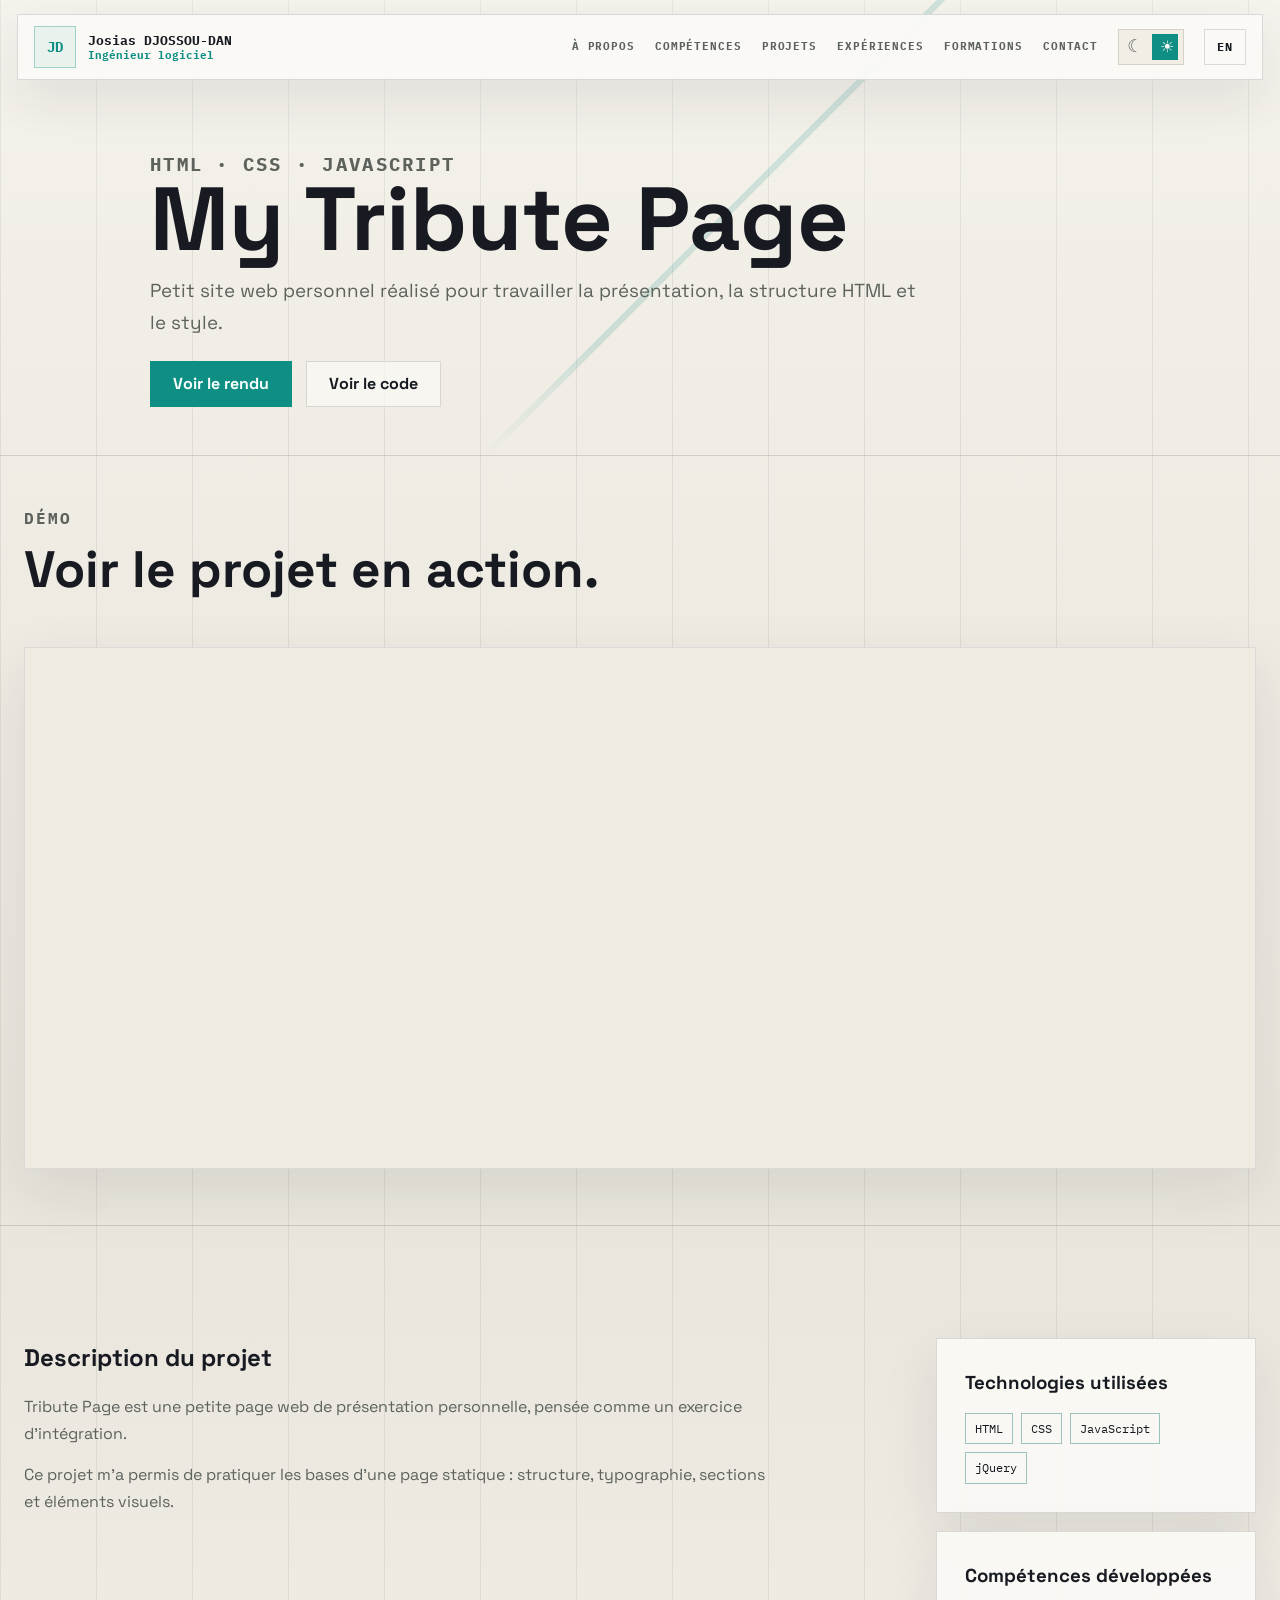
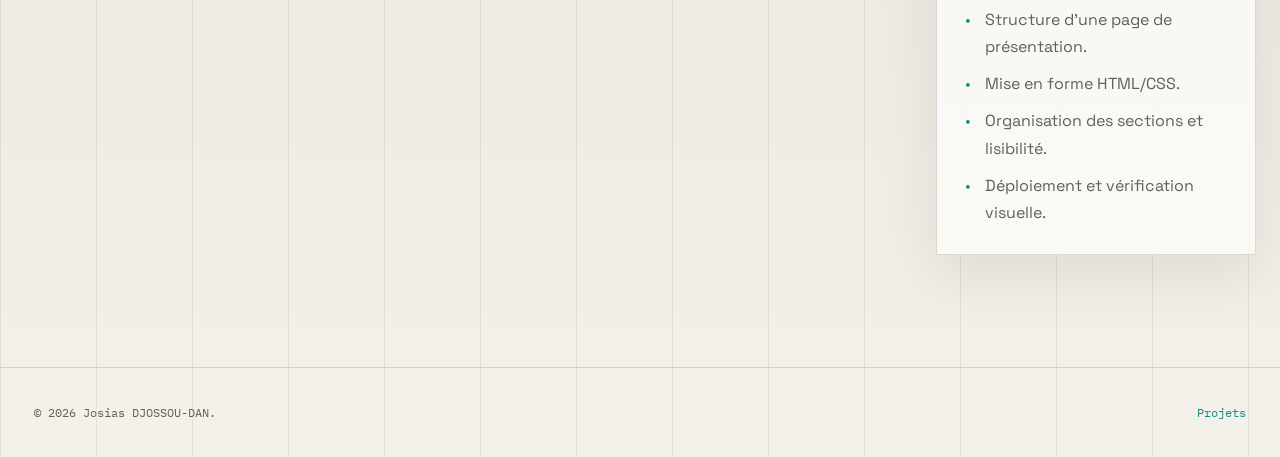
<file: tribute_page.html>
<!DOCTYPE html>
<html lang="fr">

<head>
  <meta charset="UTF-8">
  <meta name="viewport" content="width=device-width, initial-scale=1.0">
  <title>Projet Tribute Page | Josias DJOSSOU-DAN</title>
  <meta name="description" content="Étude du projet Tribute Page de Josias DJOSSOU-DAN.">
  <meta name="author" content="Josias DJOSSOU-DAN">
  <meta name="robots" content="index, follow">
  <meta name="theme-color" content="#0f8f83">
  <link rel="canonical" href="https://josiashod.github.io/tribute_page.html">
  <meta property="og:type" content="article">
  <meta property="og:site_name" content="Portfolio de Josias DJOSSOU-DAN">
  <meta property="og:title" content="Projet Tribute Page | Josias DJOSSOU-DAN">
  <meta property="og:description" content="Page statique personnelle centrée sur la structure HTML, la présentation et l'organisation du contenu.">
  <meta property="og:url" content="https://josiashod.github.io/tribute_page.html">
  <meta property="og:locale" content="fr_FR">
  <meta name="twitter:card" content="summary">
  <meta name="twitter:title" content="Projet Tribute Page | Josias DJOSSOU-DAN">
  <meta name="twitter:description" content="Page statique personnelle centrée sur la structure HTML et la présentation.">
  <link rel="preconnect" href="https://fonts.googleapis.com">
  <link rel="preconnect" href="https://fonts.gstatic.com" crossorigin>
  <link href="https://fonts.googleapis.com/css2?family=IBM+Plex+Mono:wght@400;500;700&family=Space+Grotesk:wght@400;500;600;700&display=swap" rel="stylesheet">
  <link rel="stylesheet" href="css/style.css">
   <link rel="icon" href="data:image/svg+xml,<svg xmlns='http://www.w3.org/2000/svg' viewBox='0 0 32 32'><rect width='32' height='32' rx='6' fill='%230f8f83b3'/><text x='50%25' y='50%25' dominant-baseline='central' text-anchor='middle' font-family='monospace' font-weight='700' font-size='13' fill='%23fff'>JD</text></svg>" type="image/svg+xml">
</head>

<body>
  <header class="site-header">
    <a href="./index.html" class="brand header-profile" aria-label="Accueil"><span class="profile-avatar">JD</span><span class="header-profile-text"><strong>Josias DJOSSOU-DAN</strong><small data-i18n="role">Ingénieur logiciel</small></span></a>
    <button class="menu-toggle" type="button" aria-label="Ouvrir le menu" aria-expanded="false"><span></span><span></span><span></span></button>
    <nav class="site-nav" aria-label="Navigation principale">
      <a href="./index.html#about" data-i18n="navAbout">À propos</a><a href="./index.html#skills" data-i18n="navSkills">Compétences</a><a href="./index.html#projects" data-i18n="navProjects">Projets</a><a href="./index.html#experience" data-i18n="navExperience">Expériences</a><a href="./index.html#education" data-i18n="navEducation">Formations</a><a href="./index.html#contact"  data-i18n="navContact">Contact</a>
      <button class="theme-switch nav-theme" type="button" data-theme-toggle aria-label="Changer le thème"><span class="theme-switch-track"><span class="theme-icon theme-icon-sun" aria-hidden="true"></span><span class="theme-icon theme-icon-moon" aria-hidden="true"></span><span class="theme-switch-thumb"></span></span></button>
      <button class="lang-switch" type="button" data-lang-toggle aria-label="Changer la langue">EN</button>
    </nav>
  </header>

  <main>
    <section class="project-hero">
      <div class="container project-hero-layout">
        <div class="reveal">
          <p class="project-kicker">HTML · CSS · JavaScript</p>
          <h1>My Tribute Page</h1>
          <p data-i18n-fr="Petit site web personnel réalisé pour travailler la présentation, la structure HTML et le style." data-i18n-en="Small personal website built to practice presentation, HTML structure and styling.">Petit site web personnel réalisé pour travailler la présentation, la structure HTML et le style.</p>
          <div class="project-actions"><a href="https://josiashod.netlify.app/" class="btn btn-primary" target="_blank" rel="noreferrer"><span data-i18n="viewDemo">Voir le rendu</span></a><a href="https://github.com/josiashod/birthday/" class="btn btn-ghost" target="_blank" rel="noreferrer"><span data-i18n="viewCode">Voir le code</span></a></div>
        </div>
      </div>
    </section>

    <section class="section project-demo">
      <div class="container">
        <div class="section-heading reveal"><p class="eyebrow" data-i18n="demoEyebrow">Démo</p><h2 data-i18n="demoTitle">Voir le projet en action.</h2></div>
        <div class="demo-frame reveal">
          <iframe src="https://josiashod.netlify.app/" title="Démo Tribute Page" loading="lazy"></iframe>
        </div>
      </div>
    </section>

    <section class="section">
      <div class="container project-detail-grid">
        <article class="project-copy reveal">
          <h2 data-i18n="projectDescription">Description du projet</h2>
          <p data-i18n-fr="Tribute Page est une petite page web de présentation personnelle, pensée comme un exercice d'intégration." data-i18n-en="Tribute Page is a small personal presentation page designed as an integration exercise.">Tribute Page est une petite page web de présentation personnelle, pensée comme un exercice d'intégration.</p>
          <p data-i18n-fr="Ce projet m'a permis de pratiquer les bases d'une page statique : structure, typographie, sections et éléments visuels." data-i18n-en="This project helped me practice the basics of a static page: structure, typography, sections and visual elements.">Ce projet m'a permis de pratiquer les bases d'une page statique : structure, typographie, sections et éléments visuels.</p>
        </article>
        <aside class="project-side">
          <div class="project-panel reveal"><h3 data-i18n="projectTech">Technologies utilisées</h3><div class="project-tags"><span>HTML</span><span>CSS</span><span>JavaScript</span><span>jQuery</span></div></div>
          <div class="project-panel reveal"><h3 data-i18n="projectSkills">Compétences développées</h3><ul class="detail-list"><li data-i18n-fr="Structure d'une page de présentation." data-i18n-en="Presentation page structure.">Structure d'une page de présentation.</li><li data-i18n-fr="Mise en forme HTML/CSS." data-i18n-en="HTML/CSS styling.">Mise en forme HTML/CSS.</li><li data-i18n-fr="Organisation des sections et lisibilité." data-i18n-en="Section organization and readability.">Organisation des sections et lisibilité.</li><li data-i18n-fr="Déploiement et vérification visuelle." data-i18n-en="Deployment and visual checks.">Déploiement et vérification visuelle.</li></ul></div>
        </aside>
      </div>
    </section>
  </main>

  <footer class="site-footer"><p>© <span id="year"></span> Josias DJOSSOU-DAN.</p><a href="./index.html#projects" data-i18n="navProjects"><span data-i18n="backProjects">Retour aux projets</span></a></footer>
  <script src="./index.js"></script>
</body>

</html>
</file>
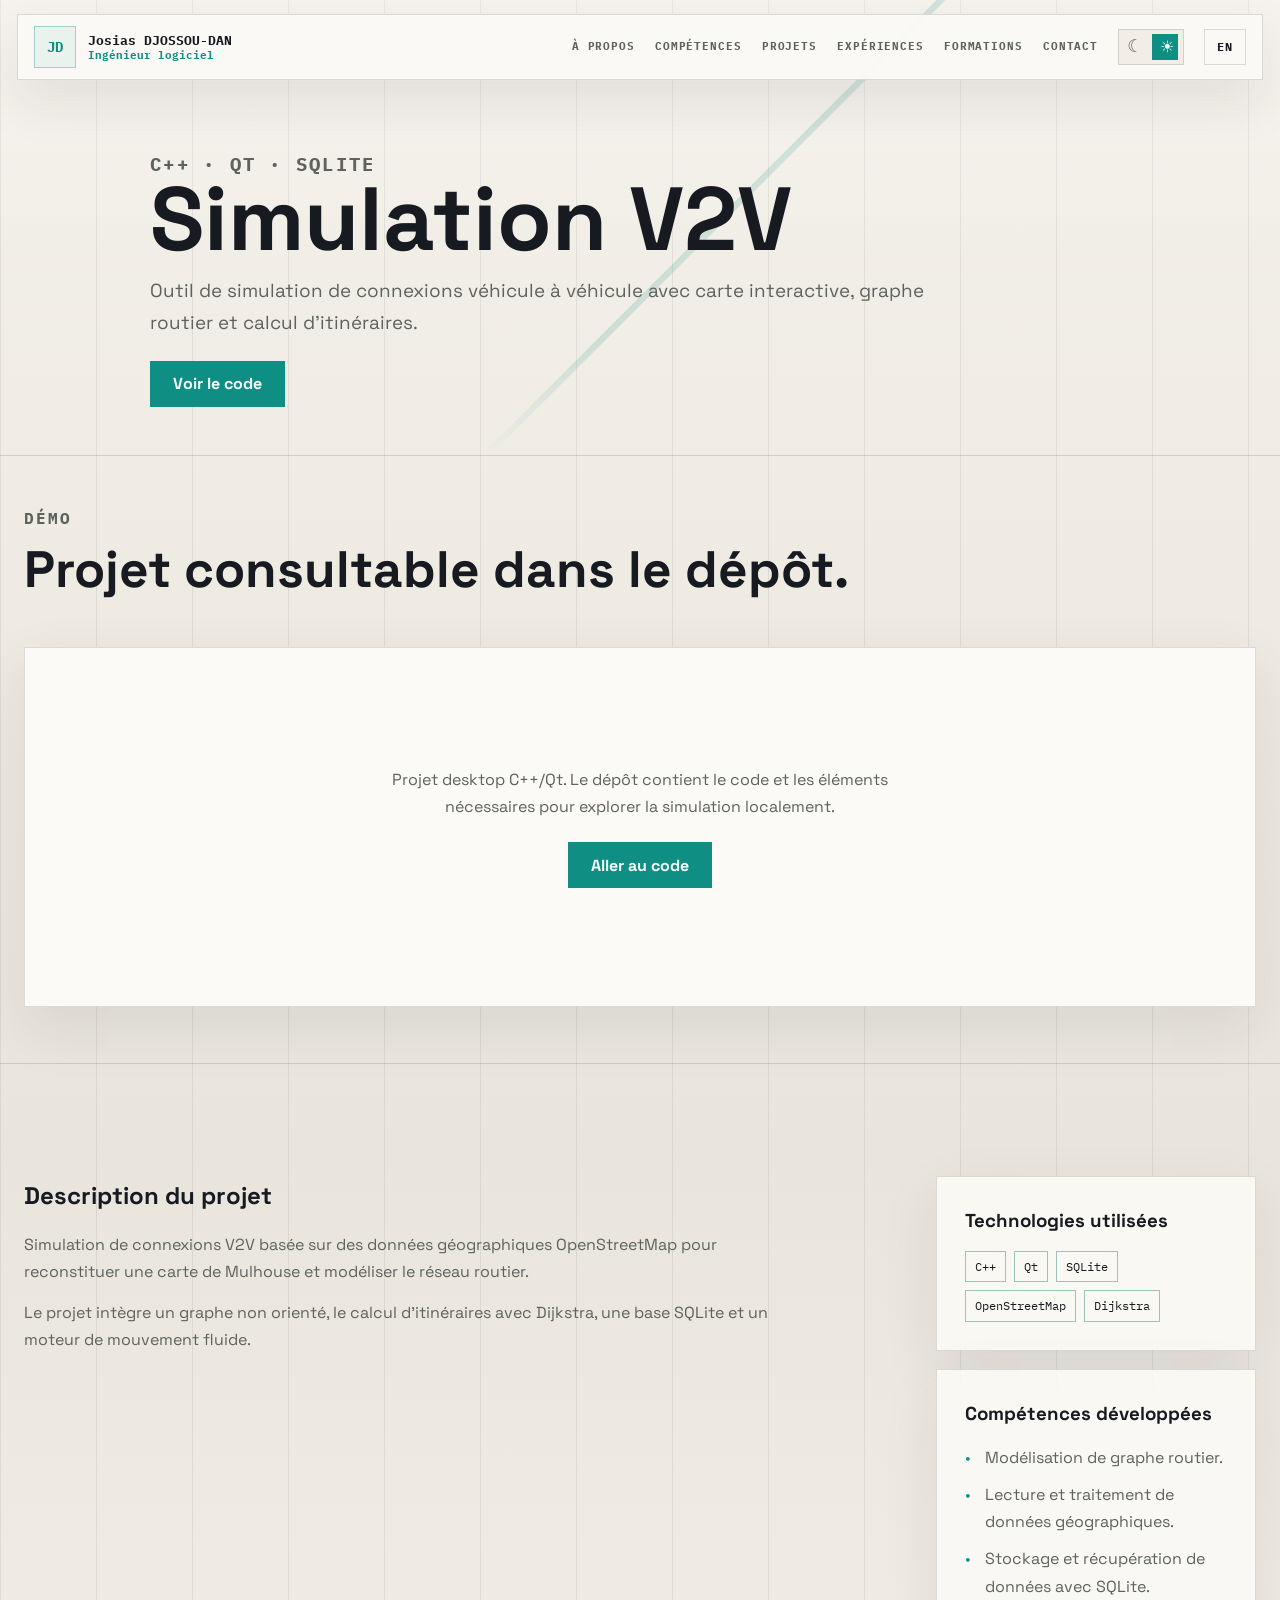
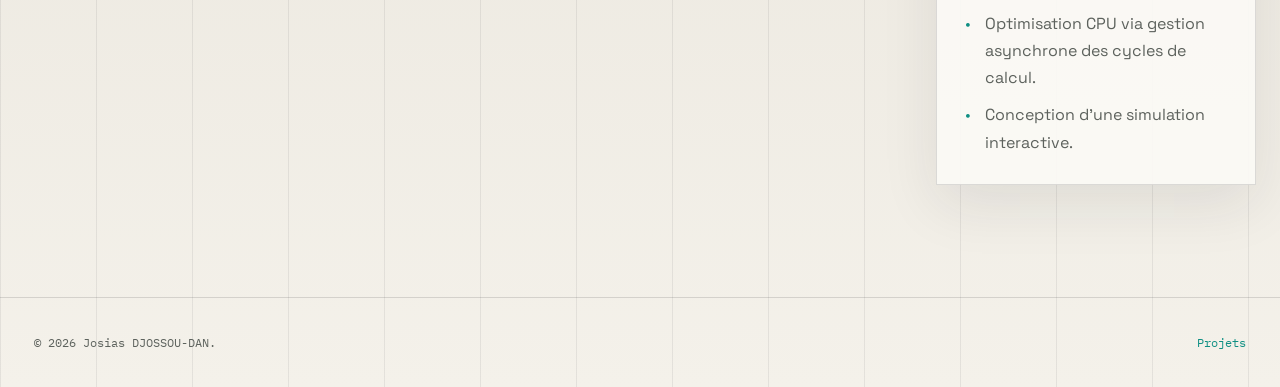
<file: v2v.html>
<!DOCTYPE html>
<html lang="fr">

<head>
  <meta charset="UTF-8">
  <meta name="viewport" content="width=device-width, initial-scale=1.0">
  <title>Projet Simulation V2V | Josias DJOSSOU-DAN</title>
  <meta name="description" content="Étude du projet de simulation V2V de Josias DJOSSOU-DAN.">
  <meta name="author" content="Josias DJOSSOU-DAN">
  <meta name="robots" content="index, follow">
  <meta name="theme-color" content="#0f8f83">
  <link rel="canonical" href="https://josiashod.github.io/v2v.html">
  <meta property="og:type" content="article">
  <meta property="og:site_name" content="Portfolio de Josias DJOSSOU-DAN">
  <meta property="og:title" content="Projet Simulation V2V | Josias DJOSSOU-DAN">
  <meta property="og:description" content="Étude d'une simulation véhicule à véhicule avec C++, Qt, graphe routier et calcul d'itinéraires.">
  <meta property="og:url" content="https://josiashod.github.io/v2v.html">
  <meta property="og:locale" content="fr_FR">
  <meta name="twitter:card" content="summary">
  <meta name="twitter:title" content="Projet Simulation V2V | Josias DJOSSOU-DAN">
  <meta name="twitter:description" content="Simulation véhicule à véhicule avec C++, Qt, graphe routier et calcul d'itinéraires.">
  <link rel="preconnect" href="https://fonts.googleapis.com">
  <link rel="preconnect" href="https://fonts.gstatic.com" crossorigin>
  <link href="https://fonts.googleapis.com/css2?family=IBM+Plex+Mono:wght@400;500;700&family=Space+Grotesk:wght@400;500;600;700&display=swap" rel="stylesheet">
  <link rel="stylesheet" href="css/style.css">
   <link rel="icon" href="data:image/svg+xml,<svg xmlns='http://www.w3.org/2000/svg' viewBox='0 0 32 32'><rect width='32' height='32' rx='6' fill='%230f8f83b3'/><text x='50%25' y='50%25' dominant-baseline='central' text-anchor='middle' font-family='monospace' font-weight='700' font-size='13' fill='%23fff'>JD</text></svg>" type="image/svg+xml">
</head>

<body>
  <header class="site-header">
    <a href="./index.html" class="brand header-profile" aria-label="Accueil"><span class="profile-avatar">JD</span><span class="header-profile-text"><strong>Josias DJOSSOU-DAN</strong><small data-i18n="role">Ingénieur logiciel</small></span></a>
    <button class="menu-toggle" type="button" aria-label="Ouvrir le menu" aria-expanded="false"><span></span><span></span><span></span></button>
    <nav class="site-nav" aria-label="Navigation principale">
      <a href="./index.html#about" data-i18n="navAbout">À propos</a><a href="./index.html#skills" data-i18n="navSkills">Compétences</a><a href="./index.html#projects" data-i18n="navProjects">Projets</a><a href="./index.html#experience" data-i18n="navExperience">Expériences</a><a href="./index.html#education" data-i18n="navEducation">Formations</a><a href="./index.html#contact"  data-i18n="navContact">Contact</a>
      <button class="theme-switch nav-theme" type="button" data-theme-toggle aria-label="Changer le thème"><span class="theme-switch-track"><span class="theme-icon theme-icon-sun" aria-hidden="true"></span><span class="theme-icon theme-icon-moon" aria-hidden="true"></span><span class="theme-switch-thumb"></span></span></button>
      <button class="lang-switch" type="button" data-lang-toggle aria-label="Changer la langue">EN</button>
    </nav>
  </header>

  <main>
    <section class="project-hero">
      <div class="container project-hero-layout">
        <div class="reveal">
          <p class="project-kicker">C++ · Qt · SQLite</p>
          <h1>Simulation V2V</h1>
          <p data-i18n-fr="Outil de simulation de connexions véhicule à véhicule avec carte interactive, graphe routier et calcul d'itinéraires." data-i18n-en="Vehicle-to-vehicle connection simulation tool with interactive map, road graph and route calculation.">Outil de simulation de connexions véhicule à véhicule avec carte interactive, graphe routier et calcul d'itinéraires.</p>
          <div class="project-actions"><a href="https://github.com/josiashod/reseau_v2v" class="btn btn-primary" target="_blank" rel="noreferrer"><span data-i18n="viewCode">Voir le code</span></a></div>
        </div>
      </div>
    </section>

    <section class="section project-demo">
      <div class="container">
        <div class="section-heading reveal"><p class="eyebrow" data-i18n="demoEyebrow">Démo</p><h2 data-i18n="repoDemoTitle">Projet consultable dans le dépôt.</h2></div>
        <div class="demo-placeholder reveal">
          <div>
            <p data-i18n-fr="Projet desktop C++/Qt. Le dépôt contient le code et les éléments nécessaires pour explorer la simulation localement." data-i18n-en="C++/Qt desktop project. The repository contains the code and required files to explore the simulation locally.">Projet desktop C++/Qt. Le dépôt contient le code et les éléments nécessaires pour explorer la simulation localement.</p>
            <div class="project-actions demo-actions"><a href="https://github.com/josiashod/reseau_v2v" class="btn btn-primary" target="_blank" rel="noreferrer"><span data-i18n="goCode">Aller au code</span></a></div>
          </div>
        </div>
      </div>
    </section>

    <section class="section">
      <div class="container project-detail-grid">
        <article class="project-copy reveal">
          <h2 data-i18n="projectDescription">Description du projet</h2>
          <p data-i18n-fr="Simulation de connexions V2V basée sur des données géographiques OpenStreetMap pour reconstituer une carte de Mulhouse et modéliser le réseau routier." data-i18n-en="V2V connection simulation based on OpenStreetMap geographic data to recreate a Mulhouse map and model the road network.">Simulation de connexions V2V basée sur des données géographiques OpenStreetMap pour reconstituer une carte de Mulhouse et modéliser le réseau routier.</p>
          <p data-i18n-fr="Le projet intègre un graphe non orienté, le calcul d'itinéraires avec Dijkstra, une base SQLite et un moteur de mouvement fluide." data-i18n-en="The project includes an undirected graph, route calculation with Dijkstra, a SQLite database and a smooth movement engine.">Le projet intègre un graphe non orienté, le calcul d'itinéraires avec Dijkstra, une base SQLite et un moteur de mouvement fluide.</p>
        </article>
        <aside class="project-side">
          <div class="project-panel reveal"><h3 data-i18n="projectTech">Technologies utilisées</h3><div class="project-tags"><span>C++</span><span>Qt</span><span>SQLite</span><span>OpenStreetMap</span><span>Dijkstra</span></div></div>
          <div class="project-panel reveal"><h3 data-i18n="projectSkills">Compétences développées</h3><ul class="detail-list"><li data-i18n-fr="Modélisation de graphe routier." data-i18n-en="Road graph modeling.">Modélisation de graphe routier.</li><li data-i18n-fr="Lecture et traitement de données géographiques." data-i18n-en="Reading and processing geographic data.">Lecture et traitement de données géographiques.</li><li data-i18n-fr="Stockage et récupération de données avec SQLite." data-i18n-en="Data storage and retrieval with SQLite.">Stockage et récupération de données avec SQLite.</li><li data-i18n-fr="Optimisation CPU via gestion asynchrone des cycles de calcul." data-i18n-en="CPU optimization through asynchronous calculation-cycle management.">Optimisation CPU via gestion asynchrone des cycles de calcul.</li><li data-i18n-fr="Conception d'une simulation interactive." data-i18n-en="Interactive simulation design.">Conception d'une simulation interactive.</li></ul></div>
        </aside>
      </div>
    </section>
  </main>

  <footer class="site-footer"><p>© <span id="year"></span> Josias DJOSSOU-DAN.</p><a href="./index.html#projects" data-i18n="navProjects"><span data-i18n="backProjects">Retour aux projets</span></a></footer>
  <script src="./index.js"></script>
</body>

</html>
</file>
<file: css/style.css>
:root {
  --bg: #11131a;
  --bg-2: #171a22;
  --surface: #1d212b;
  --surface-2: #252a35;
  --surface-3: #0d1016;
  --text: #f4f1ea;
  --muted: #b1b3ad;
  --muted-2: #7e837c;
  --line: rgba(244, 241, 234, 0.13);
  --line-strong: rgba(15, 143, 131, 0.42);
  --green: #0f8f83;
  --green-2: #0b625b;
  --cyan: #b7c7a2;
  --yellow: #d7c58f;
  --coral: #c97878;
  --shadow: 0 18px 48px rgba(0, 0, 0, 0.16);
  --sans: "Space Grotesk", system-ui, sans-serif;
  --mono: "IBM Plex Mono", monospace;
}

body[data-theme="light"] {
  --bg: #f4f1ea;
  --bg-2: #e9e5dc;
  --surface: #fbfaf6;
  --surface-2: #efebe1;
  --surface-3: #20242d;
  --text: #171a20;
  --muted: #5d625d;
  --muted-2: #82877f;
  --line: rgba(23, 26, 32, 0.14);
  --line-strong: rgba(15, 143, 131, 0.48);
  --green: #0f8f83;
  --green-2: #0b625b;
  --cyan: #657e52;
  --yellow: #a98f4e;
  --coral: #a95e5e;
  --shadow: 0 20px 55px rgba(31, 35, 42, 0.09);
}

* {
  box-sizing: border-box;
  margin: 0;
  padding: 0;
}

html {
  scroll-behavior: smooth;
}

body {
  background:
    linear-gradient(90deg, color-mix(in srgb, var(--line) 52%, transparent) 1px, transparent 1px) 0 0 / 96px 96px,
    linear-gradient(180deg, var(--bg), var(--bg-2) 58%, var(--bg));
  color: var(--text);
  font-family: var(--sans);
  line-height: 1.7;
  overflow-x: hidden;
}

body.menu-open {
  overflow: hidden;
}

img {
  display: block;
  max-width: 100%;
}

a {
  color: inherit;
  text-decoration: none;
}

ul {
  list-style: none;
}

button,
input,
textarea {
  font: inherit;
}

button {
  cursor: pointer;
}

.container {
  width: min(1320px, calc(100% - 48px));
  margin: 0 auto;
}

.site-header {
  position: fixed;
  inset: 0 0 auto;
  z-index: 50;
  display: flex;
  align-items: center;
  justify-content: space-between;
  width: min(1320px, calc(100% - 34px));
  min-height: 66px;
  margin: 14px auto 0;
  padding: 0 16px;
  background: color-mix(in srgb, var(--surface) 88%, transparent);
  border-bottom: 1px solid var(--line);
  border: 1px solid var(--line);
  border-radius: 0;
  backdrop-filter: blur(20px);
  box-shadow: var(--shadow);
}

.brand {
  display: inline-flex;
  align-items: center;
  gap: 12px;
  font-family: var(--mono);
  font-size: 0.9rem;
  font-weight: 800;
  color: var(--text);
}

.header-profile {
  min-width: 230px;
}

.header-profile .profile-avatar {
  width: 42px;
  height: 42px;
  flex: 0 0 42px;
  border-radius: 0;
  font-size: 0.9rem;
}

.header-profile-text {
  display: grid;
  gap: 1px;
  line-height: 1.15;
}

.header-profile-text strong {
  color: var(--text);
  font-size: 0.84rem;
  letter-spacing: 0;
}

.header-profile-text small {
  color: var(--green);
  font-size: 0.68rem;
  font-weight: 700;
}

.brand img,
.brand-mark {
  width: 42px;
  height: 42px;
  border-radius: 0;
  border: 1px solid rgba(15, 143, 131, 0.32);
  background: rgba(15, 143, 131, 0.06);
}

.brand img {
  object-fit: cover;
}

.brand-mark {
  display: grid;
  place-items: center;
  color: var(--green);
}

.site-nav {
  display: flex;
  align-items: center;
  gap: 20px;
}

.site-nav a {
  color: var(--muted);
  font-family: var(--mono);
  font-size: 0.7rem;
  font-weight: 700;
  letter-spacing: 0.08em;
  text-transform: uppercase;
  transition: color 0.2s ease;
}

.site-nav a:hover,
.site-nav a.active {
  color: var(--green);
}

.site-nav .nav-cta {
  min-height: 36px;
  display: inline-flex;
  align-items: center;
  color: #f8fffd;
  background: var(--green);
  border-radius: 0;
  padding: 0 14px;
}

.site-nav .nav-cta:hover {
  color: #f8fffd;
  background: var(--green-2);
}

.menu-toggle {
  display: none;
  width: 42px;
  height: 42px;
  border: 1px solid var(--line);
  border-radius: 0;
  background: rgba(255, 255, 255, 0.03);
}

.menu-toggle span {
  display: block;
  width: 20px;
  height: 2px;
  margin: 5px auto;
  background: var(--text);
  border-radius: 0;
  transition: transform 0.2s ease, opacity 0.2s ease;
}

.menu-toggle.is-open span:nth-child(1) {
  transform: translateY(7px) rotate(45deg);
}

.menu-toggle.is-open span:nth-child(2) {
  opacity: 0;
}

.menu-toggle.is-open span:nth-child(3) {
  transform: translateY(-7px) rotate(-45deg);
}

.hero {
  position: relative;
  min-height: auto;
  display: flex;
  align-items: center;
  padding: 86px 14px 18px;
  overflow: hidden;
}

.hero::before,
.project-hero::before {
  content: "";
  position: absolute;
  inset: 0;
  z-index: 0;
  background:
    linear-gradient(135deg, transparent 0 54%, color-mix(in srgb, var(--green) 16%, transparent) 54% 54.5%, transparent 54.5%),
    linear-gradient(180deg, color-mix(in srgb, var(--surface) 26%, transparent), transparent 62%);
  mask-image: linear-gradient(to bottom, #000 0 76%, transparent);
}

.hero::before {
  animation: heroGridDrift 10s linear infinite;
}

.hero::after {
  display: none;
  content: "";
  position: absolute;
  inset: -90px;
  z-index: 1;
  background:
    linear-gradient(color-mix(in srgb, var(--green) 32%, transparent) 1.75px, transparent 1.75px),
    linear-gradient(90deg, color-mix(in srgb, var(--text) 19%, transparent) 1.75px, transparent 1.75px);
  background-size: 54px 54px;
  background-position: 0 0, 0 0;
  opacity: 0.36;
  mix-blend-mode: screen;
  pointer-events: none;
  animation: heroGridSlide 6.5s linear infinite;
  will-change: transform, background-position, opacity;
}

body[data-theme="light"] .hero::after {
  background:
    linear-gradient(color-mix(in srgb, var(--green) 42%, transparent) 1.75px, transparent 1.75px),
    linear-gradient(90deg, color-mix(in srgb, var(--text) 25%, transparent) 1.75px, transparent 1.75px);
  background-size: 54px 54px;
  mix-blend-mode: multiply;
  opacity: 0.3;
}

.hero-bento {
  position: relative;
  z-index: 2;
  width: 100%;
  display: grid;
  grid-template-columns: repeat(12, minmax(0, 1fr));
  grid-template-rows: minmax(215px, 0.8fr) minmax(215px, 0.8fr) minmax(155px, auto);
  gap: 0;
  border-top: 1px solid var(--line);
  border-left: 1px solid var(--line);
}

.hero-cell {
  position: relative;
  overflow: hidden;
  min-height: 100%;
  padding: clamp(22px, 2.6vw, 38px);
  border-right: 1px solid var(--line);
  border-bottom: 1px solid var(--line);
  background: color-mix(in srgb, var(--surface) 88%, transparent);
}

.hero-cell > * {
  position: relative;
  z-index: 1;
}

.hero-name-card {
  grid-column: 1 / span 7;
  grid-row: 1 / span 2;
  min-height: 455px;
  display: flex;
  flex-direction: column;
  justify-content: center;
  background: color-mix(in srgb, var(--bg) 78%, var(--surface));
}

.hero-name-card::before {
  content: "";
  position: absolute;
  inset: -90px;
  z-index: 0;
  background:
    linear-gradient(color-mix(in srgb, var(--green) 32%, transparent) 1.75px, transparent 1.75px),
    linear-gradient(90deg, color-mix(in srgb, var(--text) 19%, transparent) 1.75px, transparent 1.75px);
  background-size: 54px 54px;
  opacity: 0.34;
  mix-blend-mode: screen;
  animation: heroGridSlide 6.5s linear infinite;
}

body[data-theme="light"] .hero-name-card::before {
  background:
    linear-gradient(rgba(15, 143, 131, 0.46) 2px, transparent 2px),
    linear-gradient(90deg, rgba(23, 26, 32, 0.26) 2px, transparent 2px);
  background-size: 54px 54px;
  mix-blend-mode: normal;
  opacity: 0.72;
}

.hero-name-actions {
  display: grid;
  gap: 18px;
  margin-top: clamp(28px, 4vw, 46px);
}

.hero-terminal-card {
  grid-column: 8 / span 5;
  grid-row: span 2;
  padding: 0;
  background: var(--surface-3);
}

.hero-focus-card,
.hero-actions-card,
.hero-social-card {
  min-height: 155px;
}

.hero-focus-card {
  grid-column: 1 / span 4;
  display: grid;
  gap: 18px;
  align-items: end;
}

.hero-actions-card {
  grid-column: 1 / span 7;
  display: flex;
  flex-direction: column;
  justify-content: end;
  gap: 18px;
}

.hero-social-card {
  grid-column: 8 / span 6;
  display: flex;
  align-items: end;
  background: color-mix(in srgb, var(--green) 14%, var(--surface));
}

.hero-cell p {
  max-width: 32rem;
  color: var(--muted);
  font-size: clamp(1rem, 1.3vw, 1.22rem);
  line-height: 1.65;
}

.hero-inline-link {
  width: fit-content;
  color: var(--green);
  font-family: var(--mono);
  font-size: 0.78rem;
  font-weight: 800;
  letter-spacing: 0.08em;
  text-transform: uppercase;
  border-bottom: 1px solid currentColor;
}

.hero-focus-card::before,
.hero-actions-card::before,
.hero-social-card::before {
  content: "";
  position: absolute;
  inset: 0;
  z-index: 0;
  background:
    linear-gradient(color-mix(in srgb, var(--line) 82%, transparent) 1px, transparent 1px),
    linear-gradient(90deg, color-mix(in srgb, var(--line) 82%, transparent) 1px, transparent 1px);
  background-size: 28px 28px;
  opacity: 0.38;
}

.eyebrow,
.hero-kicker,
.project-kicker {
  color: var(--green);
  font-family: var(--mono);
  font-size: 0.76rem;
  font-weight: 800;
  letter-spacing: 0.12em;
  text-transform: uppercase;
}

.hero-kicker {
  display: inline-flex;
  align-items: center;
  gap: 10px;
  max-width: 100%;
  padding: 0;
  margin-bottom: 0;
  border: 0;
  border-radius: 0;
  background: transparent;
  white-space: nowrap;
}

.hero-kicker-dot {
  width: 8px;
  height: 8px;
  flex: 0 0 8px;
  border-radius: 0;
  background: var(--green);
  box-shadow: none;
}

.hero h1,
.project-hero h1 {
  position: relative;
  font-size: clamp(3.4rem, 7.8vw, 7.8rem);
  font-weight: 900;
  line-height: 0.88;
  letter-spacing: 0;
}

.glitch-name {
  position: relative;
  display: inline-block;
}

.glitch-name::before,
.glitch-name::after {
  content: attr(data-glitch);
  position: absolute;
  inset: 0;
  z-index: 1;
  color: var(--text);
  opacity: 0;
  pointer-events: none;
}

.glitch-name::before {
  transform: translate(16px, -5px);
  clip-path: inset(6% 0 58% 0);
  color: var(--green);
  text-shadow: 14px 0 color-mix(in srgb, var(--green) 44%, transparent);
  animation: titleGlitchTop 3.2s steps(1, end) infinite;
}

.glitch-name::after {
  transform: translate(-16px, 6px);
  clip-path: inset(42% 0 9% 0);
  color: var(--cyan);
  text-shadow: -14px 0 color-mix(in srgb, var(--cyan) 44%, transparent);
  animation: titleGlitchBottom 3.7s steps(1, end) infinite reverse;
}

.hero h1 strong,
.accent {
  color: transparent;
  -webkit-text-stroke: 1.5px var(--green);
  text-stroke: 1.5px var(--green);
}

.hero-text,
.section-heading p,
.project-hero p,
.project-copy p,
.timeline-item p,
.timeline-item li,
.contact-intro {
  color: var(--muted);
}

.hero-text {
  max-width: 590px;
  margin-top: 28px;
  padding-left: 24px;
  border-left: 3px solid var(--green);
  font-size: 1.02rem;
}

@keyframes heroGridSlide {
  0% {
    transform: translate3d(0, 0, 0);
    background-position: 0 0, 0 0;
    opacity: 0.36;
  }

  50% {
    transform: translate3d(-54px, 0, 0);
    background-position: -54px 0, -54px 0;
    opacity: 0.36;
  }

  100% {
    transform: translate3d(-108px, 0, 0);
    background-position: -108px 0, -108px 0;
    opacity: 0.36;
  }
}

body[data-theme="light"] .hero::after {
  animation-name: heroGridSlideLight;
}

@keyframes heroGridSlideLight {
  0% {
    transform: translate3d(0, 0, 0);
    background-position: 0 0, 0 0;
    opacity: 0.3;
  }

  50% {
    transform: translate3d(-54px, 0, 0);
    background-position: -54px 0, -54px 0;
    opacity: 0.3;
  }

  100% {
    transform: translate3d(-108px, 0, 0);
    background-position: -108px 0, -108px 0;
    opacity: 0.3;
  }
}

@keyframes heroGridDrift {
  0% {
    transform: translate3d(0, 0, 0) scale(1);
  }

  50% {
    transform: translate3d(-24px, 14px, 0) scale(1.02);
  }

  100% {
    transform: translate3d(0, 0, 0) scale(1);
  }
}

@keyframes titleGlitchTop {
  0%,
  7%,
  27%,
  100% {
    opacity: 0;
  }

  9% {
    opacity: 1;
    clip-path: inset(3% 0 76% 0);
    transform: translate(22px, -6px);
  }

  12% {
    opacity: 0.72;
    clip-path: inset(24% 0 48% 0);
    transform: translate(-16px, 3px);
  }

  15% {
    opacity: 1;
    clip-path: inset(9% 0 60% 0);
    transform: translate(12px, 1px);
  }

  18% {
    opacity: 0.64;
    clip-path: inset(37% 0 35% 0);
    transform: translate(26px, -2px);
  }

  22% {
    opacity: 0.9;
    clip-path: inset(16% 0 70% 0);
    transform: translate(-10px, -1px);
  }

  24% {
    opacity: 0;
  }
}

@keyframes titleGlitchBottom {
  0%,
  11%,
  31%,
  100% {
    opacity: 0;
  }

  13% {
    opacity: 1;
    clip-path: inset(57% 0 16% 0);
    transform: translate(-22px, 7px);
  }

  16% {
    opacity: 0.66;
    clip-path: inset(42% 0 32% 0);
    transform: translate(15px, -3px);
  }

  19% {
    opacity: 1;
    clip-path: inset(72% 0 5% 0);
    transform: translate(-9px, 3px);
  }

  22% {
    opacity: 0.62;
    clip-path: inset(18% 0 58% 0);
    transform: translate(-26px, 1px);
  }

  26% {
    opacity: 0.88;
    clip-path: inset(64% 0 20% 0);
    transform: translate(11px, 5px);
  }

  28% {
    opacity: 0;
  }
}

.hero-actions,
.hero-socials,
.project-actions,
.form-actions {
  display: flex;
  flex-wrap: wrap;
  gap: 14px;
}

.theme-switch {
  display: inline-flex;
  align-items: center;
  justify-content: center;
  min-height: 38px;
  border: 1px solid var(--line);
  border-radius: 0;
  color: var(--text);
  background: color-mix(in srgb, var(--surface-2) 74%, transparent);
  padding: 0;
}

.nav-theme {
  min-height: 36px;
  padding: 0;
}

.nav-theme .theme-switch-track {
  width: 64px;
  height: 32px;
}

.nav-theme .theme-switch-thumb {
  width: 26px;
  height: 26px;
}

.lang-switch {
  min-height: 36px;
  border: 1px solid var(--line);
  border-radius: 0;
  color: var(--text);
  background: rgba(255, 255, 255, 0.04);
  padding: 0 12px;
  font-family: var(--mono);
  font-size: 0.72rem;
  font-weight: 800;
  letter-spacing: 0.08em;
}

.lang-switch:hover {
  color: var(--green);
  border-color: var(--line-strong);
}

body[data-theme="light"] .nav-theme .theme-switch-thumb {
  transform: translateX(30px);
}

.theme-switch-track {
  position: relative;
  width: 64px;
  height: 32px;
  border-radius: 0;
  background: transparent;
  border: 0;
}

.theme-switch-thumb {
  position: absolute;
  top: 3px;
  left: 3px;
  z-index: 1;
  width: 26px;
  height: 26px;
  border-radius: 0;
  background: var(--green);
  box-shadow: none;
  transition: transform 0.2s ease;
}

body[data-theme="light"] .theme-switch-thumb {
  transform: translateX(30px);
}

.theme-icon {
  position: absolute;
  top: 3px;
  z-index: 2;
  width: 26px;
  height: 26px;
  display: grid;
  place-items: center;
  pointer-events: none;
  font-size: 0.92rem;
  line-height: 1;
  text-align: center;
}

.theme-icon-sun {
  right: 3px;
}

.theme-icon-moon {
  left: 3px;
}

.theme-icon-sun::before {
  content: "☀";
  color: var(--muted);
  font-size: 1rem;
  font-weight: 800;
}

.theme-icon-moon::before {
  content: "☾";
  color: var(--surface);
  font-size: 1.1rem;
  font-weight: 900;
}

body[data-theme="light"] .theme-icon-sun::before {
  color: var(--surface);
}

body[data-theme="light"] .theme-icon-moon::before {
  color: var(--muted);
}

.hero-actions {
  margin-top: 0;
  align-items: center;
}

.btn {
  display: inline-flex;
  align-items: center;
  justify-content: center;
  min-height: 46px;
  padding: 0 22px;
  border-radius: 0;
  border: 1px solid transparent;
  font-weight: 850;
  transition: transform 0.2s ease, border-color 0.2s ease, background 0.2s ease, color 0.2s ease;
}

.btn:hover {
  transform: translateY(-1px);
}

.btn-primary {
  color: #f8fffd;
  background: var(--green);
  border-color: var(--green);
}

.btn-primary:hover {
  background: var(--green-2);
  color: #f8fffd;
}

.btn-ghost,
.btn-dark {
  color: var(--text);
  border-color: var(--line);
  background: color-mix(in srgb, var(--surface) 72%, transparent);
}

.btn-cv {
  position: relative;
  color: var(--text);
  border: 1px dashed color-mix(in srgb, var(--green) 62%, var(--line));
  background: transparent;
}

.btn-cv::before {
  content: "↓";
  margin-right: 9px;
  color: var(--green);
  font-family: var(--mono);
}

.btn-ghost:hover,
.btn-dark:hover {
  border-color: var(--green);
  color: var(--green);
}

.hero-socials {
  display: grid;
  gap: 10px;
  margin-top: 18px;
}

.hero-socials a {
  color: var(--muted);
  font-family: var(--mono);
  font-size: 0.78rem;
  border-bottom: 1px solid transparent;
}

.hero-socials a:hover {
  color: var(--green);
  border-color: var(--green);
}

.hero-dashboard {
  position: relative;
  display: grid;
  gap: 16px;
}

.profile-card,
.mini-card,
.skill-card,
.project-card,
.timeline-card,
.contact-card,
.project-panel,
.next-card {
  border: 1px solid var(--line);
  background: color-mix(in srgb, var(--surface) 92%, transparent);
  box-shadow: var(--shadow);
}

.profile-card {
  padding: 24px;
  border-radius: 0;
}

.profile-head {
  display: flex;
  align-items: center;
  gap: 16px;
  margin-bottom: 22px;
}

.profile-head img,
.profile-avatar {
  width: 72px;
  height: 72px;
  border-radius: 0;
}

.profile-head img {
  object-fit: cover;
}

.profile-avatar {
  display: grid;
  place-items: center;
  flex: 0 0 72px;
  color: var(--green);
  border: 1px solid rgba(15, 143, 131, 0.34);
  background: rgba(15, 143, 131, 0.07);
  font-family: var(--mono);
  font-size: 1.2rem;
  font-weight: 800;
}

.profile-head h2 {
  font-size: 1.25rem;
}

.profile-head p {
  color: var(--green);
  font-family: var(--mono);
  font-size: 0.78rem;
}

.terminal {
  overflow: hidden;
  border: 1px solid color-mix(in srgb, var(--green) 36%, var(--line));
  border-radius: 0;
  background: var(--surface-3);
  min-height: 430px;
  box-shadow: var(--shadow);
}

.hero-terminal-card .terminal {
  height: 100%;
  min-height: 100%;
  border: 0;
  box-shadow: none;
}

.terminal-top {
  display: flex;
  align-items: center;
  gap: 7px;
  padding: 13px 16px;
  border-bottom: 1px solid var(--line);
}

.terminal-top span {
  width: 10px;
  height: 10px;
  border-radius: 0;
}

.terminal-top span:nth-child(1) {
  background: var(--coral);
}

.terminal-top span:nth-child(2) {
  background: var(--yellow);
}

.terminal-top span:nth-child(3) {
  background: var(--green);
}

.terminal-top strong {
  margin-left: 8px;
  color: #b7c0cf;
  font-family: var(--mono);
  font-size: 0.74rem;
  font-weight: 700;
}

.terminal pre {
  padding: 22px;
  color: #c5ccd8;
  font-family: var(--mono);
  font-size: 0.84rem;
  line-height: 1.75;
  white-space: pre-wrap;
}

.terminal b {
  color: var(--yellow);
  font-weight: 700;
}

body[data-theme="light"] .terminal-top strong {
  color: #aeb8c8;
}

body[data-theme="light"] .terminal pre {
  color: #d6dce6;
}

.terminal-cursor {
  display: inline-block;
  color: var(--green);
  font-weight: 800;
  animation: terminalBlink 0.45s steps(1, start) infinite;
}

@keyframes terminalBlink {
  50% {
    opacity: 0;
  }
}

.stats-strip {
  display: grid;
  grid-template-columns: repeat(3, 1fr);
  gap: 12px;
}

.mini-card {
  padding: 18px;
  border-radius: 0;
}

.mini-card strong {
  display: block;
  color: var(--green);
  font-family: var(--mono);
  font-size: 1.55rem;
}

.mini-card span {
  color: var(--muted);
  font-size: 0.82rem;
}

.section {
  padding: 112px 0;
  border-top: 1px solid var(--line);
}

.section.alt {
  background:
    linear-gradient(90deg, color-mix(in srgb, var(--surface) 42%, transparent), transparent 38%),
    var(--bg-2);
}

.section-heading {
  max-width: 900px;
  margin-bottom: 50px;
}

.section-heading.center {
  margin-inline: auto;
  text-align: center;
}

.section-heading h2 {
  margin-top: 10px;
  font-size: clamp(2.1rem, 4vw, 4rem);
  font-weight: 900;
  line-height: 1.08;
}

.section-heading p {
  margin-top: 14px;
  font-size: 1.02rem;
}

.about-flat {
  max-width: 1180px;
}

.about-columns {
  display: grid;
  grid-template-columns: minmax(0, 0.95fr) minmax(420px, 1fr);
  gap: 56px;
  align-items: start;
}

.about-flat h3 {
  margin-bottom: 14px;
  color: var(--green);
  font-family: var(--mono);
  font-size: 0.86rem;
  letter-spacing: 0.08em;
  text-transform: uppercase;
}

.about-flat p {
  color: var(--muted);
  font-size: clamp(1.08rem, 1.7vw, 1.36rem);
  line-height: 1.8;
}

.about-flat p + p {
  margin-top: 14px;
}

.about-know-how {
  margin-top: 0;
}

.about-know-how h3 {
  margin-bottom: 16px;
}

.know-how-list {
  display: grid;
  grid-template-columns: 1fr;
  gap: 0;
  border-top: 1px solid var(--line);
}

.know-how-list span {
  position: relative;
  min-height: 54px;
  display: flex;
  align-items: center;
  padding: 18px 14px 18px 34px;
  color: var(--text);
  border: 0;
  border-bottom: 1px solid var(--line);
  background: transparent;
  font-weight: 700;
}

.know-how-list span::before,
.timeline-item li::before {
  content: ">";
  position: absolute;
  left: 0;
  color: var(--green);
  font-family: var(--mono);
  font-weight: 800;
}

.know-how-list span::before {
  left: 14px;
}

.timeline-item li::before {
  left: 0;
  color: var(--green);
  font-family: var(--mono);
}

.skills-grid {
  display: grid;
  grid-template-columns: repeat(3, 1fr);
  gap: 0;
  border: 1px solid var(--line);
  background: transparent;
}

.skills-grid-dense {
  grid-template-columns: repeat(3, minmax(0, 1fr));
}

.skill-card {
  min-height: 210px;
  padding: 28px;
  border: 0;
  border-right: 1px solid var(--line);
  border-bottom: 1px solid var(--line);
  border-radius: 0;
  box-shadow: none;
  transition: transform 0.2s ease, border-color 0.2s ease;
}

.skill-card:nth-child(3n) {
  border-right: 0;
}

.skill-card:nth-last-child(-n + 3) {
  border-bottom: 0;
}

.skill-card:hover {
  transform: none;
  background: color-mix(in srgb, var(--surface-2) 46%, var(--surface));
}

.project-card:hover,
.next-card:hover {
  transform: translateY(-3px);
  border-color: var(--line-strong);
}

.skill-card h3 {
  margin-bottom: 18px;
  font-size: 1.05rem;
}

.tags,
.project-tags,
.skill-badges {
  display: flex;
  flex-wrap: wrap;
  gap: 8px;
}

.tags span,
.project-tags span {
  color: var(--text);
  font-family: var(--mono);
  font-size: 0.72rem;
  border: 1px solid color-mix(in srgb, var(--green) 30%, var(--line));
  border-radius: 0;
  padding: 5px 9px;
  background: transparent;
}

.skill-badges {
  gap: 10px;
}

.skill-badges span {
  display: inline-flex;
  align-items: center;
  min-height: 32px;
  color: var(--text);
  font-family: var(--mono);
  font-size: 0.76rem;
  font-weight: 800;
  border: 1px solid color-mix(in srgb, var(--green) 28%, var(--line));
  border-radius: 0;
  padding: 6px 12px;
  background: color-mix(in srgb, var(--surface-2) 66%, transparent);
}

.projects-grid {
  display: grid;
  grid-template-columns: repeat(3, minmax(0, 1fr));
  gap: 14px;
}

.projects-more {
  display: flex;
  justify-content: center;
  margin-top: 32px;
}

.project-card {
  overflow: hidden;
  border-radius: 0;
  transition: transform 0.2s ease, border-color 0.2s ease;
}

.project-card.simple {
  min-height: 310px;
}

.project-card.simple .project-body {
  min-height: 310px;
  display: flex;
  flex-direction: column;
}

.project-card.simple .project-body a {
  margin-top: auto;
}

.project-card figure {
  position: relative;
  height: 250px;
  overflow: hidden;
  background: var(--surface-2);
}

.project-card figure::after {
  content: "";
  position: absolute;
  inset: auto 0 0;
  height: 55%;
  background: linear-gradient(transparent, rgba(8, 11, 18, 0.86));
}

.project-card img {
  width: 100%;
  height: 100%;
  object-fit: cover;
  transition: transform 0.35s ease;
}

.project-card:hover img {
  transform: scale(1.05);
}

.project-body {
  padding: 26px;
}

.project-type {
  color: var(--green);
  font-family: var(--mono);
  font-size: 0.72rem;
  font-weight: 800;
  letter-spacing: 0.08em;
  text-transform: uppercase;
}

.project-body h3 {
  margin: 14px 0;
  font-size: clamp(1.2rem, 1.7vw, 1.7rem);
  line-height: 1.05;
}

.project-body p {
  color: var(--muted);
}

.project-body a {
  display: inline-flex;
  margin-top: 18px;
  color: var(--green);
  font-family: var(--mono);
  font-size: 0.78rem;
  font-weight: 800;
}

.timeline-wrap {
  display: grid;
  grid-template-columns: 1fr;
  gap: 0;
  padding-left: 0;
  border-top: 1px solid var(--line);
}

.timeline-wrap::before {
  display: none;
}

.timeline-card {
  position: relative;
  display: grid;
  grid-template-columns: max-content minmax(0, 1fr);
  column-gap: 34px;
  row-gap: 8px;
  align-items: start;
  padding: 30px 0;
  border: 0;
  border-bottom: 1px solid var(--line);
  border-radius: 0;
  background: transparent;
  box-shadow: none;
}

.timeline-card::before {
  content: none;
}

.timeline-date {
  width: max-content;
  color: var(--muted);
  font-family: var(--mono);
  font-size: 0.74rem;
  font-weight: 800;
  line-height: 1.35;
  border: 0;
  border-radius: 0;
  background: transparent;
  padding: 0;
}

.timeline-item {
  margin-top: -5px;
}

.timeline-item h3,
.timeline-item h4 {
  font-size: clamp(1.12rem, 2vw, 1.55rem);
  line-height: 1.25;
}

.timeline-item p {
  margin-top: 4px;
}

.timeline-item ul {
  margin-top: 12px;
}

.timeline-item li {
  position: relative;
  padding-left: 18px;
  margin-top: 8px;
}

.contact-layout {
  display: grid;
  grid-template-columns: 0.82fr 1.18fr;
  gap: 0;
  align-items: start;
  border: 1px solid var(--line);
  background: var(--surface);
}

.contact-card {
  border: 0;
  border-right: 1px solid var(--line);
  border-radius: 0;
  padding: 38px;
  box-shadow: none;
}

.contact-list {
  display: grid;
  gap: 12px;
  margin-top: 24px;
}

.contact-list a {
  display: flex;
  align-items: center;
  gap: 12px;
  min-height: 52px;
  padding: 0 16px;
  color: var(--muted);
  border: 1px solid var(--line);
  border-radius: 0;
  background: transparent;
  transition: border-color 0.2s ease, color 0.2s ease;
}

.contact-list svg {
  width: 22px;
  height: 22px;
  flex: 0 0 22px;
  stroke: var(--green);
  stroke-width: 1.8;
  stroke-linecap: round;
  stroke-linejoin: round;
  fill: none;
}

.contact-list svg path {
  vector-effect: non-scaling-stroke;
}

.contact-list a:hover {
  color: var(--green);
  border-color: var(--line-strong);
}

.contact-form {
  display: grid;
  gap: 16px;
  padding: 38px;
}

.form-row {
  display: grid;
  grid-template-columns: 1fr 1fr;
  gap: 16px;
}

.field {
  display: grid;
  gap: 7px;
}

.field label {
  color: var(--muted);
  font-family: var(--mono);
  font-size: 0.72rem;
  font-weight: 800;
  letter-spacing: 0.08em;
  text-transform: uppercase;
}

.field input,
.field textarea {
  width: 100%;
  border: 1px solid var(--line);
  border-radius: 0;
  outline: none;
  color: var(--text);
  background: transparent;
  padding: 13px 15px;
  resize: vertical;
  transition: border-color 0.2s ease, background 0.2s ease;
}

.field input:focus,
.field textarea:focus {
  border-color: var(--green);
  background: rgba(15, 143, 131, 0.045);
}

.form-note {
  color: var(--muted-2);
  font-size: 0.86rem;
}

.site-footer {
  display: flex;
  justify-content: space-between;
  align-items: center;
  gap: 20px;
  padding: 34px;
  color: var(--muted);
  border-top: 1px solid var(--line);
  font-family: var(--mono);
  font-size: 0.78rem;
}

.site-footer a {
  color: var(--green);
}

.project-hero {
  position: relative;
  padding: 132px 0 48px;
  overflow: hidden;
}

.project-hero-layout {
  position: relative;
  z-index: 1;
  display: block;
  max-width: 980px;
}

.project-hero p {
  max-width: 780px;
  margin-top: 16px;
  font-size: clamp(1rem, 1.5vw, 1.18rem);
}

.project-hero h1 {
  font-size: clamp(3.4rem, 7vw, 6.8rem);
}

.project-actions {
  margin-top: 22px;
}

.project-preview {
  overflow: hidden;
  border: 1px solid var(--line);
  border-radius: 0;
  background: var(--surface);
  box-shadow: var(--shadow);
}

.project-preview img {
  width: 100%;
  aspect-ratio: 16 / 10;
  object-fit: cover;
}

.project-demo {
  padding-top: 34px;
  padding-bottom: 56px;
}

.demo-frame,
.demo-placeholder {
  overflow: hidden;
  border: 1px solid var(--line);
  border-radius: 0;
  background: var(--surface);
  box-shadow: var(--shadow);
}

.demo-frame iframe {
  display: block;
  width: 100%;
  min-height: 520px;
  border: 0;
  background: var(--surface-2);
}

.demo-placeholder {
  min-height: 360px;
  display: grid;
  place-items: center;
  padding: 30px;
  text-align: center;
}

.demo-placeholder p {
  max-width: 560px;
  color: var(--muted);
}

.demo-actions {
  justify-content: center;
  margin-top: 22px;
}

.detail-list {
  display: grid;
  gap: 10px;
}

.detail-list li {
  position: relative;
  padding-left: 20px;
  color: var(--muted);
}

.detail-list li::before {
  content: "•";
  position: absolute;
  left: 0;
  color: var(--green);
}

.project-detail-grid {
  display: grid;
  grid-template-columns: minmax(0, 1fr) 320px;
  gap: 36px;
  align-items: start;
}

.project-copy {
  padding: 0;
  max-width: 760px;
}

.project-copy h2 {
  margin-bottom: 14px;
}

.project-panel {
  border-radius: 0;
  padding: 28px;
}

.project-panel h2,
.project-panel h3 {
  margin-bottom: 14px;
}

.project-copy p + p {
  margin-top: 14px;
}

.project-side {
  display: grid;
  gap: 18px;
}

.next-projects {
  display: grid;
  grid-template-columns: repeat(3, 1fr);
  gap: 18px;
}

.next-card {
  min-height: 130px;
  padding: 20px;
  border-radius: 0;
  transition: transform 0.2s ease, border-color 0.2s ease;
}

.next-card span {
  color: var(--green);
  font-family: var(--mono);
  font-size: 0.72rem;
  font-weight: 800;
}

.next-card h3 {
  margin-top: 8px;
  font-size: 1rem;
}

.reveal {
  opacity: 0;
  transform: translateY(24px);
  transition: opacity 0.65s ease, transform 0.65s ease;
}

.reveal.in-view {
  opacity: 1;
  transform: translateY(0);
}

@media (max-width: 1050px) {
  .site-header {
    min-height: 64px;
    width: min(100% - 24px, 1320px);
    margin-top: 10px;
    padding: 0 16px;
  }

  .header-profile {
    min-width: 0;
  }

  .menu-toggle {
    display: block;
  }

  .site-nav {
    position: fixed;
    top: 64px;
    left: 12px;
    right: 12px;
    display: grid;
    gap: 0;
    padding: 18px 22px 26px;
    background: color-mix(in srgb, var(--surface) 96%, #000 4%);
    border: 1px solid var(--line);
    border-radius: 0;
    transform: translateY(-120%);
    opacity: 0;
    pointer-events: none;
    transition: transform 0.25s ease, opacity 0.25s ease;
  }

  .site-nav.is-open {
    transform: translateY(0);
    opacity: 1;
    pointer-events: auto;
  }

  .site-nav a {
    padding: 13px 0;
  }

  .site-nav .nav-cta {
    justify-content: center;
    margin-top: 8px;
  }

  .nav-theme,
  .lang-switch {
    justify-content: center;
    margin-top: 12px;
  }

  .about-columns,
  .contact-layout,
  .project-hero-layout,
  .project-detail-grid {
    grid-template-columns: 1fr;
  }

  .hero-bento {
    grid-template-columns: repeat(6, minmax(0, 1fr));
    grid-template-rows: auto;
  }

  .hero-name-card,
  .hero-terminal-card {
    grid-column: 1 / span 6;
    grid-row: auto;
  }

  .hero-terminal-card {
    display: none;
  }

  .hero-focus-card,
  .hero-actions-card,
  .hero-social-card {
    grid-column: span 3;
  }

  .hero-focus-card {
    grid-column: span 6;
  }

  .skills-grid,
  .projects-grid {
    grid-template-columns: repeat(2, 1fr);
  }

  .skill-card:nth-child(3n) {
    border-right: 1px solid var(--line);
  }

  .skill-card:nth-child(2n) {
    border-right: 0;
  }

  .skill-card:nth-last-child(-n + 3) {
    border-bottom: 1px solid var(--line);
  }

  .skill-card:nth-last-child(-n + 2) {
    border-bottom: 0;
  }

  .timeline-card {
    grid-template-columns: max-content minmax(0, 1fr);
    column-gap: 16px;
  }

  .timeline-card::before {
    display: none;
  }
}

@media (max-width: 760px) {
  .site-header {
    padding: 0 18px;
  }

  .header-profile-text {
    display: none;
  }

  .hero {
    min-height: auto;
    padding: 96px 12px 16px;
  }

  .hero-bento {
    grid-template-columns: 1fr;
    grid-template-rows: auto;
  }

  .hero-name-card,
  .hero-terminal-card,
  .hero-focus-card,
  .hero-actions-card,
  .hero-social-card {
    grid-column: 1;
    min-height: auto;
  }

  .hero-name-card {
    min-height: 520px;
  }

  .hero-terminal-card {
    min-height: 420px;
  }

  .hero-text {
    padding-left: 16px;
  }

  .section {
    padding: 74px 0;
  }

  .skills-grid,
  .projects-grid,
  .know-how-list,
  .timeline-wrap,
  .next-projects,
  .form-row {
    grid-template-columns: 1fr;
  }

  .skill-card,
  .skill-card:nth-child(2n),
  .skill-card:nth-child(3n) {
    border-right: 0;
  }

  .skill-card:nth-last-child(-n + 2) {
    border-bottom: 1px solid var(--line);
  }

  .skill-card:last-child {
    border-bottom: 0;
  }

  .timeline-card,
  .contact-layout {
    grid-template-columns: 1fr;
  }

  .contact-card {
    border-right: 0;
    border-bottom: 1px solid var(--line);
    padding: 26px;
  }

  .contact-form {
    padding: 26px;
  }

  .project-card figure {
    height: 220px;
  }

  .site-footer {
    flex-direction: column;
    padding: 24px 18px;
    text-align: center;
  }
}

@media (max-width: 480px) {
  .container {
    width: min(100% - 28px, 1320px);
  }

  .hero h1,
  .project-hero h1 {
    font-size: 3.1rem;
  }

  .hero-actions .btn,
  .project-actions .btn,
  .form-actions .btn {
    width: 100%;
  }

  .stats-strip {
    grid-template-columns: 1fr;
  }
}
</file>
